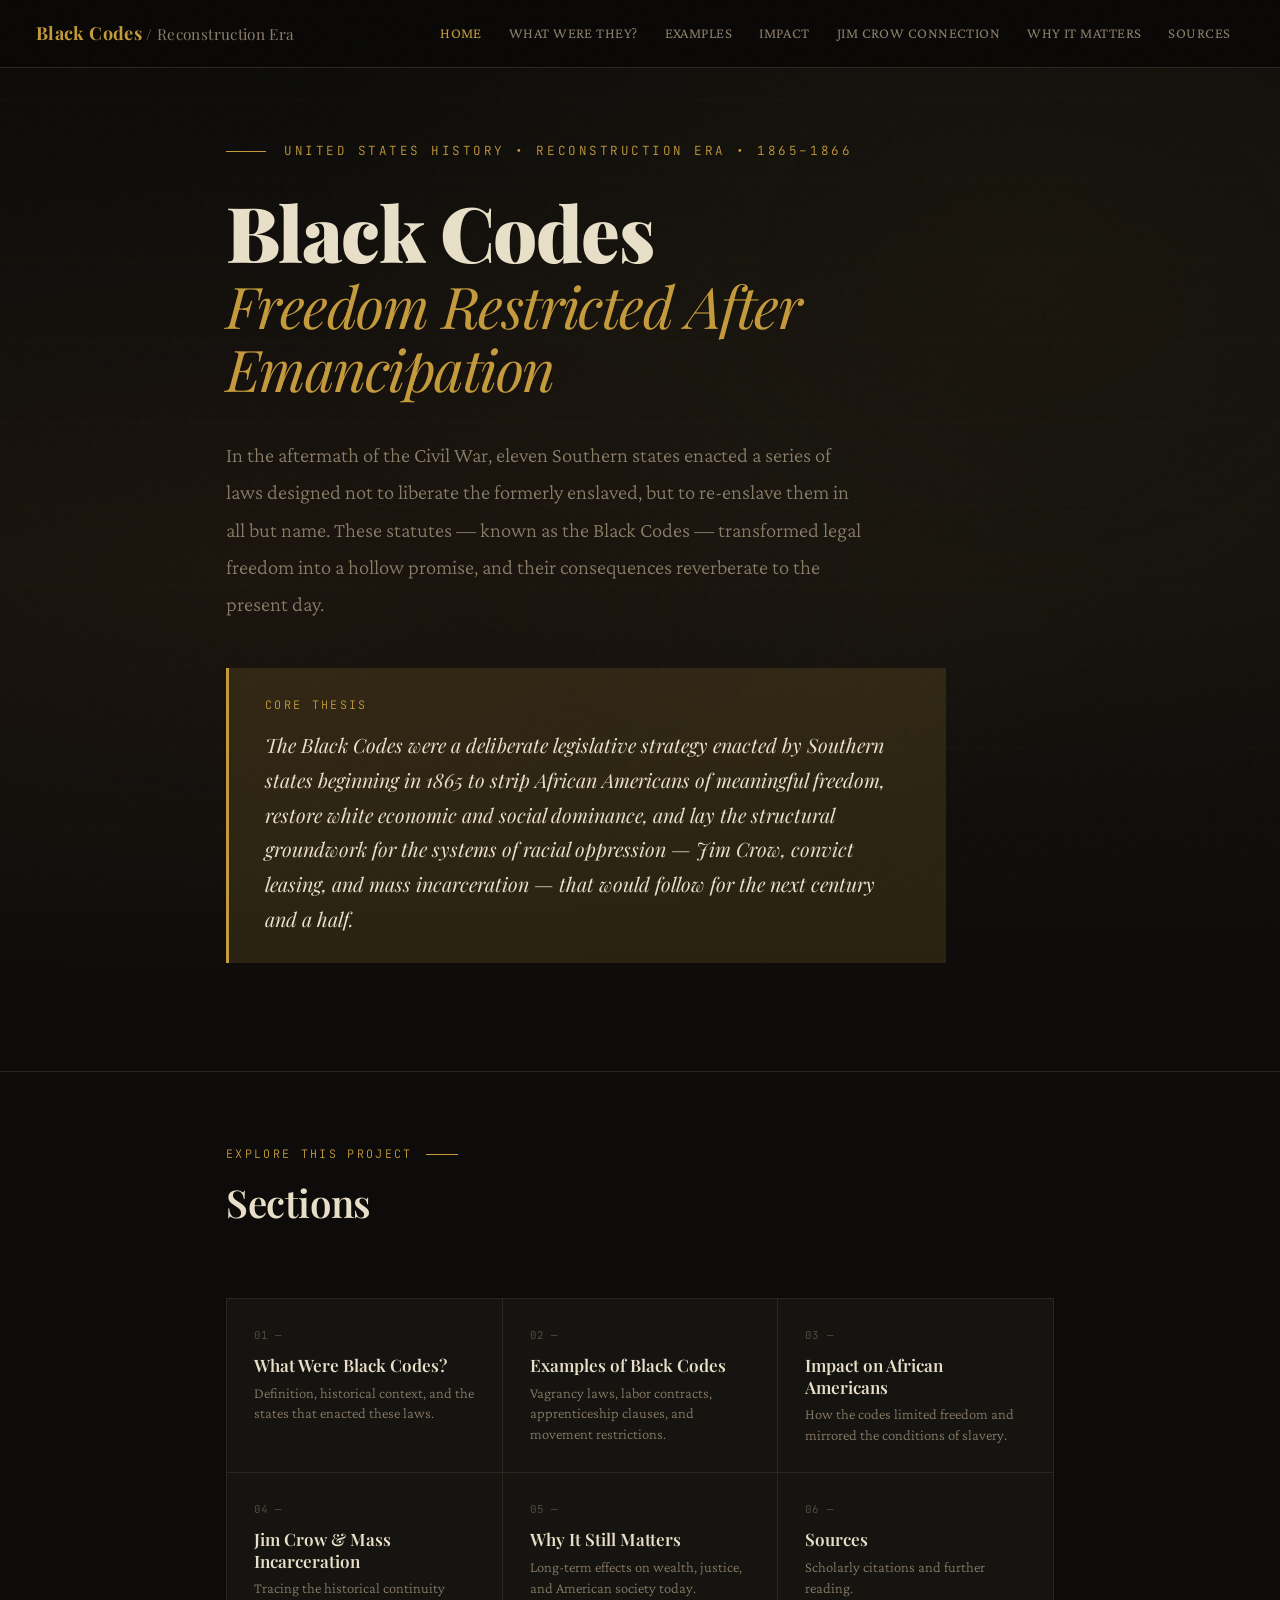
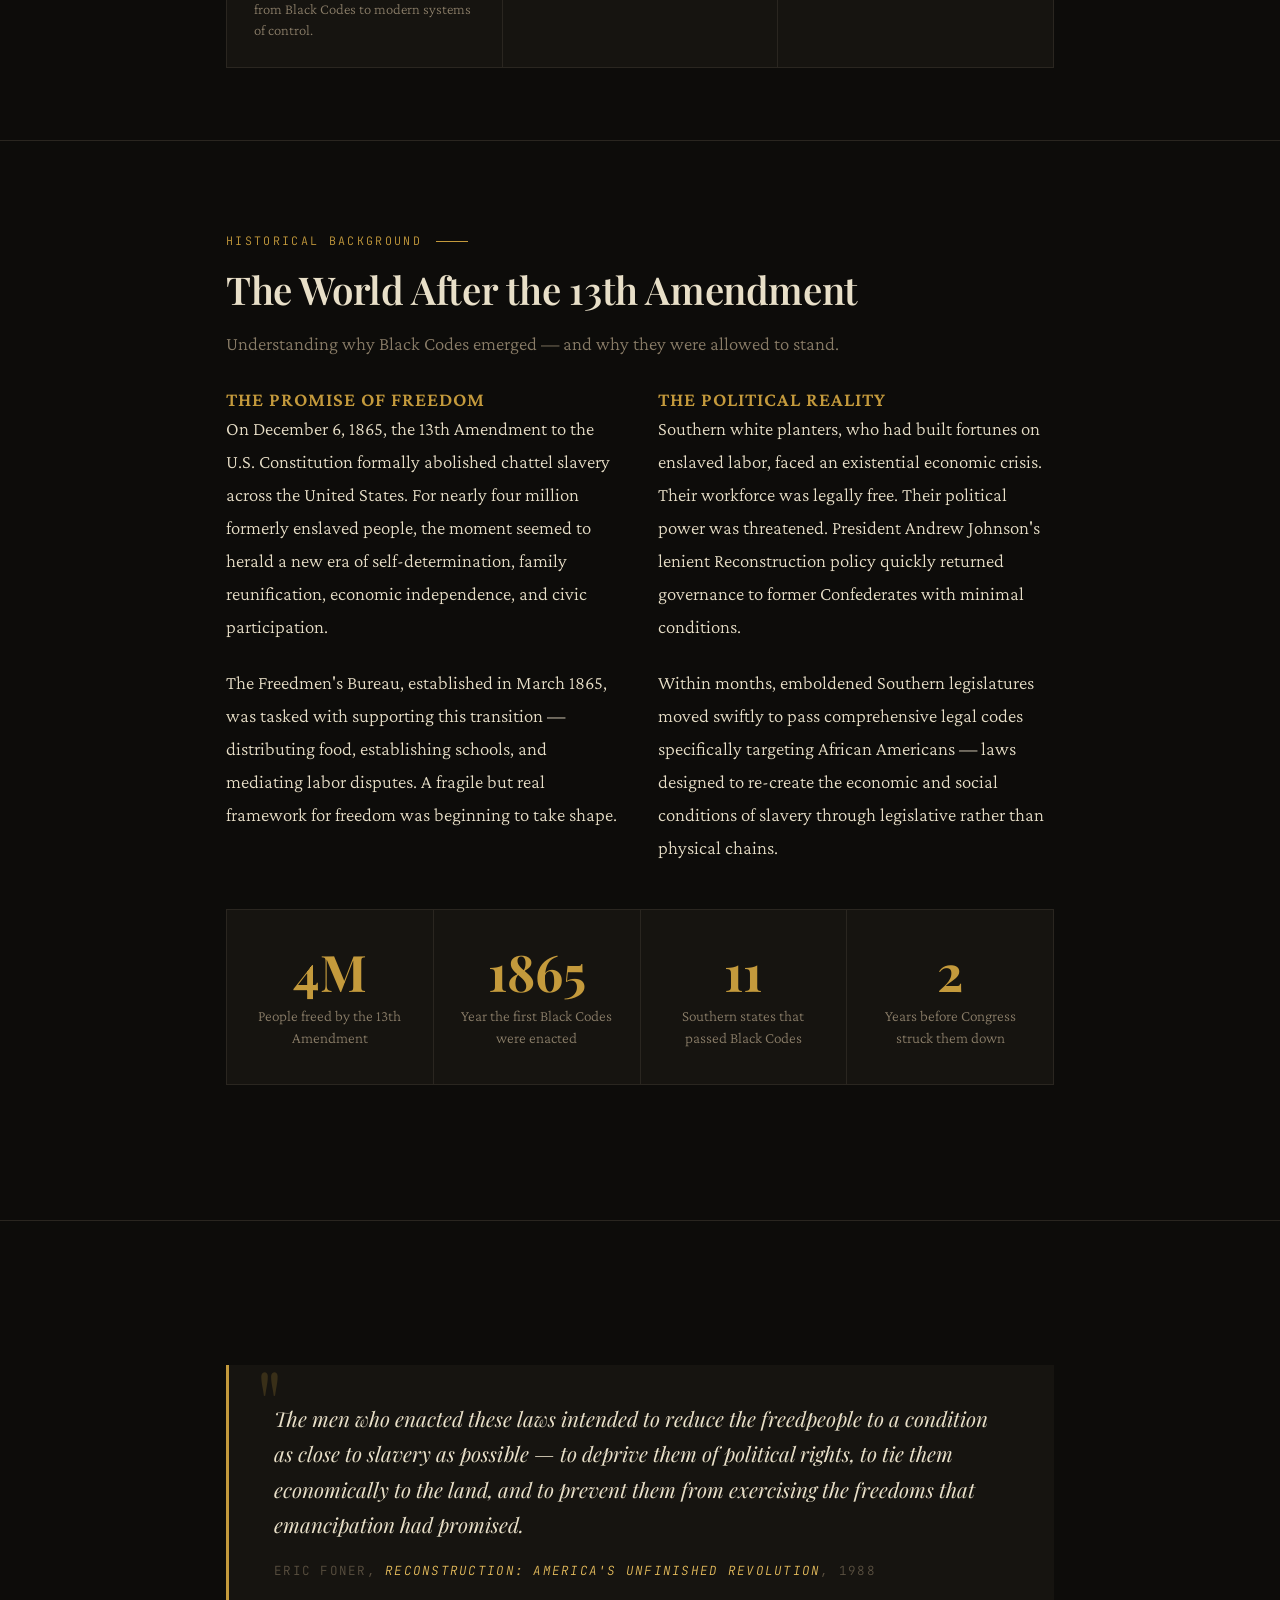
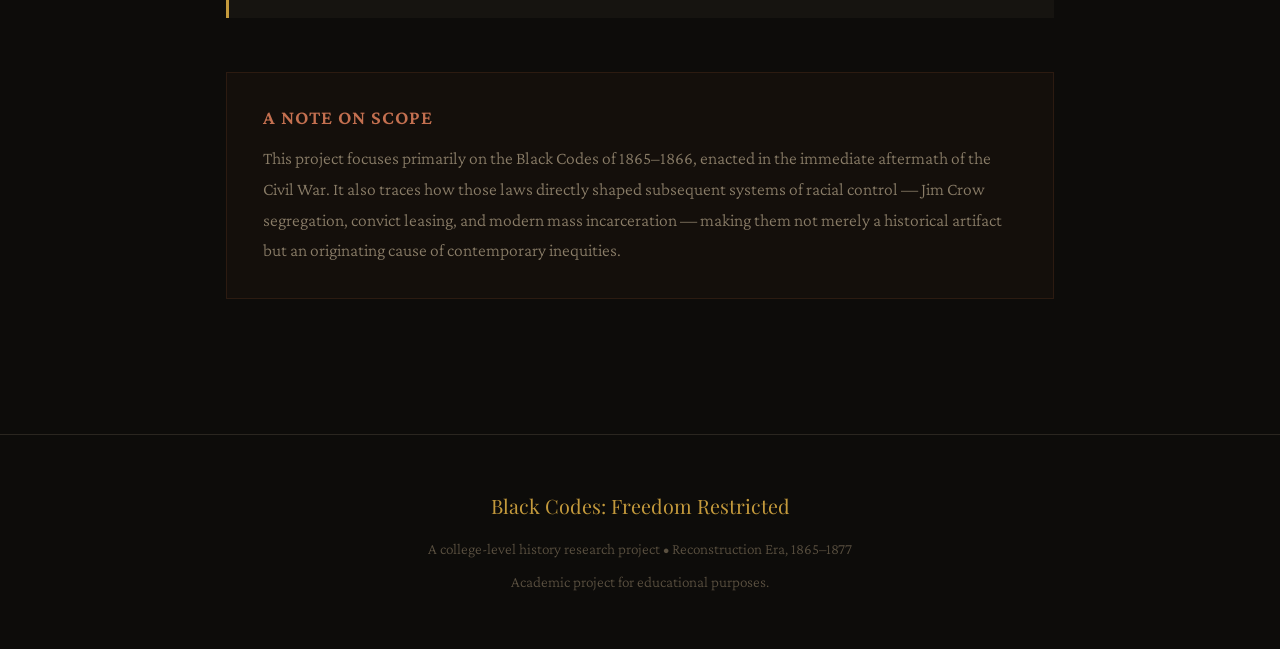
<file: index.html>
<!DOCTYPE html>
<html lang="en">
<head>
  <meta charset="UTF-8" />
  <meta name="viewport" content="width=device-width, initial-scale=1.0" />
  <title>Black Codes: Freedom Restricted After Emancipation</title>
  <meta name="description" content="An educational history project examining the Black Codes enacted after the Civil War and their lasting impact on American society." />
  <link rel="stylesheet" href="styles.css" />
</head>
<body>

  <!-- Navigation -->
  <nav class="nav">
    <div class="nav-brand">Black Codes <span>/ Reconstruction Era</span></div>
    <ul class="nav-links">
      <li><a href="index.html">Home</a></li>
      <li><a href="what-were-black-codes.html">What Were They?</a></li>
      <li><a href="examples.html">Examples</a></li>
      <li><a href="impact.html">Impact</a></li>
      <li><a href="connection.html">Jim Crow Connection</a></li>
      <li><a href="why-it-matters.html">Why It Matters</a></li>
      <li><a href="sources.html">Sources</a></li>
    </ul>
    <button class="nav-toggle" aria-label="Toggle navigation">
      <span></span><span></span><span></span>
    </button>
  </nav>

  <div class="page-wrapper">

    <!-- Hero Section -->
    <section class="hero">
      <div class="hero-bg"></div>
      <div class="container hero-content">
        <div class="hero-eyebrow">United States History &bull; Reconstruction Era &bull; 1865–1866</div>
        <h1>
          Black Codes
          <em>Freedom Restricted After Emancipation</em>
        </h1>
        <p class="hero-intro">
          In the aftermath of the Civil War, eleven Southern states enacted a series of laws 
          designed not to liberate the formerly enslaved, but to re-enslave them in all but name. 
          These statutes — known as the Black Codes — transformed legal freedom into a hollow promise, 
          and their consequences reverberate to the present day.
        </p>

        <div class="thesis-box fade-up">
          <div class="thesis-label">Core Thesis</div>
          <p>
            The Black Codes were a deliberate legislative strategy enacted by Southern states 
            beginning in 1865 to strip African Americans of meaningful freedom, restore white 
            economic and social dominance, and lay the structural groundwork for the systems 
            of racial oppression — Jim Crow, convict leasing, and mass incarceration — that 
            would follow for the next century and a half.
          </p>
        </div>
      </div>
    </section>

    <!-- Navigation Cards -->
    <section style="padding: 4rem 0;">
      <div class="container">
        <div class="section-label">Explore This Project</div>
        <h2 style="margin-bottom: 2rem;">Sections</h2>

        <div class="nav-cards">
          <a href="what-were-black-codes.html" class="nav-card">
            <div class="nav-card-num">01 —</div>
            <h3>What Were Black Codes?</h3>
            <p>Definition, historical context, and the states that enacted these laws.</p>
          </a>
          <a href="examples.html" class="nav-card">
            <div class="nav-card-num">02 —</div>
            <h3>Examples of Black Codes</h3>
            <p>Vagrancy laws, labor contracts, apprenticeship clauses, and movement restrictions.</p>
          </a>
          <a href="impact.html" class="nav-card">
            <div class="nav-card-num">03 —</div>
            <h3>Impact on African Americans</h3>
            <p>How the codes limited freedom and mirrored the conditions of slavery.</p>
          </a>
          <a href="connection.html" class="nav-card">
            <div class="nav-card-num">04 —</div>
            <h3>Jim Crow &amp; Mass Incarceration</h3>
            <p>Tracing the historical continuity from Black Codes to modern systems of control.</p>
          </a>
          <a href="why-it-matters.html" class="nav-card">
            <div class="nav-card-num">05 —</div>
            <h3>Why It Still Matters</h3>
            <p>Long-term effects on wealth, justice, and American society today.</p>
          </a>
          <a href="sources.html" class="nav-card">
            <div class="nav-card-num">06 —</div>
            <h3>Sources</h3>
            <p>Scholarly citations and further reading.</p>
          </a>
        </div>
      </div>
    </section>

    <!-- Context Section -->
    <section>
      <div class="container">
        <div class="section-label">Historical Background</div>
        <div class="section-heading">
          <h2>The World After the 13th Amendment</h2>
          <p>Understanding why Black Codes emerged — and why they were allowed to stand.</p>
        </div>

        <div style="display: grid; grid-template-columns: 1fr 1fr; gap: 2rem; margin-bottom: 2.5rem;">
          <div class="fade-up">
            <h4>The Promise of Freedom</h4>
            <p>
              On December 6, 1865, the 13th Amendment to the U.S. Constitution formally abolished 
              chattel slavery across the United States. For nearly four million formerly enslaved 
              people, the moment seemed to herald a new era of self-determination, family reunification, 
              economic independence, and civic participation.
            </p>
            <p>
              The Freedmen's Bureau, established in March 1865, was tasked with supporting this 
              transition — distributing food, establishing schools, and mediating labor disputes. 
              A fragile but real framework for freedom was beginning to take shape.
            </p>
          </div>
          <div class="fade-up">
            <h4>The Political Reality</h4>
            <p>
              Southern white planters, who had built fortunes on enslaved labor, faced an 
              existential economic crisis. Their workforce was legally free. Their political 
              power was threatened. President Andrew Johnson's lenient Reconstruction policy 
              quickly returned governance to former Confederates with minimal conditions.
            </p>
            <p>
              Within months, emboldened Southern legislatures moved swiftly to pass comprehensive 
              legal codes specifically targeting African Americans — laws designed to re-create 
              the economic and social conditions of slavery through legislative rather than 
              physical chains.
            </p>
          </div>
        </div>

        <div class="stat-row fade-up">
          <div class="stat-box">
            <div class="stat-number">4M</div>
            <div class="stat-label">People freed by the 13th Amendment</div>
          </div>
          <div class="stat-box">
            <div class="stat-number">1865</div>
            <div class="stat-label">Year the first Black Codes were enacted</div>
          </div>
          <div class="stat-box">
            <div class="stat-number">11</div>
            <div class="stat-label">Southern states that passed Black Codes</div>
          </div>
          <div class="stat-box">
            <div class="stat-number">2</div>
            <div class="stat-label">Years before Congress struck them down</div>
          </div>
        </div>
      </div>
    </section>

    <!-- Quote Section -->
    <section>
      <div class="container">
        <div class="quote-block fade-up">
          <blockquote>
            The men who enacted these laws intended to reduce the freedpeople to a condition as 
            close to slavery as possible — to deprive them of political rights, to tie them 
            economically to the land, and to prevent them from exercising the freedoms that 
            emancipation had promised.
          </blockquote>
          <div class="quote-source">Eric Foner, <em>Reconstruction: America's Unfinished Revolution</em>, 1988</div>
        </div>

        <div class="callout fade-up">
          <h4>A Note on Scope</h4>
          <p>
            This project focuses primarily on the Black Codes of 1865–1866, enacted in the immediate 
            aftermath of the Civil War. It also traces how those laws directly shaped subsequent 
            systems of racial control — Jim Crow segregation, convict leasing, and modern mass 
            incarceration — making them not merely a historical artifact but an originating cause 
            of contemporary inequities.
          </p>
        </div>
      </div>
    </section>

  </div><!-- end page-wrapper -->

  <!-- Footer -->
  <footer class="footer">
    <div class="footer-inner">
      <div class="footer-brand">Black Codes: Freedom Restricted</div>
      <p>A college-level history research project &bull; Reconstruction Era, 1865–1877</p>
      <p style="margin-top: 0.5rem;">Academic project for educational purposes.</p>
    </div>
  </footer>

  <script src="script.js"></script>
</body>
</html>
</file>
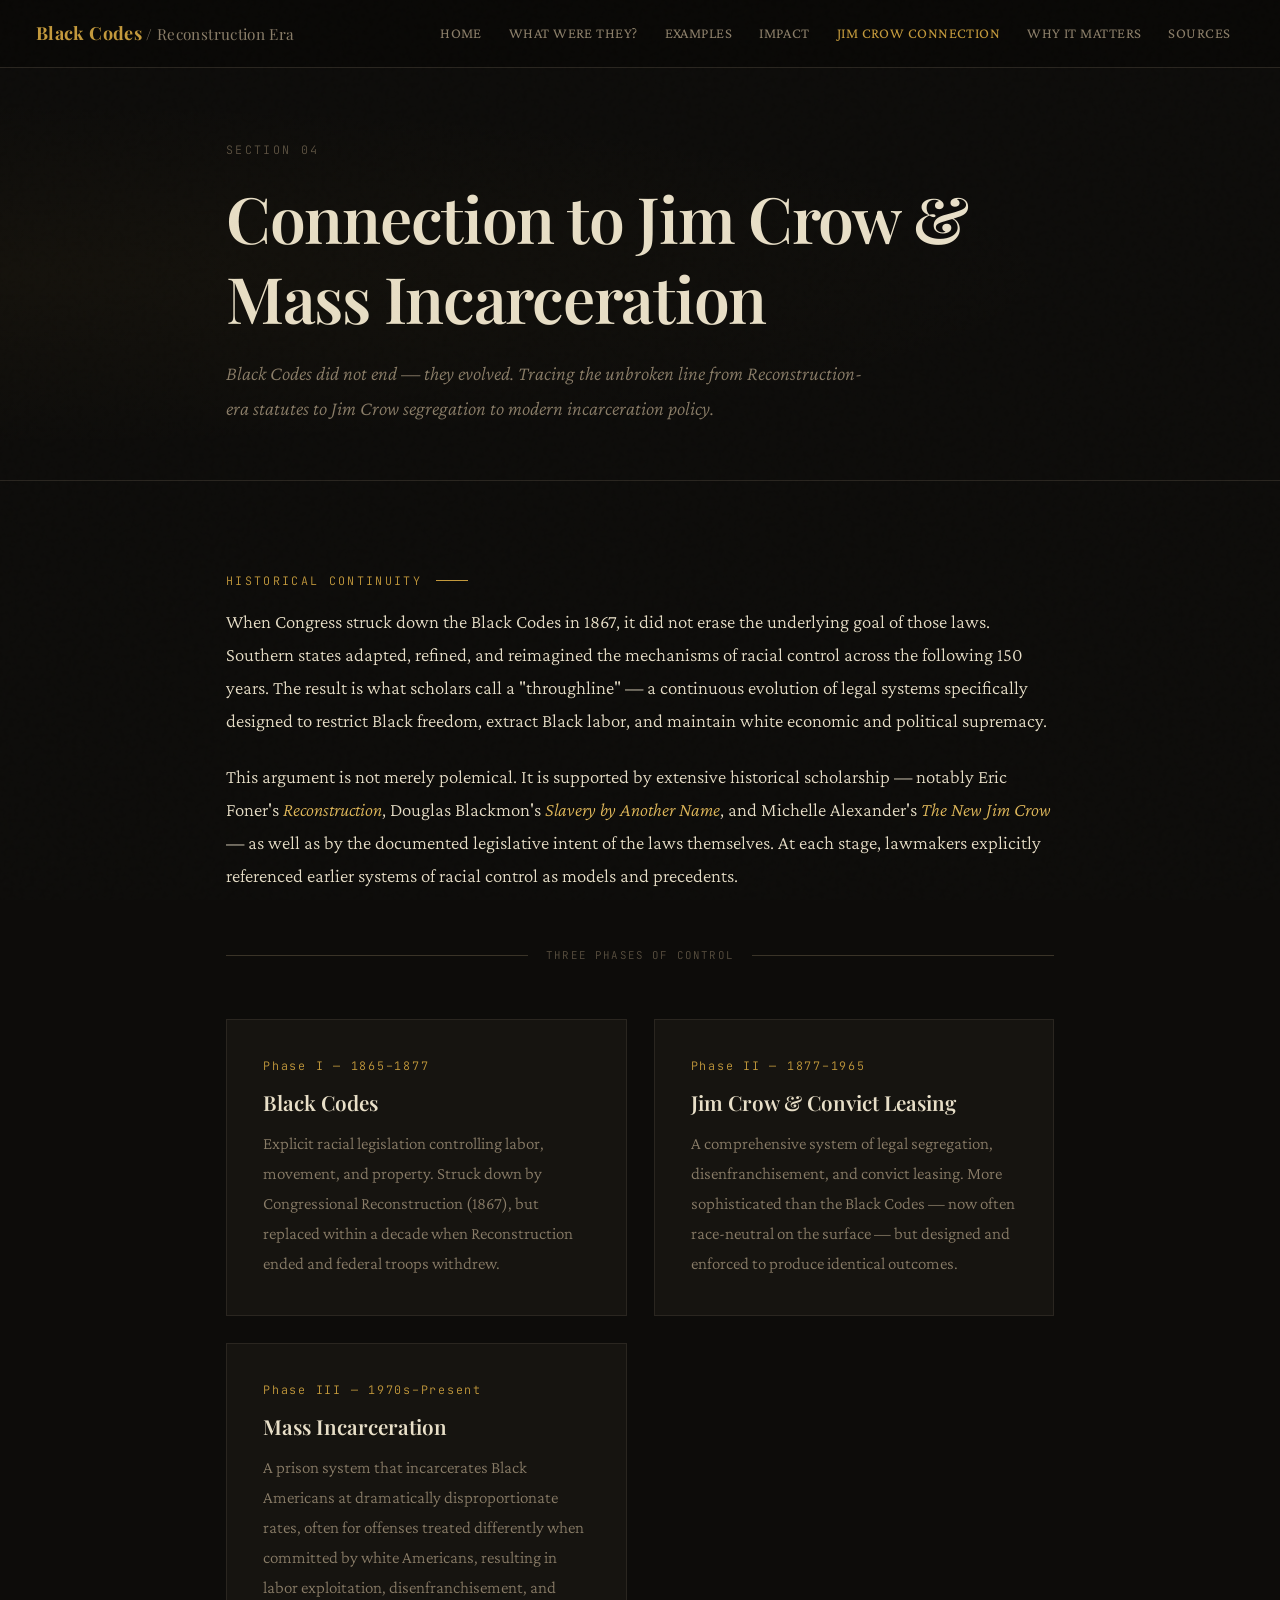
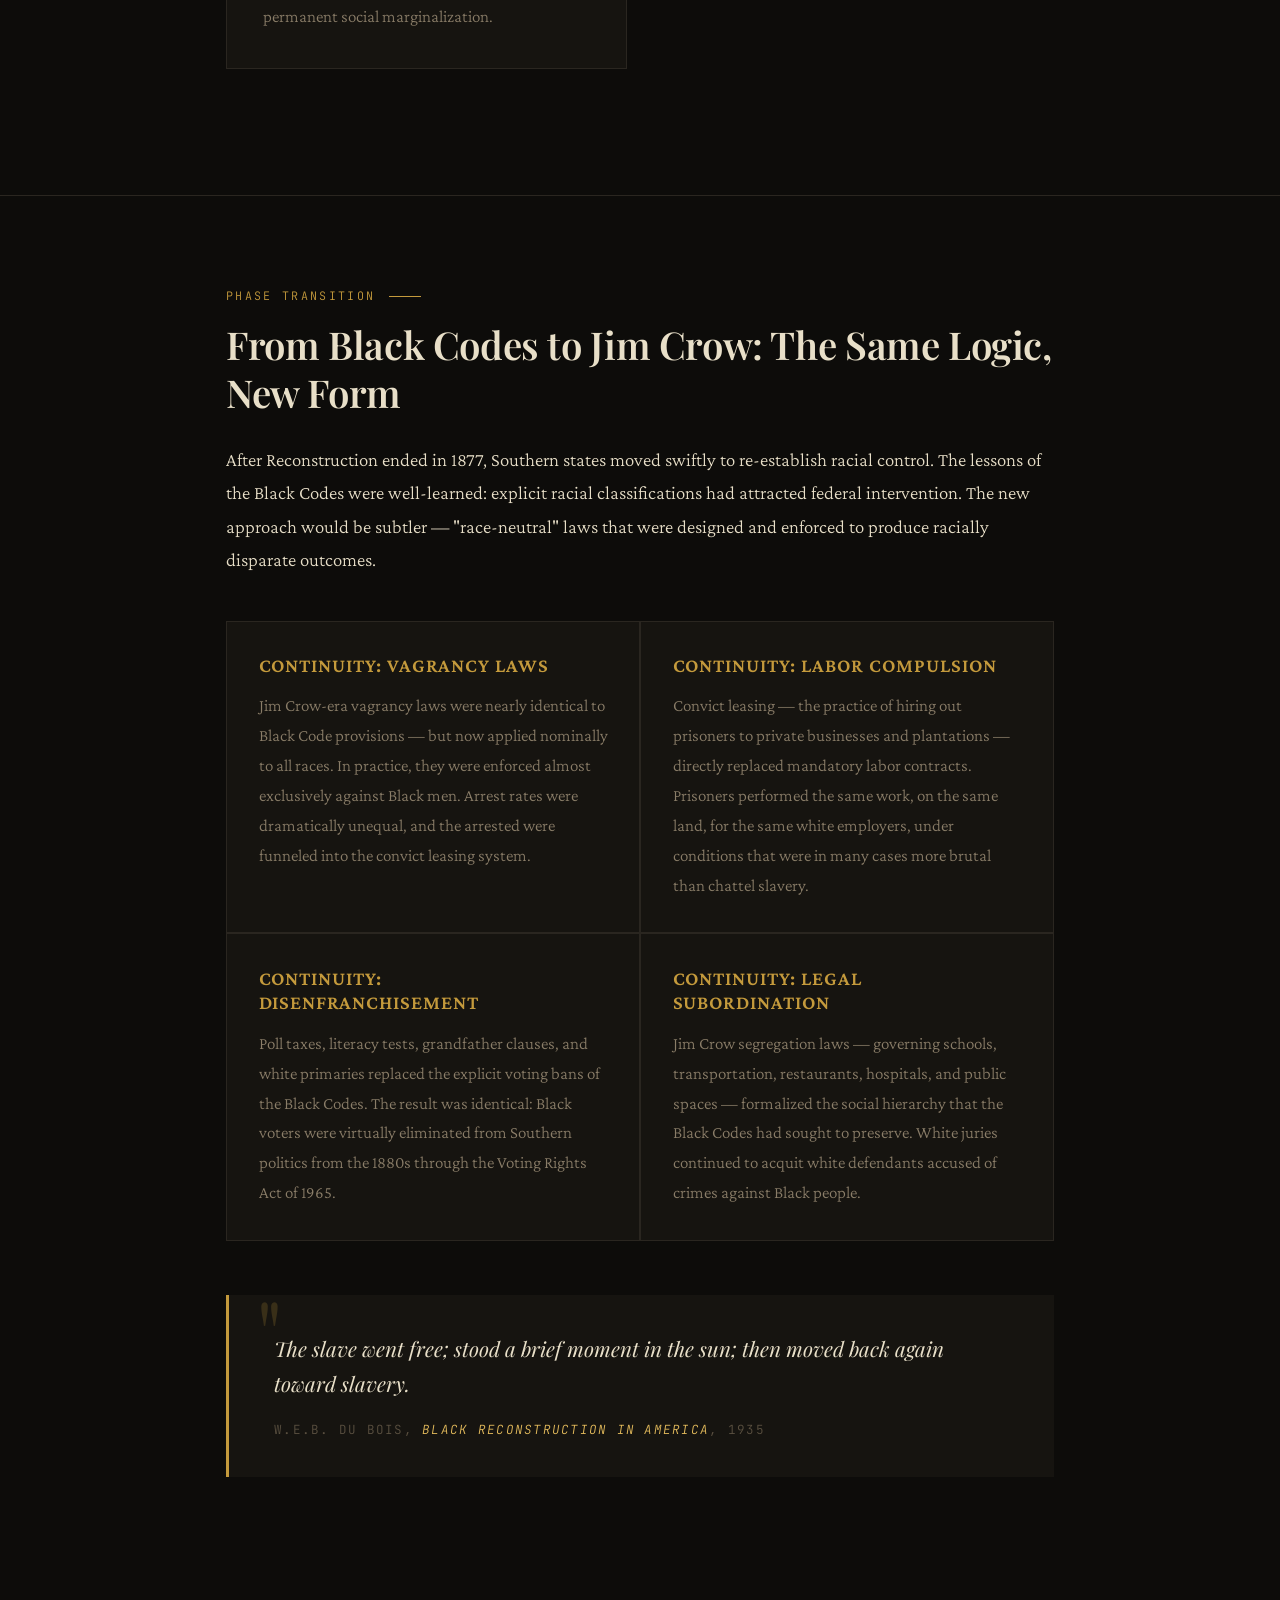
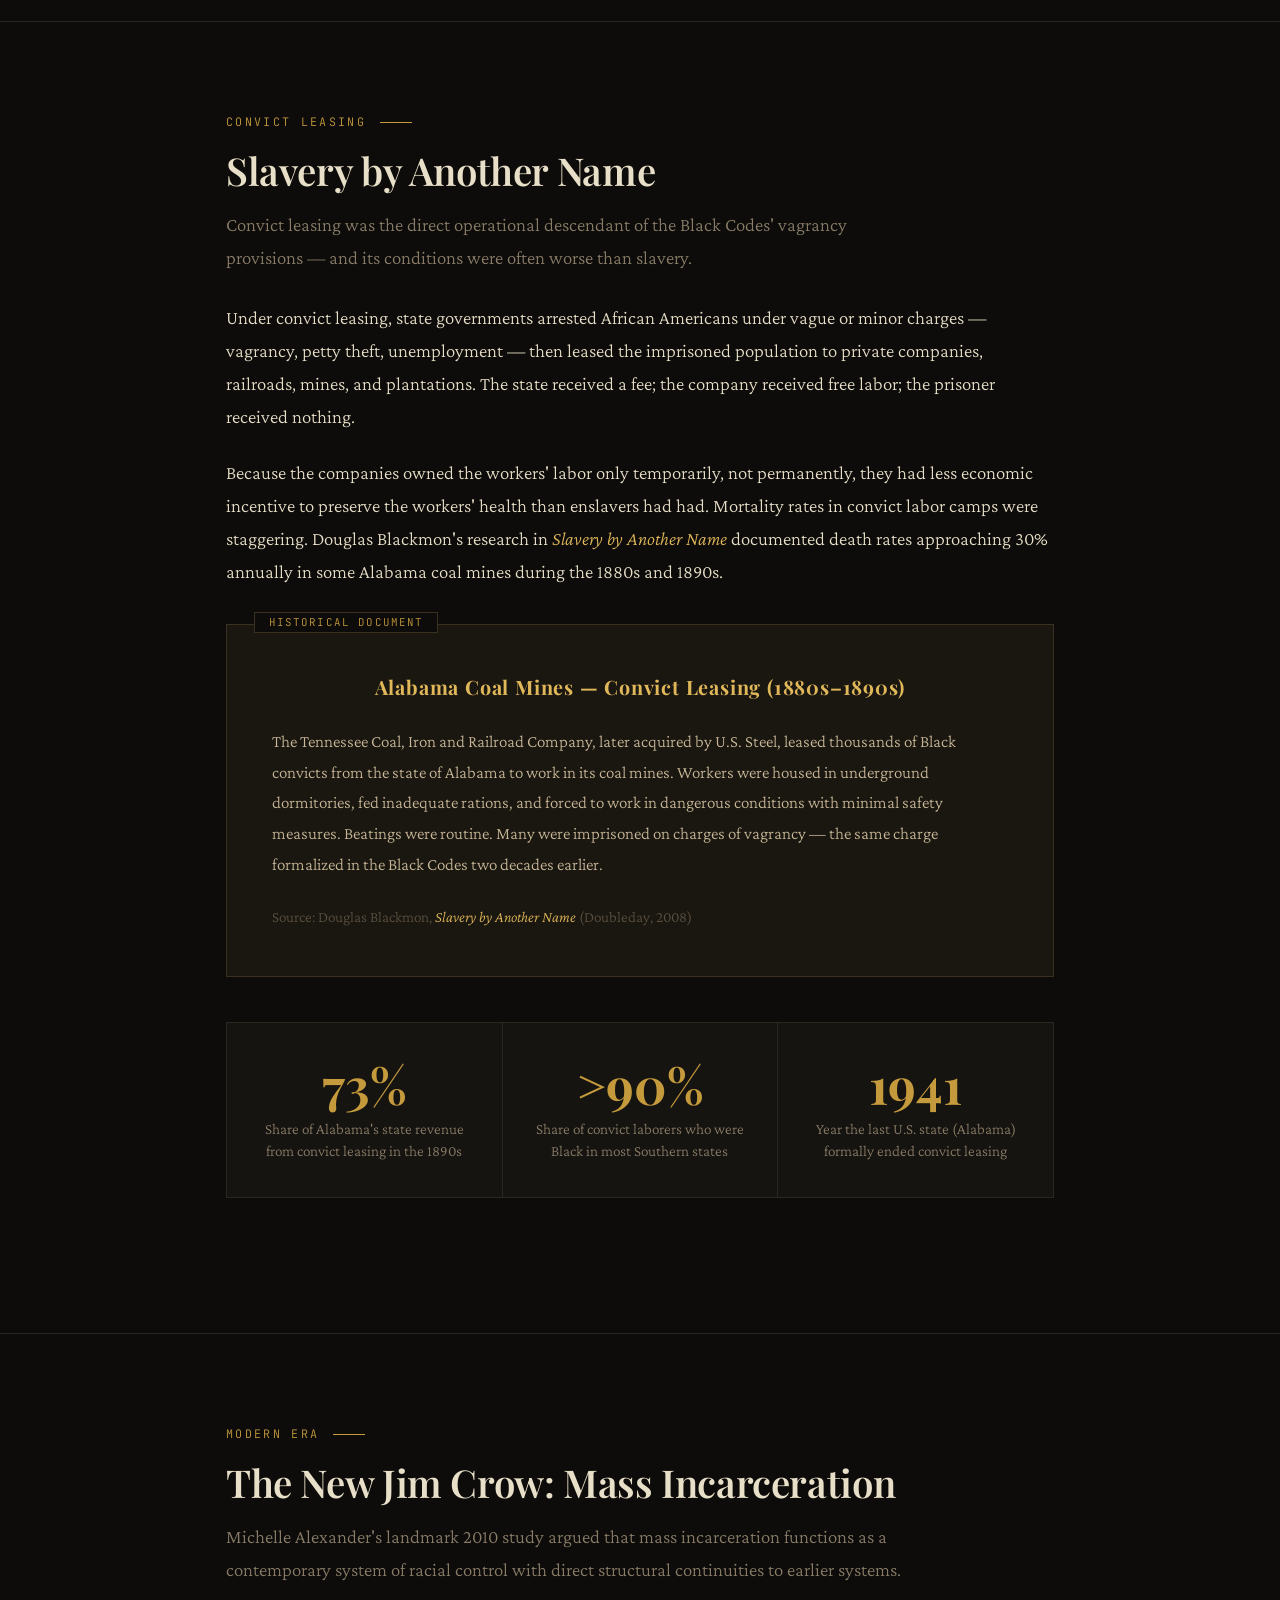
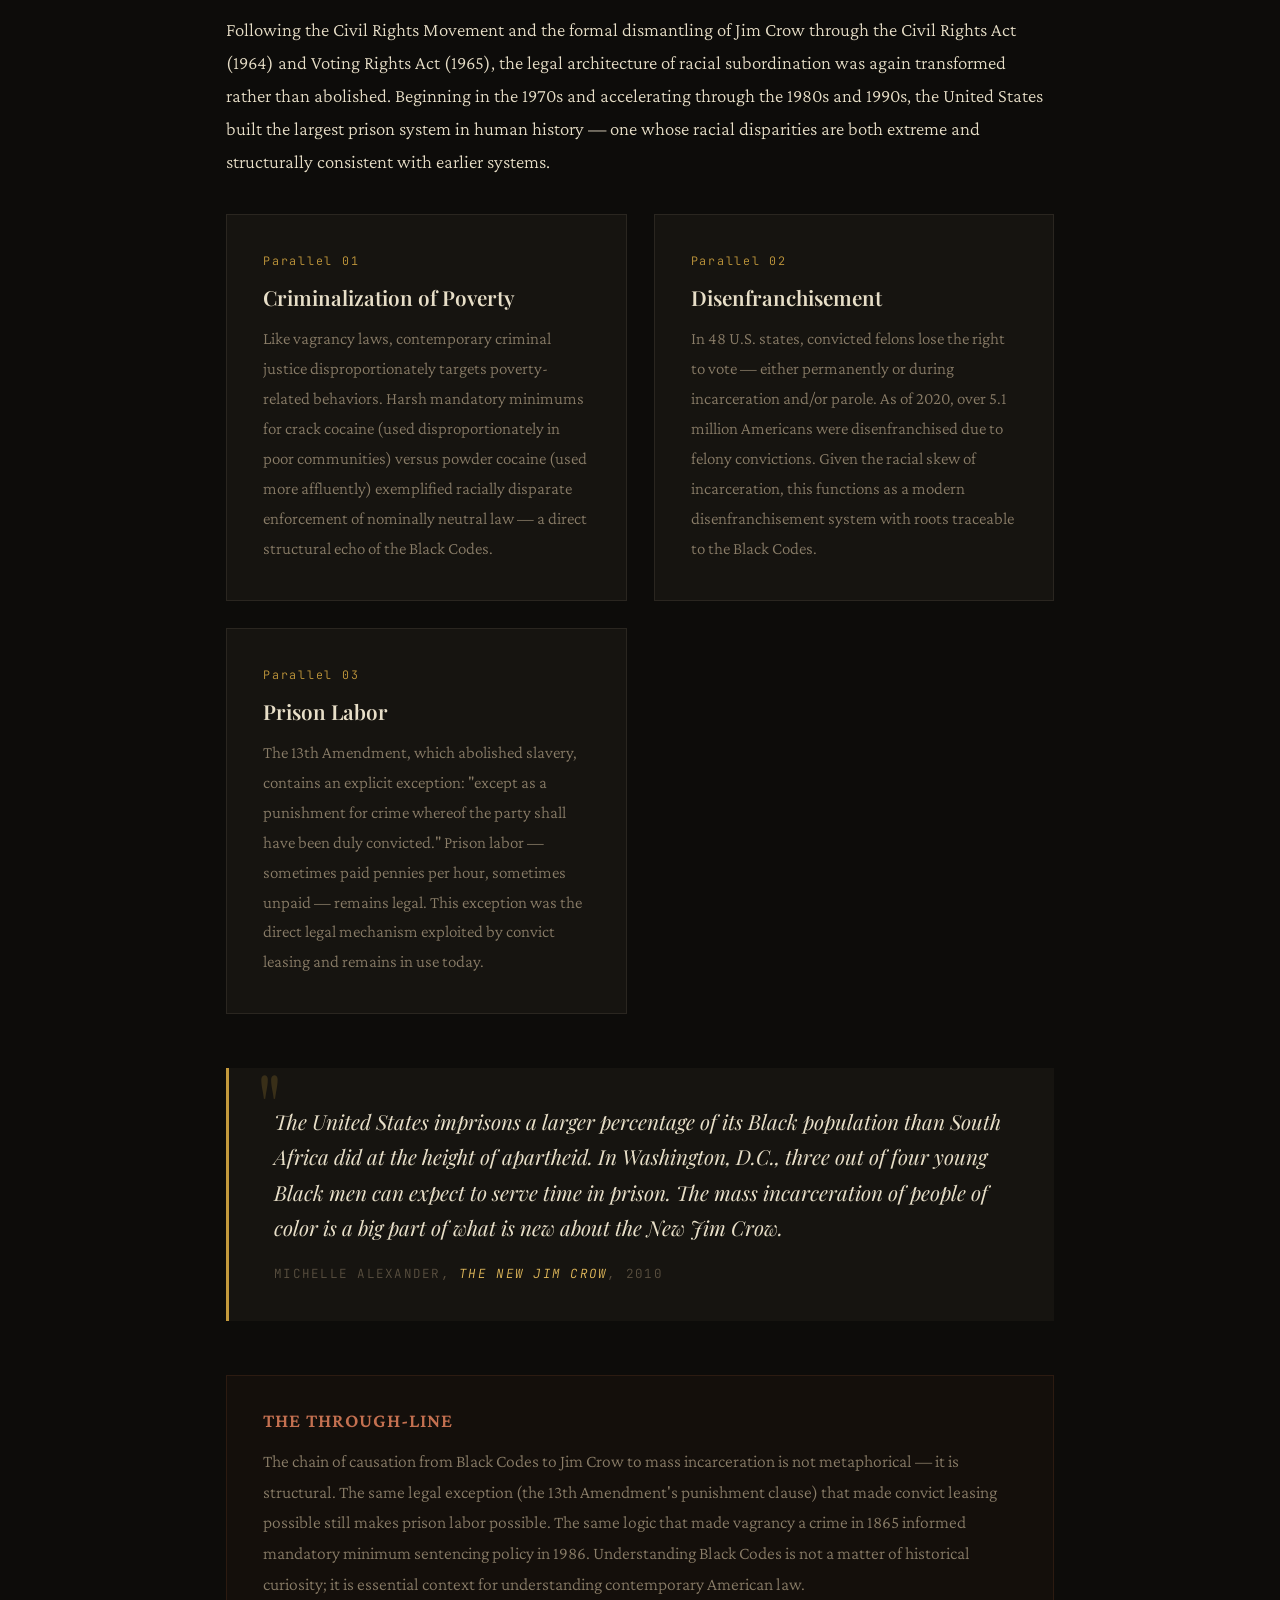
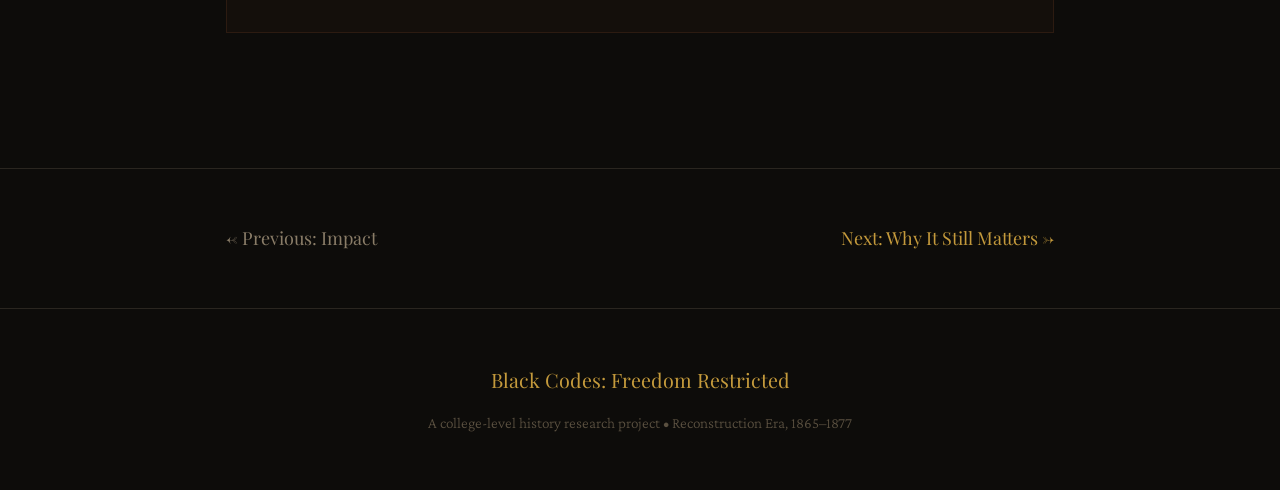
<file: connection.html>
<!DOCTYPE html>
<html lang="en">
<head>
  <meta charset="UTF-8" />
  <meta name="viewport" content="width=device-width, initial-scale=1.0" />
  <title>Connection to Jim Crow &amp; Mass Incarceration — Black Codes History Project</title>
  <meta name="description" content="How Black Codes directly influenced Jim Crow segregation, convict leasing, and the modern mass incarceration system." />
  <link rel="stylesheet" href="styles.css" />
</head>
<body>

  <nav class="nav">
    <div class="nav-brand">Black Codes <span>/ Reconstruction Era</span></div>
    <ul class="nav-links">
      <li><a href="index.html">Home</a></li>
      <li><a href="what-were-black-codes.html">What Were They?</a></li>
      <li><a href="examples.html">Examples</a></li>
      <li><a href="impact.html">Impact</a></li>
      <li><a href="connection.html">Jim Crow Connection</a></li>
      <li><a href="why-it-matters.html">Why It Matters</a></li>
      <li><a href="sources.html">Sources</a></li>
    </ul>
    <button class="nav-toggle" aria-label="Toggle navigation">
      <span></span><span></span><span></span>
    </button>
  </nav>

  <div class="page-wrapper">

    <div class="page-hero">
      <div class="container">
        <div class="page-number">Section 04</div>
        <h1>Connection to Jim Crow &amp; Mass Incarceration</h1>
        <p class="subtitle">
          Black Codes did not end — they evolved. Tracing the unbroken line from 
          Reconstruction-era statutes to Jim Crow segregation to modern incarceration policy.
        </p>
      </div>
    </div>

    <!-- Argument Overview -->
    <section>
      <div class="container">
        <div class="section-label">Historical Continuity</div>

        <p class="fade-up">
          When Congress struck down the Black Codes in 1867, it did not erase the 
          underlying goal of those laws. Southern states adapted, refined, and reimagined 
          the mechanisms of racial control across the following 150 years. The result 
          is what scholars call a "throughline" — a continuous evolution of legal 
          systems specifically designed to restrict Black freedom, extract Black labor, 
          and maintain white economic and political supremacy.
        </p>

        <p class="fade-up">
          This argument is not merely polemical. It is supported by extensive 
          historical scholarship — notably Eric Foner's <em>Reconstruction</em>, 
          Douglas Blackmon's <em>Slavery by Another Name</em>, and Michelle Alexander's 
          <em>The New Jim Crow</em> — as well as by the documented legislative intent 
          of the laws themselves. At each stage, lawmakers explicitly referenced 
          earlier systems of racial control as models and precedents.
        </p>

        <div class="divider">Three Phases of Control</div>

        <!-- Phase 1 -->
        <div class="card-grid">
          <div class="card fade-up">
            <div class="card-number">Phase I — 1865–1877</div>
            <h3>Black Codes</h3>
            <p>
              Explicit racial legislation controlling labor, movement, and property. 
              Struck down by Congressional Reconstruction (1867), but replaced within 
              a decade when Reconstruction ended and federal troops withdrew.
            </p>
          </div>
          <div class="card fade-up">
            <div class="card-number">Phase II — 1877–1965</div>
            <h3>Jim Crow &amp; Convict Leasing</h3>
            <p>
              A comprehensive system of legal segregation, disenfranchisement, and 
              convict leasing. More sophisticated than the Black Codes — now often 
              race-neutral on the surface — but designed and enforced to produce 
              identical outcomes.
            </p>
          </div>
          <div class="card fade-up">
            <div class="card-number">Phase III — 1970s–Present</div>
            <h3>Mass Incarceration</h3>
            <p>
              A prison system that incarcerates Black Americans at dramatically 
              disproportionate rates, often for offenses treated differently when 
              committed by white Americans, resulting in labor exploitation, 
              disenfranchisement, and permanent social marginalization.
            </p>
          </div>
        </div>
      </div>
    </section>

    <!-- Black Codes to Jim Crow -->
    <section>
      <div class="container">
        <div class="section-label">Phase Transition</div>
        <div class="section-heading">
          <h2>From Black Codes to Jim Crow: The Same Logic, New Form</h2>
        </div>

        <div class="fade-up">
          <p>
            After Reconstruction ended in 1877, Southern states moved swiftly to 
            re-establish racial control. The lessons of the Black Codes were well-learned: 
            explicit racial classifications had attracted federal intervention. 
            The new approach would be subtler — "race-neutral" laws that were designed 
            and enforced to produce racially disparate outcomes.
          </p>
        </div>

        <div class="info-panel fade-up">
          <div class="info-panel-cell">
            <h4>Continuity: Vagrancy Laws</h4>
            <p>
              Jim Crow-era vagrancy laws were nearly identical to Black Code provisions — 
              but now applied nominally to all races. In practice, they were enforced 
              almost exclusively against Black men. Arrest rates were dramatically 
              unequal, and the arrested were funneled into the convict leasing system.
            </p>
          </div>
          <div class="info-panel-cell">
            <h4>Continuity: Labor Compulsion</h4>
            <p>
              Convict leasing — the practice of hiring out prisoners to private businesses 
              and plantations — directly replaced mandatory labor contracts. Prisoners 
              performed the same work, on the same land, for the same white employers, 
              under conditions that were in many cases more brutal than chattel slavery.
            </p>
          </div>
          <div class="info-panel-cell">
            <h4>Continuity: Disenfranchisement</h4>
            <p>
              Poll taxes, literacy tests, grandfather clauses, and white primaries replaced 
              the explicit voting bans of the Black Codes. The result was identical: 
              Black voters were virtually eliminated from Southern politics from the 
              1880s through the Voting Rights Act of 1965.
            </p>
          </div>
          <div class="info-panel-cell">
            <h4>Continuity: Legal Subordination</h4>
            <p>
              Jim Crow segregation laws — governing schools, transportation, 
              restaurants, hospitals, and public spaces — formalized the social 
              hierarchy that the Black Codes had sought to preserve. White juries 
              continued to acquit white defendants accused of crimes against Black people.
            </p>
          </div>
        </div>

        <div class="quote-block fade-up">
          <blockquote>
            The slave went free; stood a brief moment in the sun; then moved 
            back again toward slavery.
          </blockquote>
          <div class="quote-source">W.E.B. Du Bois, <em>Black Reconstruction in America</em>, 1935</div>
        </div>
      </div>
    </section>

    <!-- Convict Leasing -->
    <section>
      <div class="container">
        <div class="section-label">Convict Leasing</div>
        <div class="section-heading">
          <h2>Slavery by Another Name</h2>
          <p>Convict leasing was the direct operational descendant of the Black Codes' 
          vagrancy provisions — and its conditions were often worse than slavery.</p>
        </div>

        <div class="fade-up">
          <p>
            Under convict leasing, state governments arrested African Americans under 
            vague or minor charges — vagrancy, petty theft, unemployment — then leased 
            the imprisoned population to private companies, railroads, mines, 
            and plantations. The state received a fee; the company received free labor; 
            the prisoner received nothing.
          </p>
          <p>
            Because the companies owned the workers' labor only temporarily, not permanently, 
            they had less economic incentive to preserve the workers' health than enslavers 
            had had. Mortality rates in convict labor camps were staggering. Douglas 
            Blackmon's research in <em>Slavery by Another Name</em> documented death 
            rates approaching 30% annually in some Alabama coal mines during the 1880s 
            and 1890s.
          </p>
        </div>

        <div class="doc-block fade-up">
          <div class="doc-title">Alabama Coal Mines — Convict Leasing (1880s–1890s)</div>
          <p>
            The Tennessee Coal, Iron and Railroad Company, later acquired by U.S. Steel, 
            leased thousands of Black convicts from the state of Alabama to work in 
            its coal mines. Workers were housed in underground dormitories, fed 
            inadequate rations, and forced to work in dangerous conditions with minimal 
            safety measures. Beatings were routine. Many were imprisoned on charges 
            of vagrancy — the same charge formalized in the Black Codes two decades earlier.
          </p>
          <p style="margin-top: 1rem; font-size: 0.85rem; color: var(--text-dim);">
            Source: Douglas Blackmon, <em>Slavery by Another Name</em> (Doubleday, 2008)
          </p>
        </div>

        <div class="stat-row fade-up">
          <div class="stat-box">
            <div class="stat-number">73%</div>
            <div class="stat-label">Share of Alabama's state revenue from convict leasing in the 1890s</div>
          </div>
          <div class="stat-box">
            <div class="stat-number">&gt;90%</div>
            <div class="stat-label">Share of convict laborers who were Black in most Southern states</div>
          </div>
          <div class="stat-box">
            <div class="stat-number">1941</div>
            <div class="stat-label">Year the last U.S. state (Alabama) formally ended convict leasing</div>
          </div>
        </div>
      </div>
    </section>

    <!-- Mass Incarceration -->
    <section>
      <div class="container">
        <div class="section-label">Modern Era</div>
        <div class="section-heading">
          <h2>The New Jim Crow: Mass Incarceration</h2>
          <p>Michelle Alexander's landmark 2010 study argued that mass incarceration 
          functions as a contemporary system of racial control with direct structural 
          continuities to earlier systems.</p>
        </div>

        <div class="fade-up">
          <p>
            Following the Civil Rights Movement and the formal dismantling of Jim Crow 
            through the Civil Rights Act (1964) and Voting Rights Act (1965), the 
            legal architecture of racial subordination was again transformed rather 
            than abolished. Beginning in the 1970s and accelerating through the 
            1980s and 1990s, the United States built the largest prison system in 
            human history — one whose racial disparities are both extreme and 
            structurally consistent with earlier systems.
          </p>
        </div>

        <div class="card-grid fade-up">
          <div class="card">
            <div class="card-number">Parallel 01</div>
            <h3>Criminalization of Poverty</h3>
            <p>
              Like vagrancy laws, contemporary criminal justice disproportionately 
              targets poverty-related behaviors. Harsh mandatory minimums for crack 
              cocaine (used disproportionately in poor communities) versus powder 
              cocaine (used more affluently) exemplified racially disparate enforcement 
              of nominally neutral law — a direct structural echo of the Black Codes.
            </p>
          </div>
          <div class="card">
            <div class="card-number">Parallel 02</div>
            <h3>Disenfranchisement</h3>
            <p>
              In 48 U.S. states, convicted felons lose the right to vote — 
              either permanently or during incarceration and/or parole. 
              As of 2020, over 5.1 million Americans were disenfranchised 
              due to felony convictions. Given the racial skew of incarceration, 
              this functions as a modern disenfranchisement system with 
              roots traceable to the Black Codes.
            </p>
          </div>
          <div class="card">
            <div class="card-number">Parallel 03</div>
            <h3>Prison Labor</h3>
            <p>
              The 13th Amendment, which abolished slavery, contains an 
              explicit exception: "except as a punishment for crime whereof 
              the party shall have been duly convicted." Prison labor — 
              sometimes paid pennies per hour, sometimes unpaid — remains 
              legal. This exception was the direct legal mechanism exploited 
              by convict leasing and remains in use today.
            </p>
          </div>
        </div>

        <div class="quote-block fade-up">
          <blockquote>
            The United States imprisons a larger percentage of its Black population 
            than South Africa did at the height of apartheid. In Washington, D.C., 
            three out of four young Black men can expect to serve time in prison. 
            The mass incarceration of people of color is a big part of what is new 
            about the New Jim Crow.
          </blockquote>
          <div class="quote-source">Michelle Alexander, <em>The New Jim Crow</em>, 2010</div>
        </div>

        <div class="callout fade-up">
          <h4>The Through-Line</h4>
          <p>
            The chain of causation from Black Codes to Jim Crow to mass incarceration 
            is not metaphorical — it is structural. The same legal exception (the 
            13th Amendment's punishment clause) that made convict leasing possible 
            still makes prison labor possible. The same logic that made vagrancy a 
            crime in 1865 informed mandatory minimum sentencing policy in 1986. 
            Understanding Black Codes is not a matter of historical curiosity; 
            it is essential context for understanding contemporary American law.
          </p>
        </div>
      </div>
    </section>

    <!-- Navigation -->
    <section style="padding: 3rem 0;">
      <div class="container" style="display: flex; justify-content: space-between; align-items: center;">
        <a href="impact.html" style="color: var(--text-muted); font-family: var(--font-display);">← Previous: Impact</a>
        <a href="why-it-matters.html" style="color: var(--accent); font-family: var(--font-display);">Next: Why It Still Matters →</a>
      </div>
    </section>

  </div>

  <footer class="footer">
    <div class="footer-inner">
      <div class="footer-brand">Black Codes: Freedom Restricted</div>
      <p>A college-level history research project &bull; Reconstruction Era, 1865–1877</p>
    </div>
  </footer>

  <script src="script.js"></script>
</body>
</html>
</file>
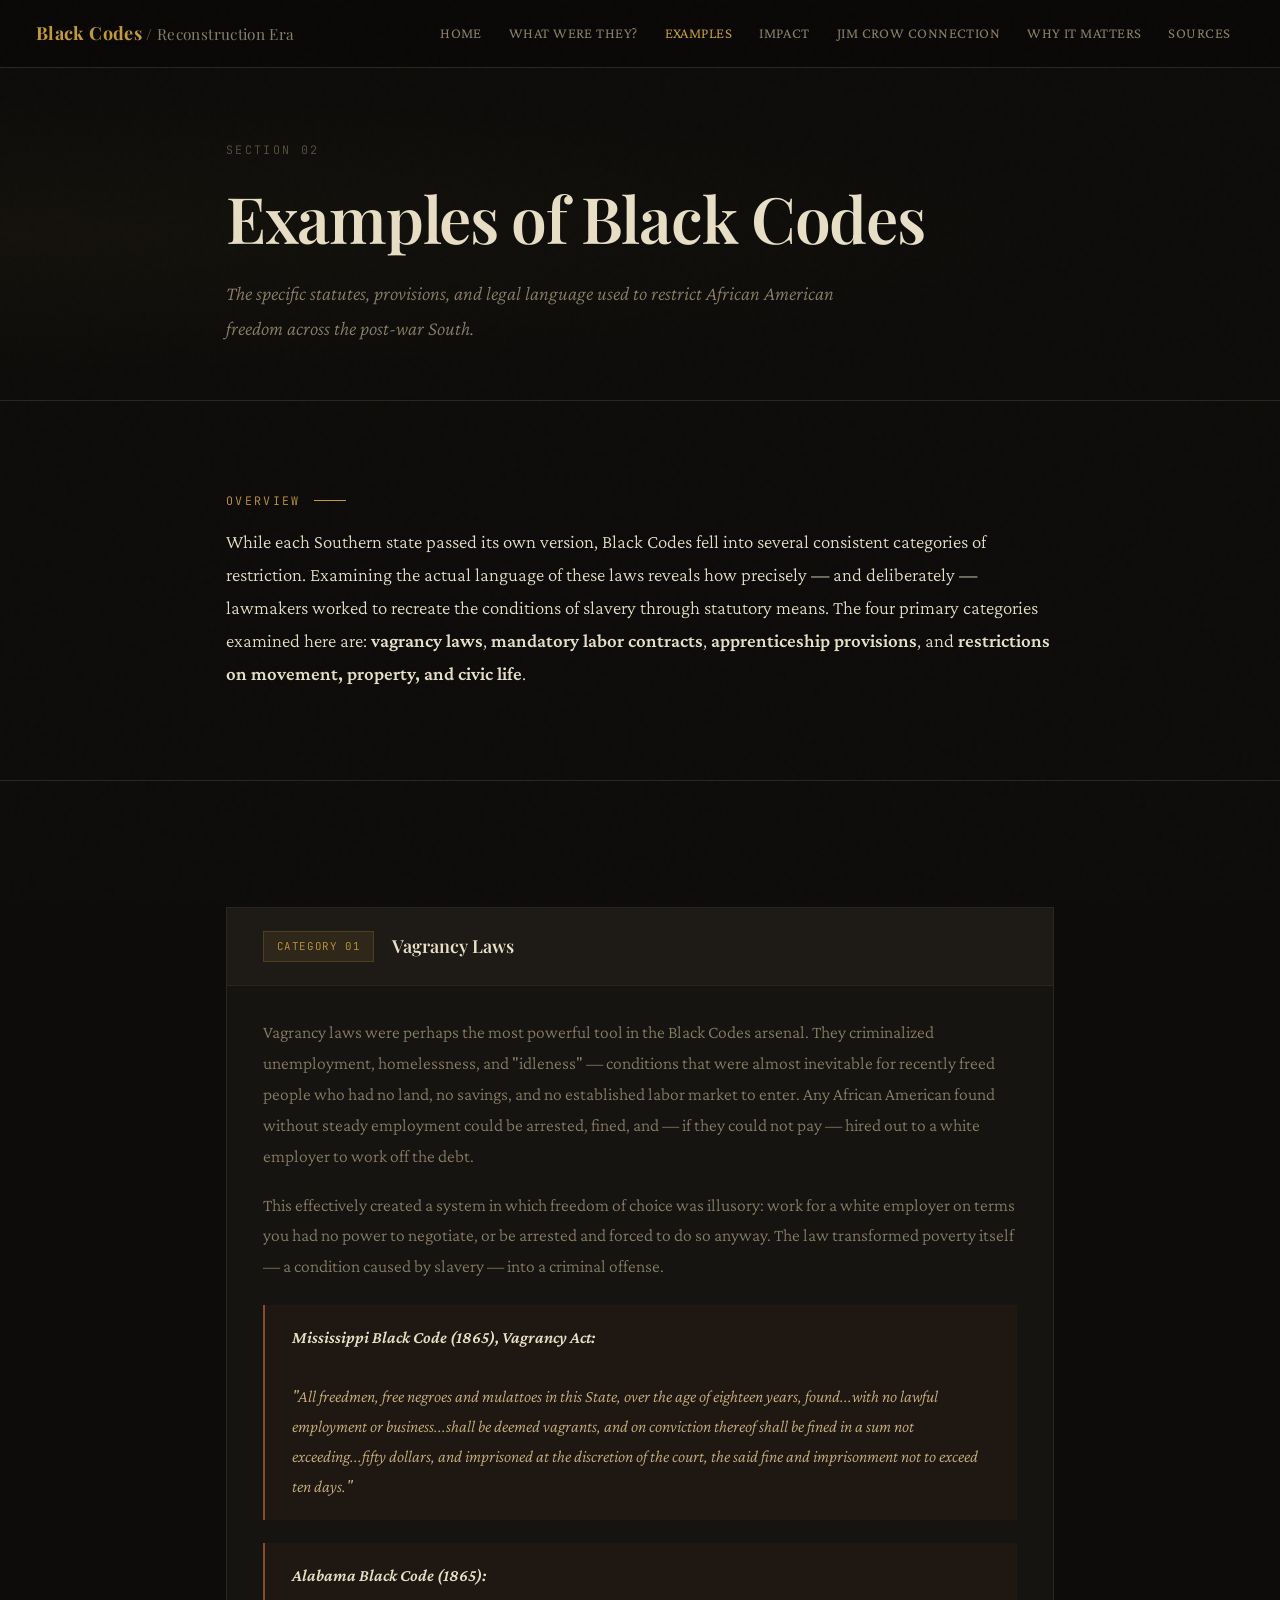
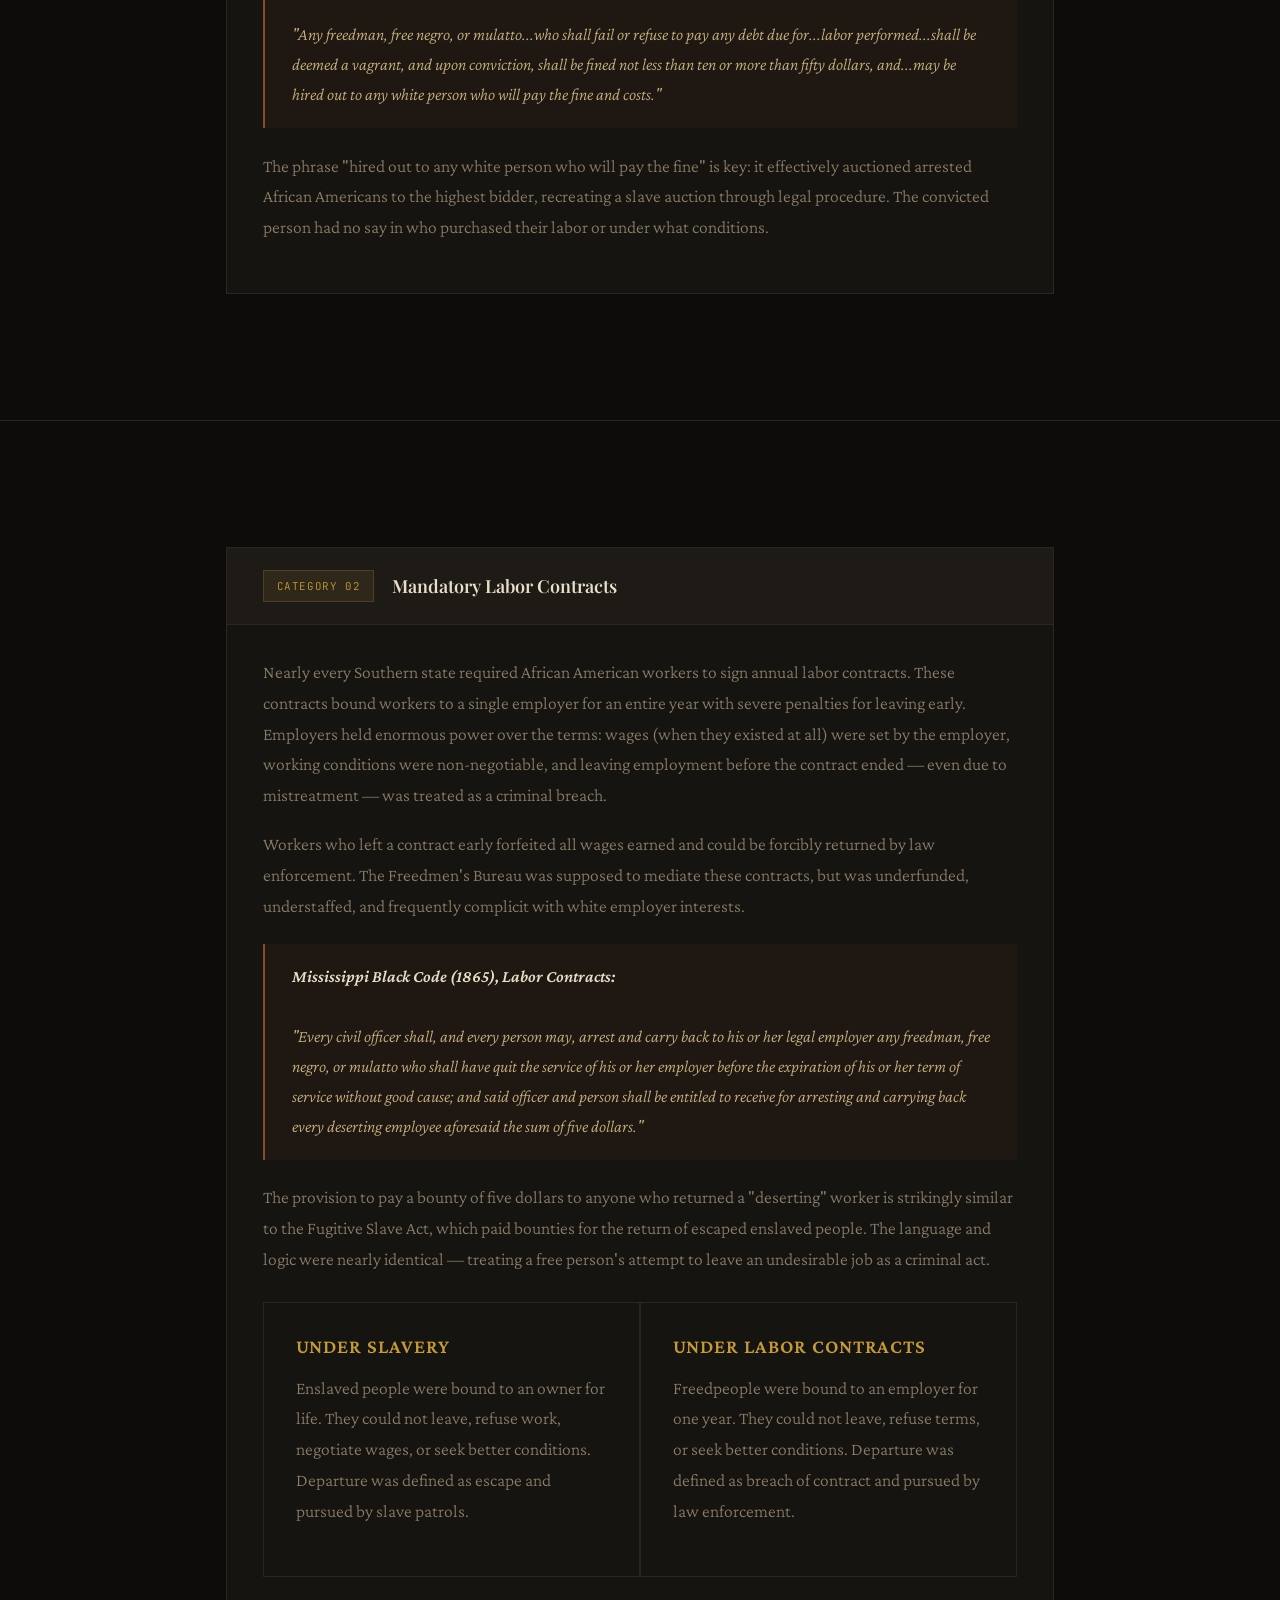
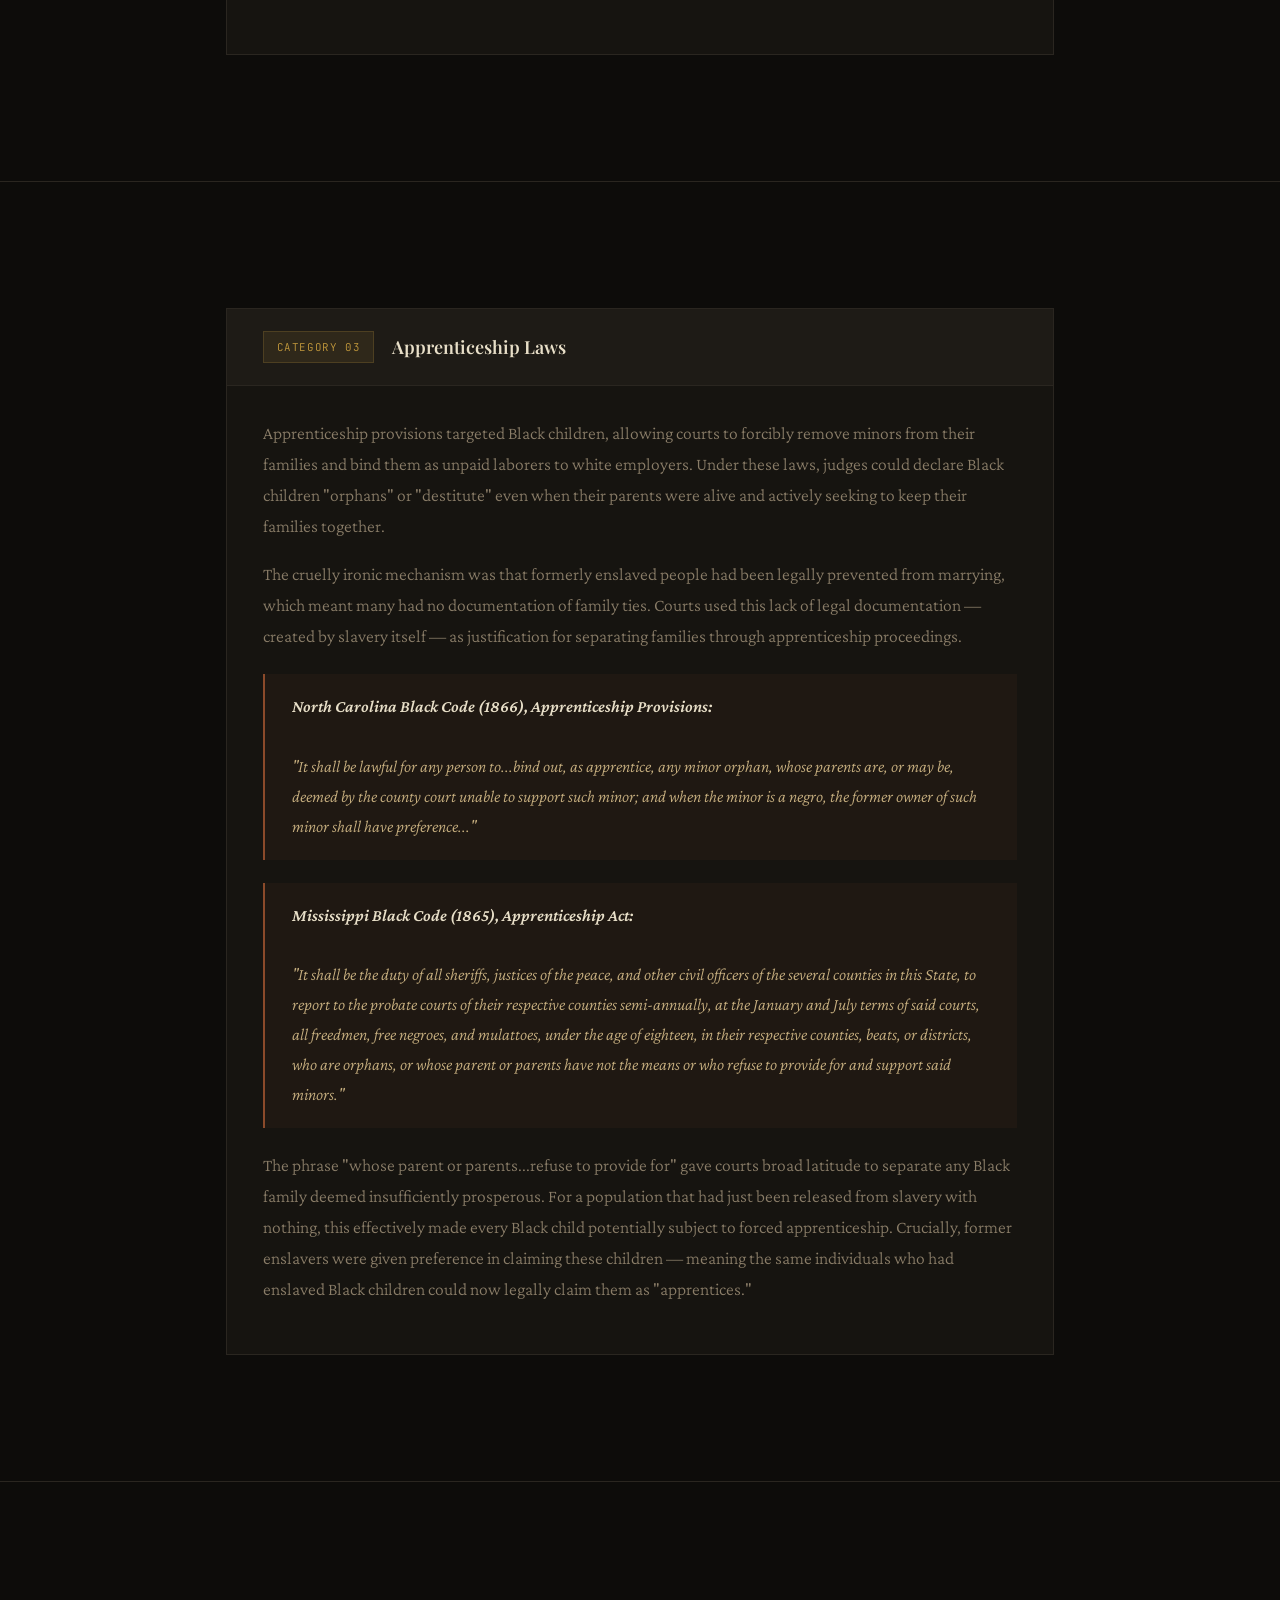
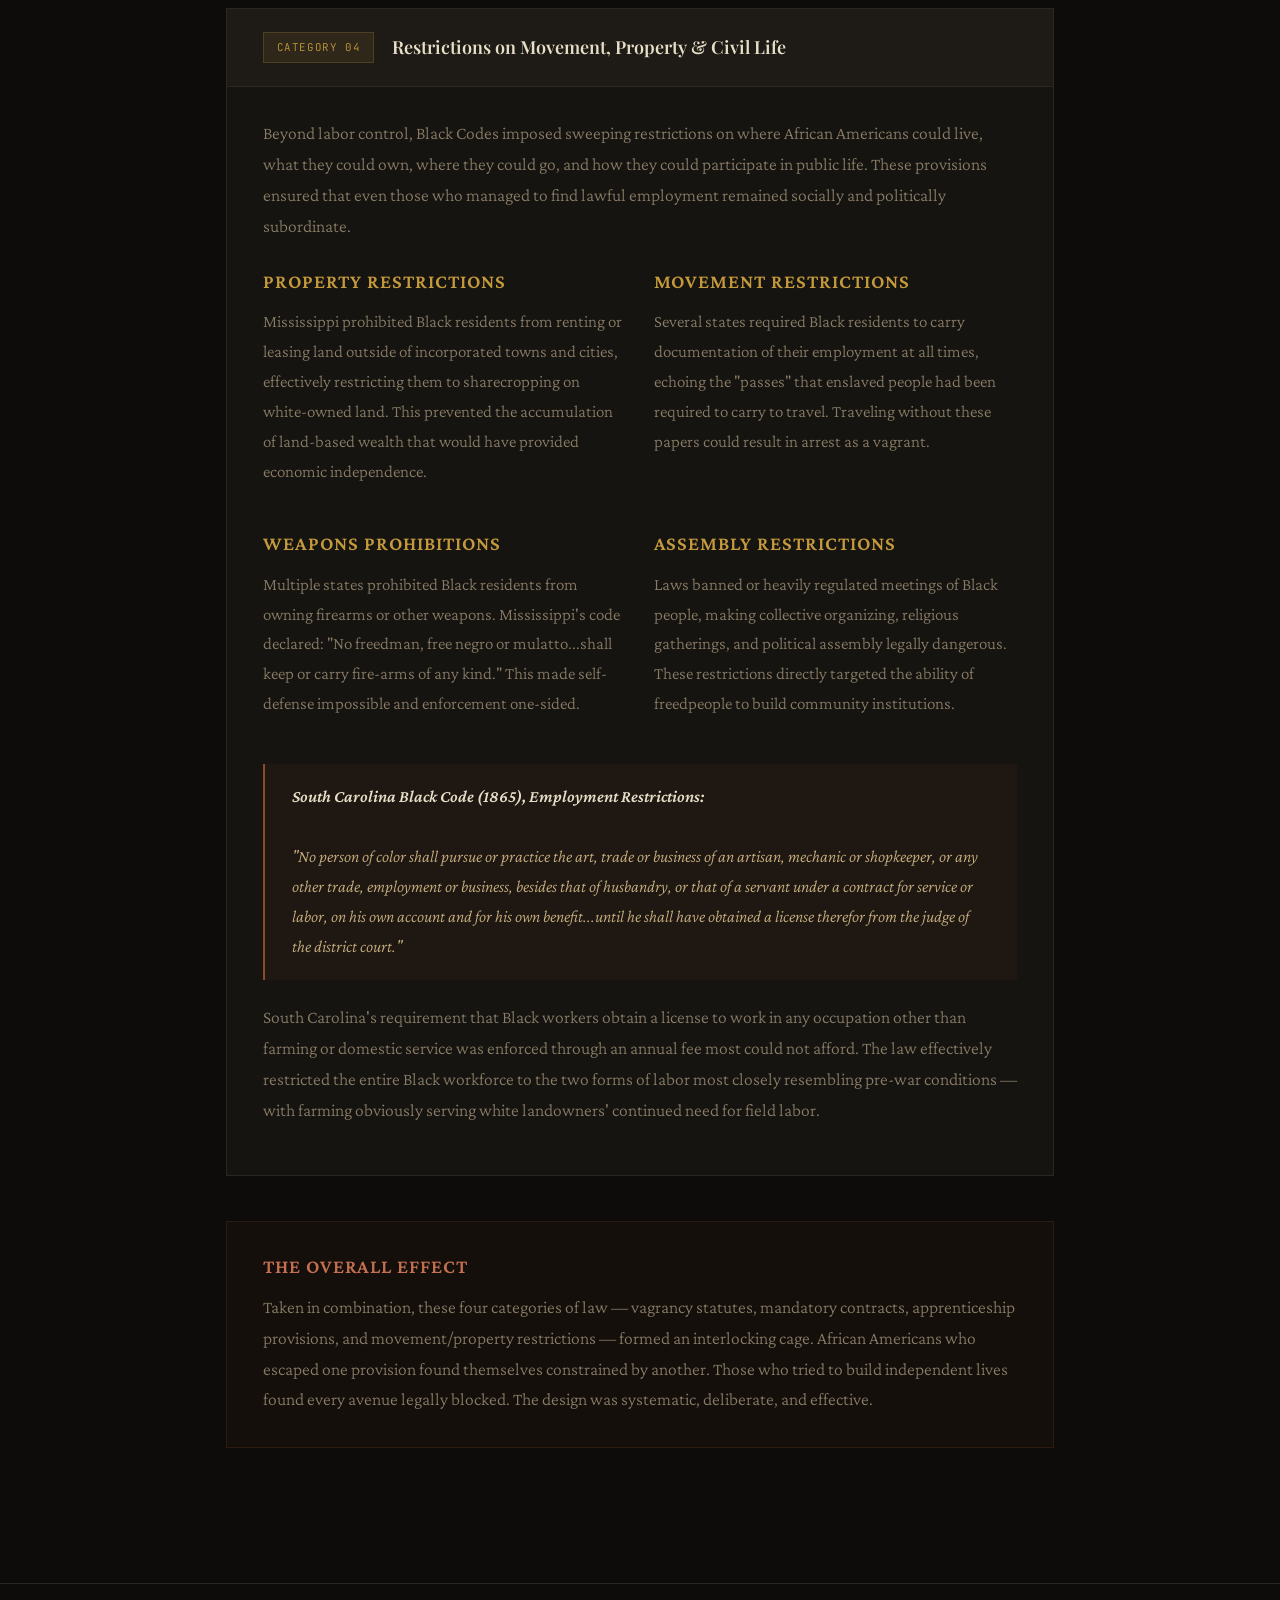
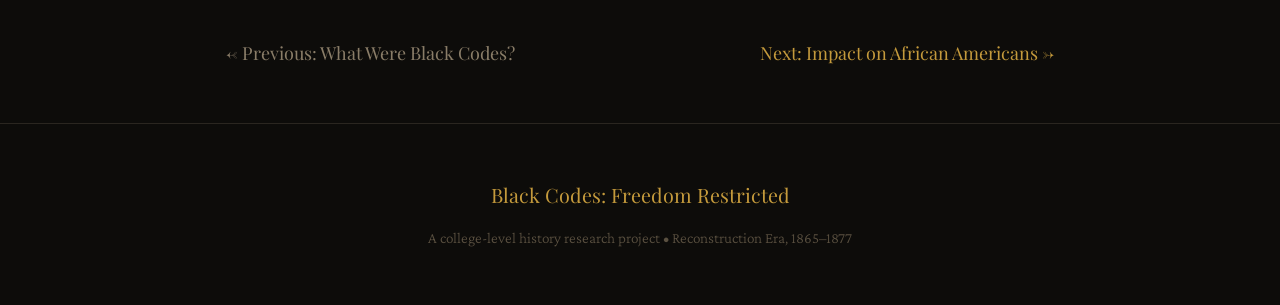
<file: examples.html>
<!DOCTYPE html>
<html lang="en">
<head>
  <meta charset="UTF-8" />
  <meta name="viewport" content="width=device-width, initial-scale=1.0" />
  <title>Examples of Black Codes — Black Codes History Project</title>
  <meta name="description" content="Real examples of Black Code provisions including vagrancy laws, labor contracts, apprenticeship clauses, and restrictions on movement and property." />
  <link rel="stylesheet" href="styles.css" />
</head>
<body>

  <nav class="nav">
    <div class="nav-brand">Black Codes <span>/ Reconstruction Era</span></div>
    <ul class="nav-links">
      <li><a href="index.html">Home</a></li>
      <li><a href="what-were-black-codes.html">What Were They?</a></li>
      <li><a href="examples.html">Examples</a></li>
      <li><a href="impact.html">Impact</a></li>
      <li><a href="connection.html">Jim Crow Connection</a></li>
      <li><a href="why-it-matters.html">Why It Matters</a></li>
      <li><a href="sources.html">Sources</a></li>
    </ul>
    <button class="nav-toggle" aria-label="Toggle navigation">
      <span></span><span></span><span></span>
    </button>
  </nav>

  <div class="page-wrapper">

    <div class="page-hero">
      <div class="container">
        <div class="page-number">Section 02</div>
        <h1>Examples of Black Codes</h1>
        <p class="subtitle">
          The specific statutes, provisions, and legal language used to 
          restrict African American freedom across the post-war South.
        </p>
      </div>
    </div>

    <!-- Overview -->
    <section>
      <div class="container">
        <div class="section-label">Overview</div>
        <p class="fade-up">
          While each Southern state passed its own version, Black Codes fell into 
          several consistent categories of restriction. Examining the actual language 
          of these laws reveals how precisely — and deliberately — lawmakers worked to 
          recreate the conditions of slavery through statutory means. The four primary 
          categories examined here are: <strong>vagrancy laws</strong>, 
          <strong>mandatory labor contracts</strong>, <strong>apprenticeship provisions</strong>, 
          and <strong>restrictions on movement, property, and civic life</strong>.
        </p>
      </div>
    </section>

    <!-- Vagrancy Laws -->
    <section>
      <div class="container">
        <div class="law-section fade-up">
          <div class="law-header">
            <span class="law-tag">Category 01</span>
            <h3>Vagrancy Laws</h3>
          </div>
          <div class="law-body">
            <p>
              Vagrancy laws were perhaps the most powerful tool in the Black Codes arsenal. 
              They criminalized unemployment, homelessness, and "idleness" — conditions that 
              were almost inevitable for recently freed people who had no land, no savings, 
              and no established labor market to enter. Any African American found without 
              steady employment could be arrested, fined, and — if they could not pay — 
              hired out to a white employer to work off the debt.
            </p>
            <p>
              This effectively created a system in which freedom of choice was illusory: 
              work for a white employer on terms you had no power to negotiate, or be 
              arrested and forced to do so anyway. The law transformed poverty itself 
              — a condition caused by slavery — into a criminal offense.
            </p>

            <div class="law-example">
              <strong>Mississippi Black Code (1865), Vagrancy Act:</strong><br><br>
              "All freedmen, free negroes and mulattoes in this State, over the age of 
              eighteen years, found...with no lawful employment or business...shall be 
              deemed vagrants, and on conviction thereof shall be fined in a sum not 
              exceeding...fifty dollars, and imprisoned at the discretion of the court, 
              the said fine and imprisonment not to exceed ten days."
            </div>

            <div class="law-example">
              <strong>Alabama Black Code (1865):</strong><br><br>
              "Any freedman, free negro, or mulatto...who shall fail or refuse to pay 
              any debt due for...labor performed...shall be deemed a vagrant, and upon 
              conviction, shall be fined not less than ten or more than fifty dollars, 
              and...may be hired out to any white person who will pay the fine and costs."
            </div>

            <p>
              The phrase "hired out to any white person who will pay the fine" is key: 
              it effectively auctioned arrested African Americans to the highest bidder, 
              recreating a slave auction through legal procedure. The convicted person 
              had no say in who purchased their labor or under what conditions.
            </p>
          </div>
        </div>
      </div>
    </section>

    <!-- Labor Contracts -->
    <section>
      <div class="container">
        <div class="law-section fade-up">
          <div class="law-header">
            <span class="law-tag">Category 02</span>
            <h3>Mandatory Labor Contracts</h3>
          </div>
          <div class="law-body">
            <p>
              Nearly every Southern state required African American workers to sign annual 
              labor contracts. These contracts bound workers to a single employer for an 
              entire year with severe penalties for leaving early. Employers held enormous 
              power over the terms: wages (when they existed at all) were set by the 
              employer, working conditions were non-negotiable, and leaving employment 
              before the contract ended — even due to mistreatment — was treated as a 
              criminal breach.
            </p>
            <p>
              Workers who left a contract early forfeited all wages earned and could be 
              forcibly returned by law enforcement. The Freedmen's Bureau was supposed to 
              mediate these contracts, but was underfunded, understaffed, and frequently 
              complicit with white employer interests.
            </p>

            <div class="law-example">
              <strong>Mississippi Black Code (1865), Labor Contracts:</strong><br><br>
              "Every civil officer shall, and every person may, arrest and carry back to 
              his or her legal employer any freedman, free negro, or mulatto who shall have 
              quit the service of his or her employer before the expiration of his or her 
              term of service without good cause; and said officer and person shall be 
              entitled to receive for arresting and carrying back every deserting employee 
              aforesaid the sum of five dollars."
            </div>

            <p>
              The provision to pay a bounty of five dollars to anyone who returned a 
              "deserting" worker is strikingly similar to the Fugitive Slave Act, which 
              paid bounties for the return of escaped enslaved people. The language and 
              logic were nearly identical — treating a free person's attempt to leave an 
              undesirable job as a criminal act.
            </p>

            <div class="info-panel" style="margin-top: 1.5rem;">
              <div class="info-panel-cell">
                <h4>Under Slavery</h4>
                <p>Enslaved people were bound to an owner for life. They could not leave, 
                refuse work, negotiate wages, or seek better conditions. Departure was 
                defined as escape and pursued by slave patrols.</p>
              </div>
              <div class="info-panel-cell">
                <h4>Under Labor Contracts</h4>
                <p>Freedpeople were bound to an employer for one year. They could not 
                leave, refuse terms, or seek better conditions. Departure was defined 
                as breach of contract and pursued by law enforcement.</p>
              </div>
            </div>
          </div>
        </div>
      </div>
    </section>

    <!-- Apprenticeship Laws -->
    <section>
      <div class="container">
        <div class="law-section fade-up">
          <div class="law-header">
            <span class="law-tag">Category 03</span>
            <h3>Apprenticeship Laws</h3>
          </div>
          <div class="law-body">
            <p>
              Apprenticeship provisions targeted Black children, allowing courts to forcibly 
              remove minors from their families and bind them as unpaid laborers to white 
              employers. Under these laws, judges could declare Black children "orphans" 
              or "destitute" even when their parents were alive and actively seeking to 
              keep their families together.
            </p>
            <p>
              The cruelly ironic mechanism was that formerly enslaved people had been 
              legally prevented from marrying, which meant many had no documentation 
              of family ties. Courts used this lack of legal documentation — created by 
              slavery itself — as justification for separating families through 
              apprenticeship proceedings.
            </p>

            <div class="law-example">
              <strong>North Carolina Black Code (1866), Apprenticeship Provisions:</strong><br><br>
              "It shall be lawful for any person to...bind out, as apprentice, any minor 
              orphan, whose parents are, or may be, deemed by the county court unable to 
              support such minor; and when the minor is a negro, the former owner of such 
              minor shall have preference..."
            </div>

            <div class="law-example">
              <strong>Mississippi Black Code (1865), Apprenticeship Act:</strong><br><br>
              "It shall be the duty of all sheriffs, justices of the peace, and other civil 
              officers of the several counties in this State, to report to the probate courts 
              of their respective counties semi-annually, at the January and July terms of 
              said courts, all freedmen, free negroes, and mulattoes, under the age of 
              eighteen, in their respective counties, beats, or districts, who are orphans, 
              or whose parent or parents have not the means or who refuse to provide for and 
              support said minors."
            </div>

            <p>
              The phrase "whose parent or parents...refuse to provide for" gave courts 
              broad latitude to separate any Black family deemed insufficiently prosperous. 
              For a population that had just been released from slavery with nothing, 
              this effectively made every Black child potentially subject to forced 
              apprenticeship. Crucially, former enslavers were given preference in 
              claiming these children — meaning the same individuals who had enslaved 
              Black children could now legally claim them as "apprentices."
            </p>
          </div>
        </div>
      </div>
    </section>

    <!-- Restrictions on Movement/Property -->
    <section>
      <div class="container">
        <div class="law-section fade-up">
          <div class="law-header">
            <span class="law-tag">Category 04</span>
            <h3>Restrictions on Movement, Property &amp; Civil Life</h3>
          </div>
          <div class="law-body">
            <p>
              Beyond labor control, Black Codes imposed sweeping restrictions on where 
              African Americans could live, what they could own, where they could go, 
              and how they could participate in public life. These provisions ensured 
              that even those who managed to find lawful employment remained socially 
              and politically subordinate.
            </p>

            <div style="display: grid; grid-template-columns: 1fr 1fr; gap: 1.5rem; margin: 1.5rem 0;">
              <div>
                <h4 style="margin-bottom: 0.75rem;">Property Restrictions</h4>
                <p style="font-size: 0.95rem; color: var(--text-muted);">
                  Mississippi prohibited Black residents from renting or leasing land 
                  outside of incorporated towns and cities, effectively restricting 
                  them to sharecropping on white-owned land. This prevented the 
                  accumulation of land-based wealth that would have provided 
                  economic independence.
                </p>
              </div>
              <div>
                <h4 style="margin-bottom: 0.75rem;">Movement Restrictions</h4>
                <p style="font-size: 0.95rem; color: var(--text-muted);">
                  Several states required Black residents to carry documentation of 
                  their employment at all times, echoing the "passes" that enslaved 
                  people had been required to carry to travel. Traveling without 
                  these papers could result in arrest as a vagrant.
                </p>
              </div>
              <div>
                <h4 style="margin-bottom: 0.75rem;">Weapons Prohibitions</h4>
                <p style="font-size: 0.95rem; color: var(--text-muted);">
                  Multiple states prohibited Black residents from owning firearms 
                  or other weapons. Mississippi's code declared: "No freedman, free 
                  negro or mulatto...shall keep or carry fire-arms of any kind." 
                  This made self-defense impossible and enforcement one-sided.
                </p>
              </div>
              <div>
                <h4 style="margin-bottom: 0.75rem;">Assembly Restrictions</h4>
                <p style="font-size: 0.95rem; color: var(--text-muted);">
                  Laws banned or heavily regulated meetings of Black people, making 
                  collective organizing, religious gatherings, and political assembly 
                  legally dangerous. These restrictions directly targeted the ability 
                  of freedpeople to build community institutions.
                </p>
              </div>
            </div>

            <div class="law-example">
              <strong>South Carolina Black Code (1865), Employment Restrictions:</strong><br><br>
              "No person of color shall pursue or practice the art, trade or business of an 
              artisan, mechanic or shopkeeper, or any other trade, employment or business, 
              besides that of husbandry, or that of a servant under a contract for service 
              or labor, on his own account and for his own benefit...until he shall have 
              obtained a license therefor from the judge of the district court."
            </div>

            <p>
              South Carolina's requirement that Black workers obtain a license to work 
              in any occupation other than farming or domestic service was enforced through 
              an annual fee most could not afford. The law effectively restricted the 
              entire Black workforce to the two forms of labor most closely resembling 
              pre-war conditions — with farming obviously serving white landowners' 
              continued need for field labor.
            </p>
          </div>
        </div>

        <div class="callout fade-up">
          <h4>The Overall Effect</h4>
          <p>
            Taken in combination, these four categories of law — vagrancy statutes, mandatory 
            contracts, apprenticeship provisions, and movement/property restrictions — 
            formed an interlocking cage. African Americans who escaped one provision 
            found themselves constrained by another. Those who tried to build independent 
            lives found every avenue legally blocked. The design was systematic, 
            deliberate, and effective.
          </p>
        </div>
      </div>
    </section>

    <!-- Navigation -->
    <section style="padding: 3rem 0;">
      <div class="container" style="display: flex; justify-content: space-between; align-items: center;">
        <a href="what-were-black-codes.html" style="color: var(--text-muted); font-family: var(--font-display);">← Previous: What Were Black Codes?</a>
        <a href="impact.html" style="color: var(--accent); font-family: var(--font-display);">Next: Impact on African Americans →</a>
      </div>
    </section>

  </div>

  <footer class="footer">
    <div class="footer-inner">
      <div class="footer-brand">Black Codes: Freedom Restricted</div>
      <p>A college-level history research project &bull; Reconstruction Era, 1865–1877</p>
    </div>
  </footer>

  <script src="script.js"></script>
</body>
</html>
</file>
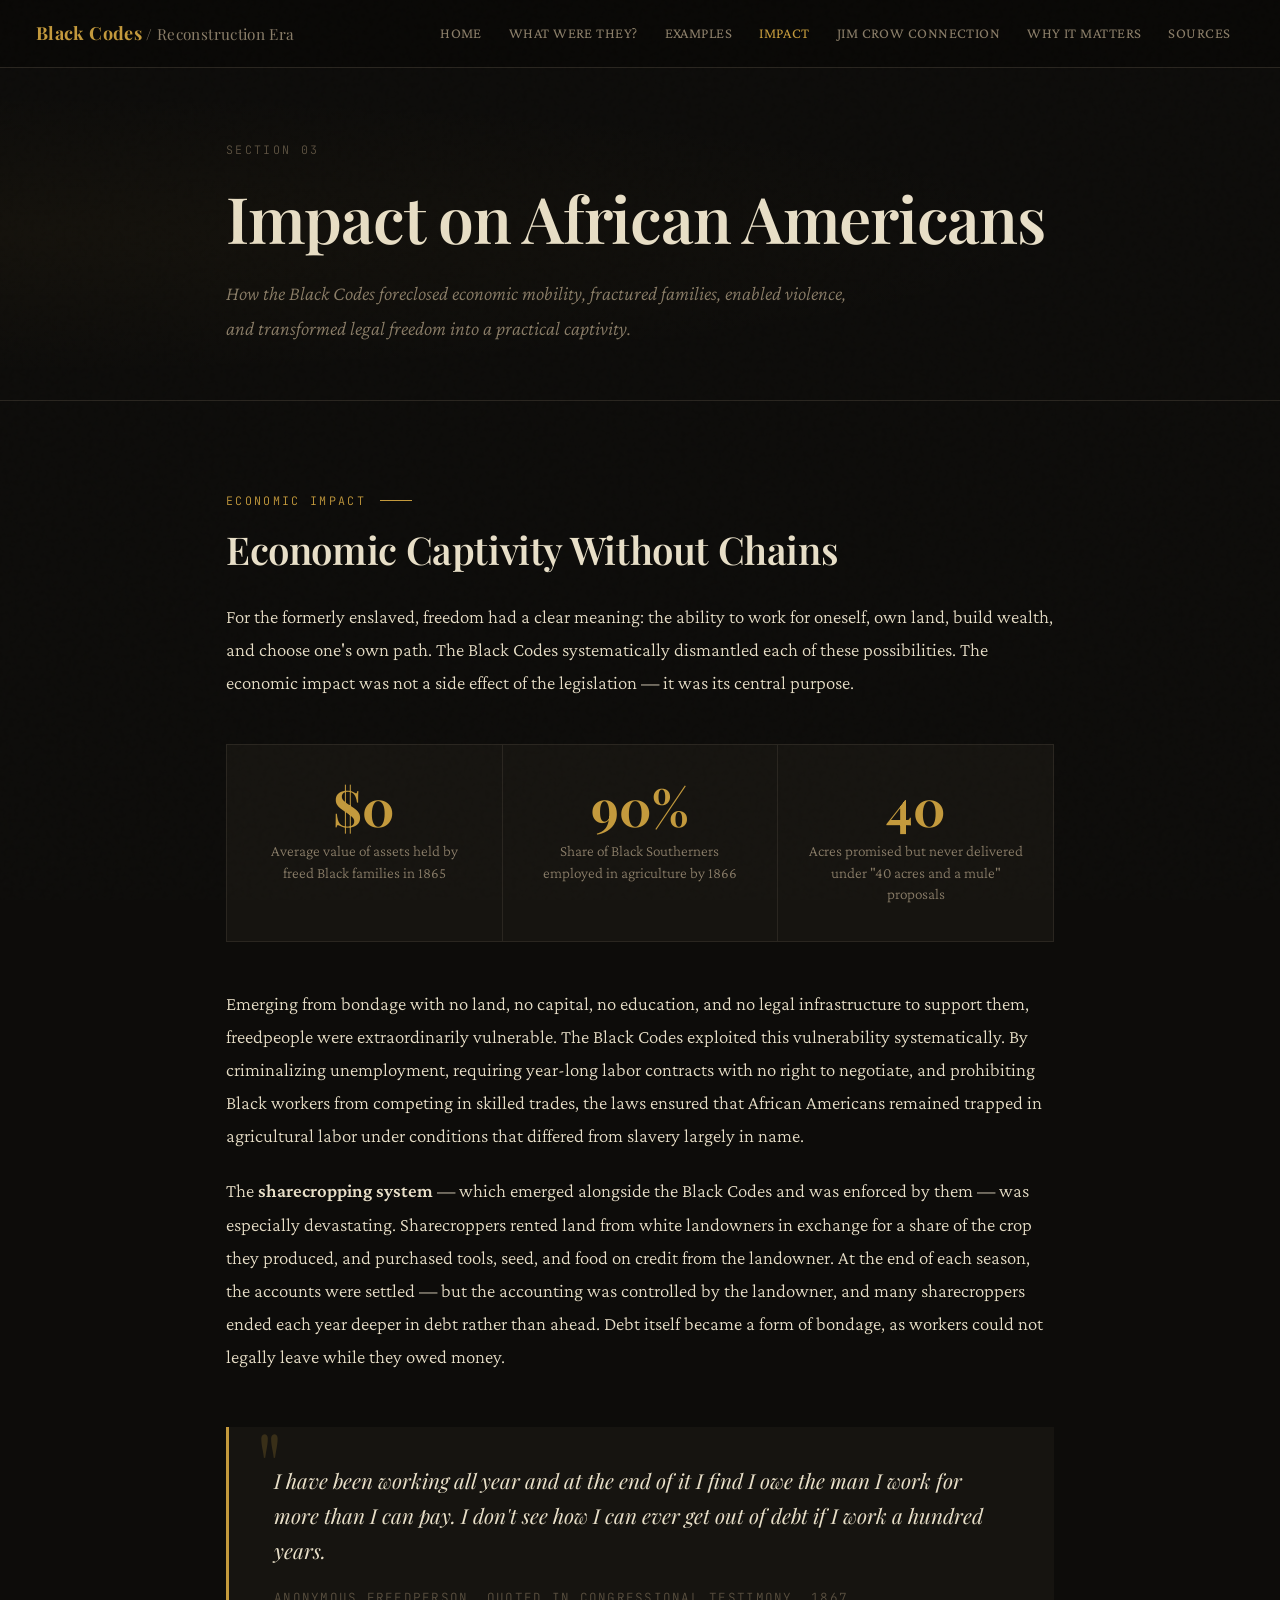
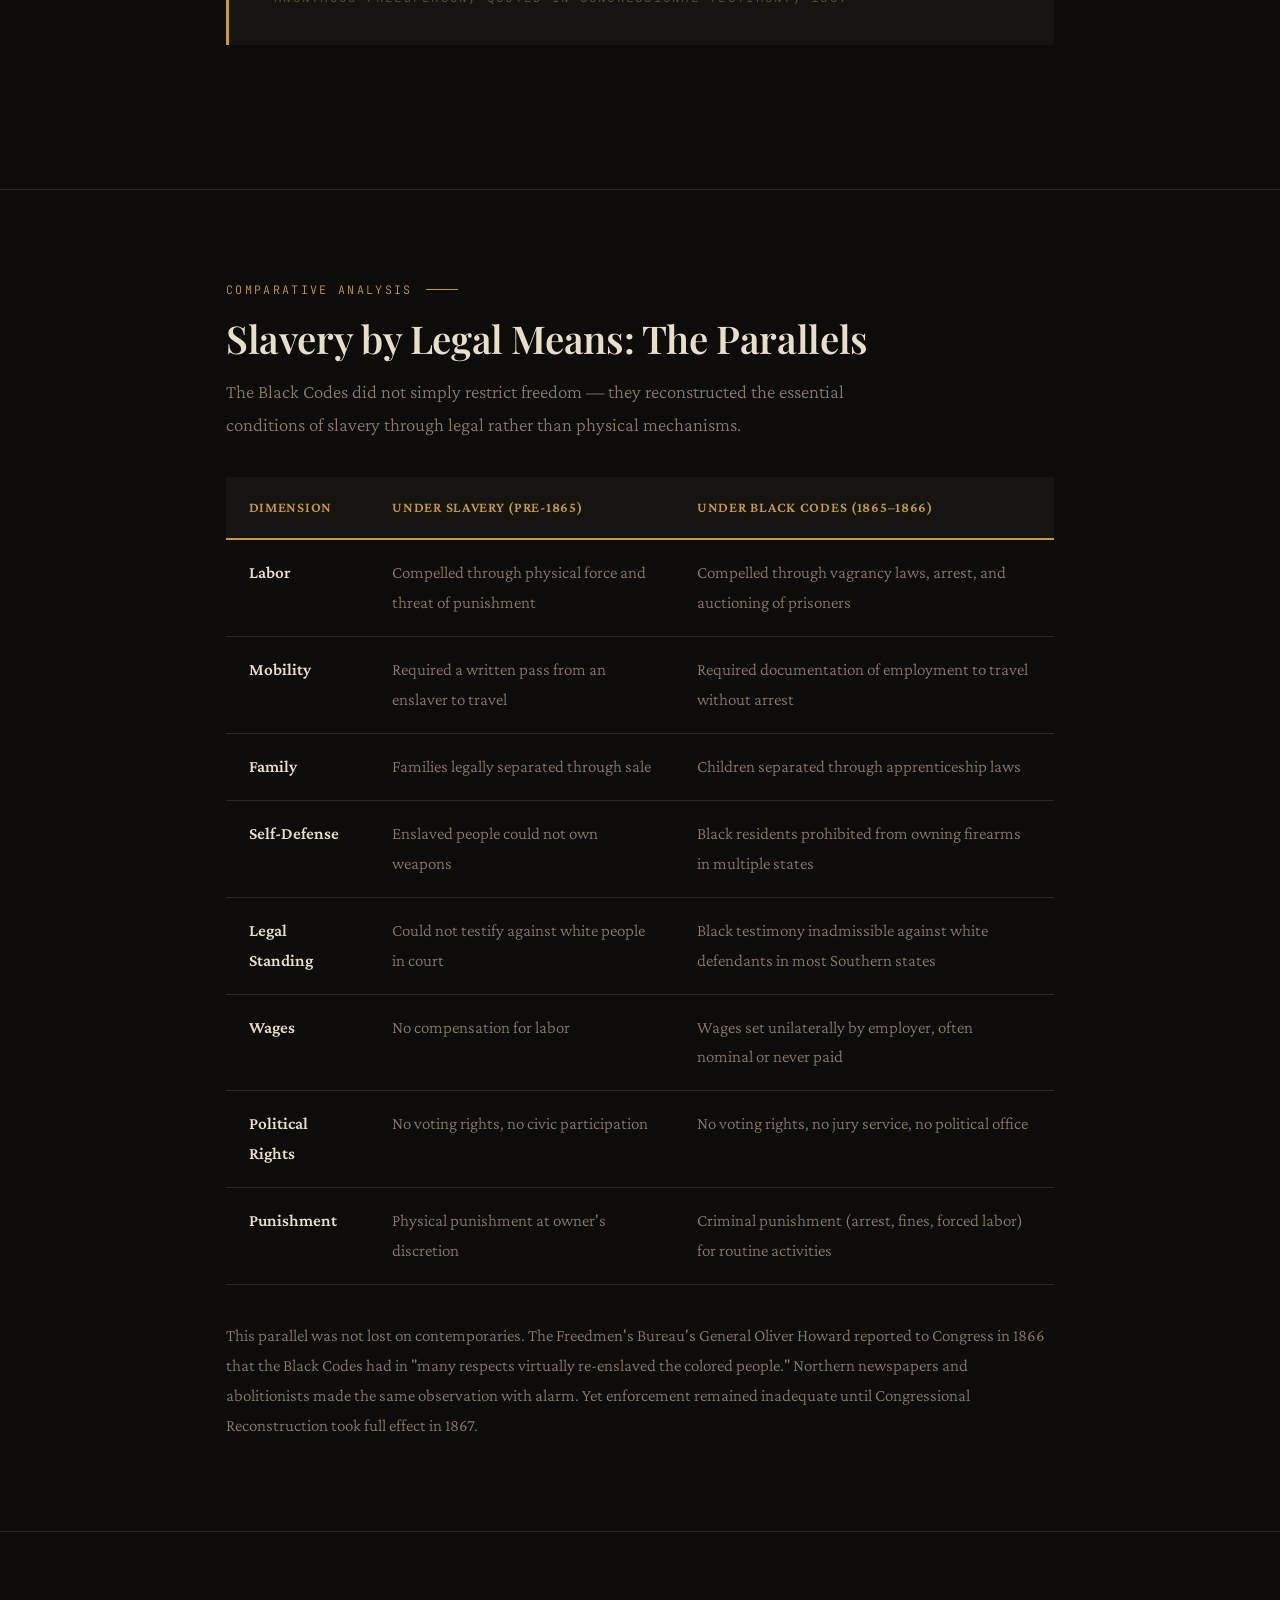
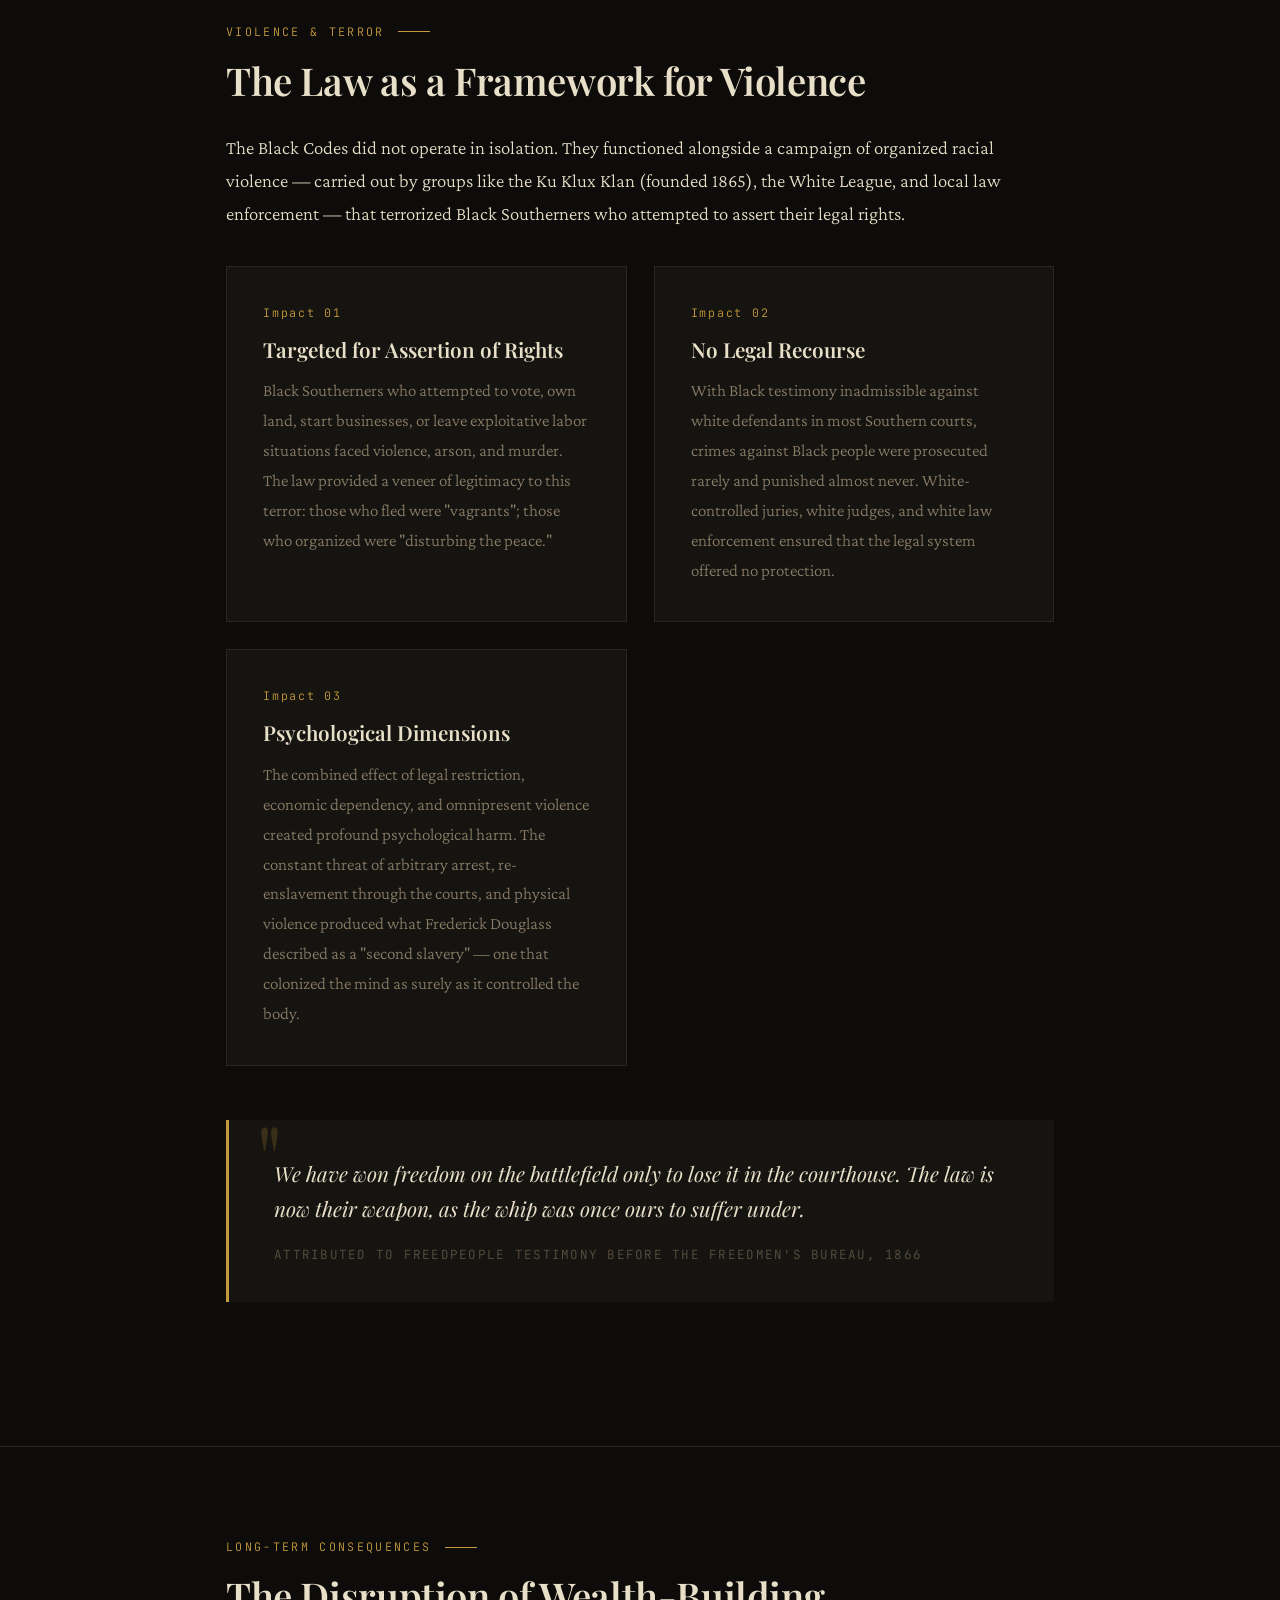
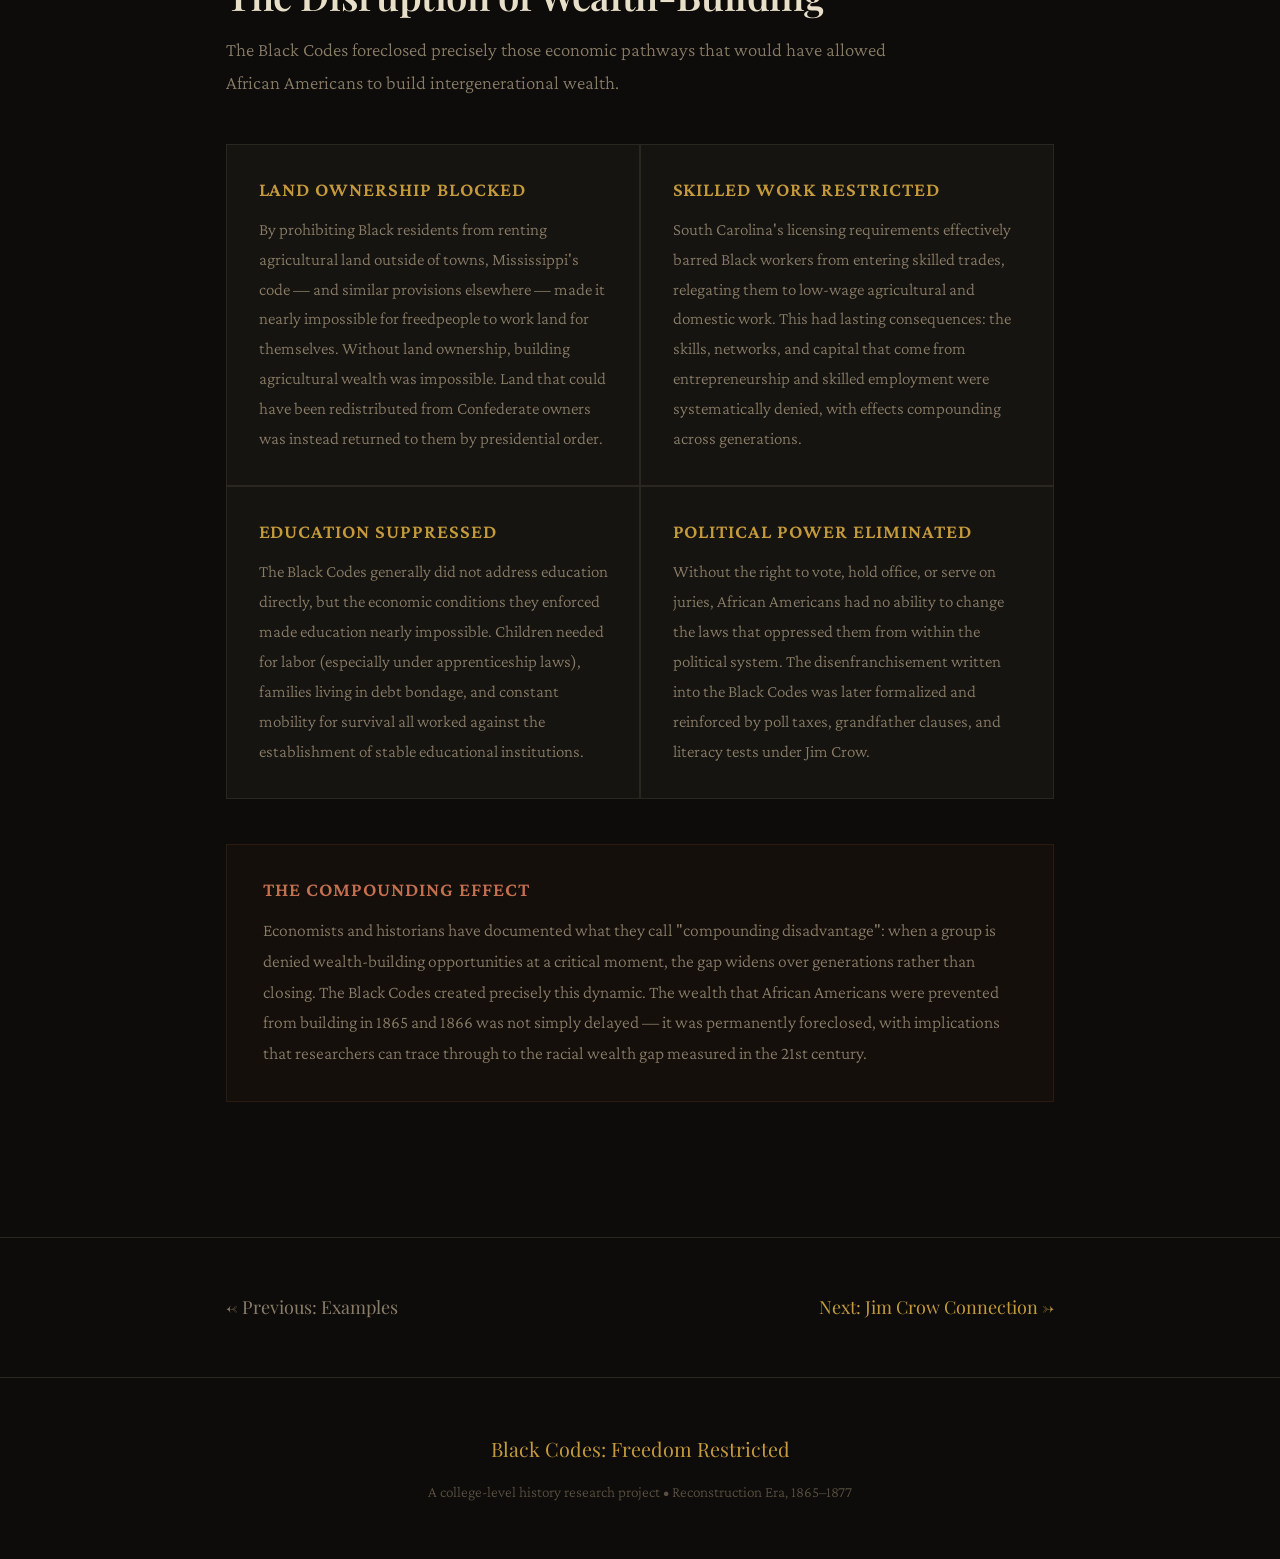
<file: impact.html>
<!DOCTYPE html>
<html lang="en">
<head>
  <meta charset="UTF-8" />
  <meta name="viewport" content="width=device-width, initial-scale=1.0" />
  <title>Impact on African Americans — Black Codes History Project</title>
  <meta name="description" content="How Black Codes limited freedom, mirrored slavery, and shaped the lives of African Americans during Reconstruction." />
  <link rel="stylesheet" href="styles.css" />
</head>
<body>

  <nav class="nav">
    <div class="nav-brand">Black Codes <span>/ Reconstruction Era</span></div>
    <ul class="nav-links">
      <li><a href="index.html">Home</a></li>
      <li><a href="what-were-black-codes.html">What Were They?</a></li>
      <li><a href="examples.html">Examples</a></li>
      <li><a href="impact.html">Impact</a></li>
      <li><a href="connection.html">Jim Crow Connection</a></li>
      <li><a href="why-it-matters.html">Why It Matters</a></li>
      <li><a href="sources.html">Sources</a></li>
    </ul>
    <button class="nav-toggle" aria-label="Toggle navigation">
      <span></span><span></span><span></span>
    </button>
  </nav>

  <div class="page-wrapper">

    <div class="page-hero">
      <div class="container">
        <div class="page-number">Section 03</div>
        <h1>Impact on African Americans</h1>
        <p class="subtitle">
          How the Black Codes foreclosed economic mobility, fractured families, 
          enabled violence, and transformed legal freedom into a practical captivity.
        </p>
      </div>
    </div>

    <!-- Economic Captivity -->
    <section>
      <div class="container">
        <div class="section-label">Economic Impact</div>
        <div class="section-heading">
          <h2>Economic Captivity Without Chains</h2>
        </div>

        <p class="fade-up">
          For the formerly enslaved, freedom had a clear meaning: the ability to work for 
          oneself, own land, build wealth, and choose one's own path. The Black Codes 
          systematically dismantled each of these possibilities. The economic impact 
          was not a side effect of the legislation — it was its central purpose.
        </p>

        <div class="stat-row fade-up">
          <div class="stat-box">
            <div class="stat-number">$0</div>
            <div class="stat-label">Average value of assets held by freed Black families in 1865</div>
          </div>
          <div class="stat-box">
            <div class="stat-number">90%</div>
            <div class="stat-label">Share of Black Southerners employed in agriculture by 1866</div>
          </div>
          <div class="stat-box">
            <div class="stat-number">40</div>
            <div class="stat-label">Acres promised but never delivered under "40 acres and a mule" proposals</div>
          </div>
        </div>

        <div class="fade-up">
          <p>
            Emerging from bondage with no land, no capital, no education, and no legal 
            infrastructure to support them, freedpeople were extraordinarily vulnerable. 
            The Black Codes exploited this vulnerability systematically. By criminalizing 
            unemployment, requiring year-long labor contracts with no right to negotiate, 
            and prohibiting Black workers from competing in skilled trades, the laws 
            ensured that African Americans remained trapped in agricultural labor under 
            conditions that differed from slavery largely in name.
          </p>
          <p>
            The <strong>sharecropping system</strong> — which emerged alongside the Black 
            Codes and was enforced by them — was especially devastating. Sharecroppers 
            rented land from white landowners in exchange for a share of the crop they 
            produced, and purchased tools, seed, and food on credit from the landowner. 
            At the end of each season, the accounts were settled — but the accounting 
            was controlled by the landowner, and many sharecroppers ended each year 
            deeper in debt rather than ahead. Debt itself became a form of bondage, 
            as workers could not legally leave while they owed money.
          </p>
        </div>

        <div class="quote-block fade-up">
          <blockquote>
            I have been working all year and at the end of it I find I owe the 
            man I work for more than I can pay. I don't see how I can ever get out 
            of debt if I work a hundred years.
          </blockquote>
          <div class="quote-source">Anonymous freedperson, quoted in Congressional testimony, 1867</div>
        </div>
      </div>
    </section>

    <!-- Similarities to Slavery -->
    <section>
      <div class="container">
        <div class="section-label">Comparative Analysis</div>
        <div class="section-heading">
          <h2>Slavery by Legal Means: The Parallels</h2>
          <p>The Black Codes did not simply restrict freedom — they reconstructed 
          the essential conditions of slavery through legal rather than 
          physical mechanisms.</p>
        </div>

        <table class="compare-table fade-up">
          <thead>
            <tr>
              <th>Dimension</th>
              <th>Under Slavery (pre-1865)</th>
              <th>Under Black Codes (1865–1866)</th>
            </tr>
          </thead>
          <tbody>
            <tr>
              <td><strong>Labor</strong></td>
              <td>Compelled through physical force and threat of punishment</td>
              <td>Compelled through vagrancy laws, arrest, and auctioning of prisoners</td>
            </tr>
            <tr>
              <td><strong>Mobility</strong></td>
              <td>Required a written pass from an enslaver to travel</td>
              <td>Required documentation of employment to travel without arrest</td>
            </tr>
            <tr>
              <td><strong>Family</strong></td>
              <td>Families legally separated through sale</td>
              <td>Children separated through apprenticeship laws</td>
            </tr>
            <tr>
              <td><strong>Self-Defense</strong></td>
              <td>Enslaved people could not own weapons</td>
              <td>Black residents prohibited from owning firearms in multiple states</td>
            </tr>
            <tr>
              <td><strong>Legal Standing</strong></td>
              <td>Could not testify against white people in court</td>
              <td>Black testimony inadmissible against white defendants in most Southern states</td>
            </tr>
            <tr>
              <td><strong>Wages</strong></td>
              <td>No compensation for labor</td>
              <td>Wages set unilaterally by employer, often nominal or never paid</td>
            </tr>
            <tr>
              <td><strong>Political Rights</strong></td>
              <td>No voting rights, no civic participation</td>
              <td>No voting rights, no jury service, no political office</td>
            </tr>
            <tr>
              <td><strong>Punishment</strong></td>
              <td>Physical punishment at owner's discretion</td>
              <td>Criminal punishment (arrest, fines, forced labor) for routine activities</td>
            </tr>
          </tbody>
        </table>

        <p class="fade-up" style="color: var(--text-muted); font-size: 0.95rem;">
          This parallel was not lost on contemporaries. The Freedmen's Bureau's General 
          Oliver Howard reported to Congress in 1866 that the Black Codes had in 
          "many respects virtually re-enslaved the colored people." Northern newspapers 
          and abolitionists made the same observation with alarm. Yet enforcement 
          remained inadequate until Congressional Reconstruction took full effect in 1867.
        </p>
      </div>
    </section>

    <!-- Violence and Terror -->
    <section>
      <div class="container">
        <div class="section-label">Violence &amp; Terror</div>
        <div class="section-heading">
          <h2>The Law as a Framework for Violence</h2>
        </div>

        <p class="fade-up">
          The Black Codes did not operate in isolation. They functioned alongside a 
          campaign of organized racial violence — carried out by groups like the Ku Klux 
          Klan (founded 1865), the White League, and local law enforcement — that 
          terrorized Black Southerners who attempted to assert their legal rights.
        </p>

        <div class="card-grid">
          <div class="card fade-up">
            <div class="card-number">Impact 01</div>
            <h3>Targeted for Assertion of Rights</h3>
            <p>
              Black Southerners who attempted to vote, own land, start businesses, 
              or leave exploitative labor situations faced violence, arson, and 
              murder. The law provided a veneer of legitimacy to this terror: 
              those who fled were "vagrants"; those who organized were "disturbing 
              the peace."
            </p>
          </div>
          <div class="card fade-up">
            <div class="card-number">Impact 02</div>
            <h3>No Legal Recourse</h3>
            <p>
              With Black testimony inadmissible against white defendants in most 
              Southern courts, crimes against Black people were prosecuted rarely 
              and punished almost never. White-controlled juries, white judges, 
              and white law enforcement ensured that the legal system offered 
              no protection.
            </p>
          </div>
          <div class="card fade-up">
            <div class="card-number">Impact 03</div>
            <h3>Psychological Dimensions</h3>
            <p>
              The combined effect of legal restriction, economic dependency, 
              and omnipresent violence created profound psychological harm. 
              The constant threat of arbitrary arrest, re-enslavement through 
              the courts, and physical violence produced what Frederick Douglass 
              described as a "second slavery" — one that colonized the mind 
              as surely as it controlled the body.
            </p>
          </div>
        </div>

        <div class="quote-block fade-up">
          <blockquote>
            We have won freedom on the battlefield only to lose it in the 
            courthouse. The law is now their weapon, as the whip was once ours 
            to suffer under.
          </blockquote>
          <div class="quote-source">Attributed to freedpeople testimony before the Freedmen's Bureau, 1866</div>
        </div>
      </div>
    </section>

    <!-- Long Term Economic Impact -->
    <section>
      <div class="container">
        <div class="section-label">Long-Term Consequences</div>
        <div class="section-heading">
          <h2>The Disruption of Wealth-Building</h2>
          <p>The Black Codes foreclosed precisely those economic pathways 
          that would have allowed African Americans to build intergenerational wealth.</p>
        </div>

        <div class="info-panel fade-up">
          <div class="info-panel-cell">
            <h4>Land Ownership Blocked</h4>
            <p>
              By prohibiting Black residents from renting agricultural land outside of 
              towns, Mississippi's code — and similar provisions elsewhere — made it 
              nearly impossible for freedpeople to work land for themselves. Without land 
              ownership, building agricultural wealth was impossible. Land that could 
              have been redistributed from Confederate owners was instead returned to 
              them by presidential order.
            </p>
          </div>
          <div class="info-panel-cell">
            <h4>Skilled Work Restricted</h4>
            <p>
              South Carolina's licensing requirements effectively barred Black workers 
              from entering skilled trades, relegating them to low-wage agricultural 
              and domestic work. This had lasting consequences: the skills, networks, 
              and capital that come from entrepreneurship and skilled employment were 
              systematically denied, with effects compounding across generations.
            </p>
          </div>
          <div class="info-panel-cell">
            <h4>Education Suppressed</h4>
            <p>
              The Black Codes generally did not address education directly, but the 
              economic conditions they enforced made education nearly impossible. 
              Children needed for labor (especially under apprenticeship laws), 
              families living in debt bondage, and constant mobility for survival 
              all worked against the establishment of stable educational institutions.
            </p>
          </div>
          <div class="info-panel-cell">
            <h4>Political Power Eliminated</h4>
            <p>
              Without the right to vote, hold office, or serve on juries, African 
              Americans had no ability to change the laws that oppressed them from 
              within the political system. The disenfranchisement written into 
              the Black Codes was later formalized and reinforced by poll taxes, 
              grandfather clauses, and literacy tests under Jim Crow.
            </p>
          </div>
        </div>

        <div class="callout fade-up">
          <h4>The Compounding Effect</h4>
          <p>
            Economists and historians have documented what they call "compounding disadvantage": 
            when a group is denied wealth-building opportunities at a critical moment, 
            the gap widens over generations rather than closing. The Black Codes created 
            precisely this dynamic. The wealth that African Americans were prevented from 
            building in 1865 and 1866 was not simply delayed — it was permanently foreclosed, 
            with implications that researchers can trace through to the racial wealth gap 
            measured in the 21st century.
          </p>
        </div>
      </div>
    </section>

    <!-- Navigation -->
    <section style="padding: 3rem 0;">
      <div class="container" style="display: flex; justify-content: space-between; align-items: center;">
        <a href="examples.html" style="color: var(--text-muted); font-family: var(--font-display);">← Previous: Examples</a>
        <a href="connection.html" style="color: var(--accent); font-family: var(--font-display);">Next: Jim Crow Connection →</a>
      </div>
    </section>

  </div>

  <footer class="footer">
    <div class="footer-inner">
      <div class="footer-brand">Black Codes: Freedom Restricted</div>
      <p>A college-level history research project &bull; Reconstruction Era, 1865–1877</p>
    </div>
  </footer>

  <script src="script.js"></script>
</body>
</html>
</file>
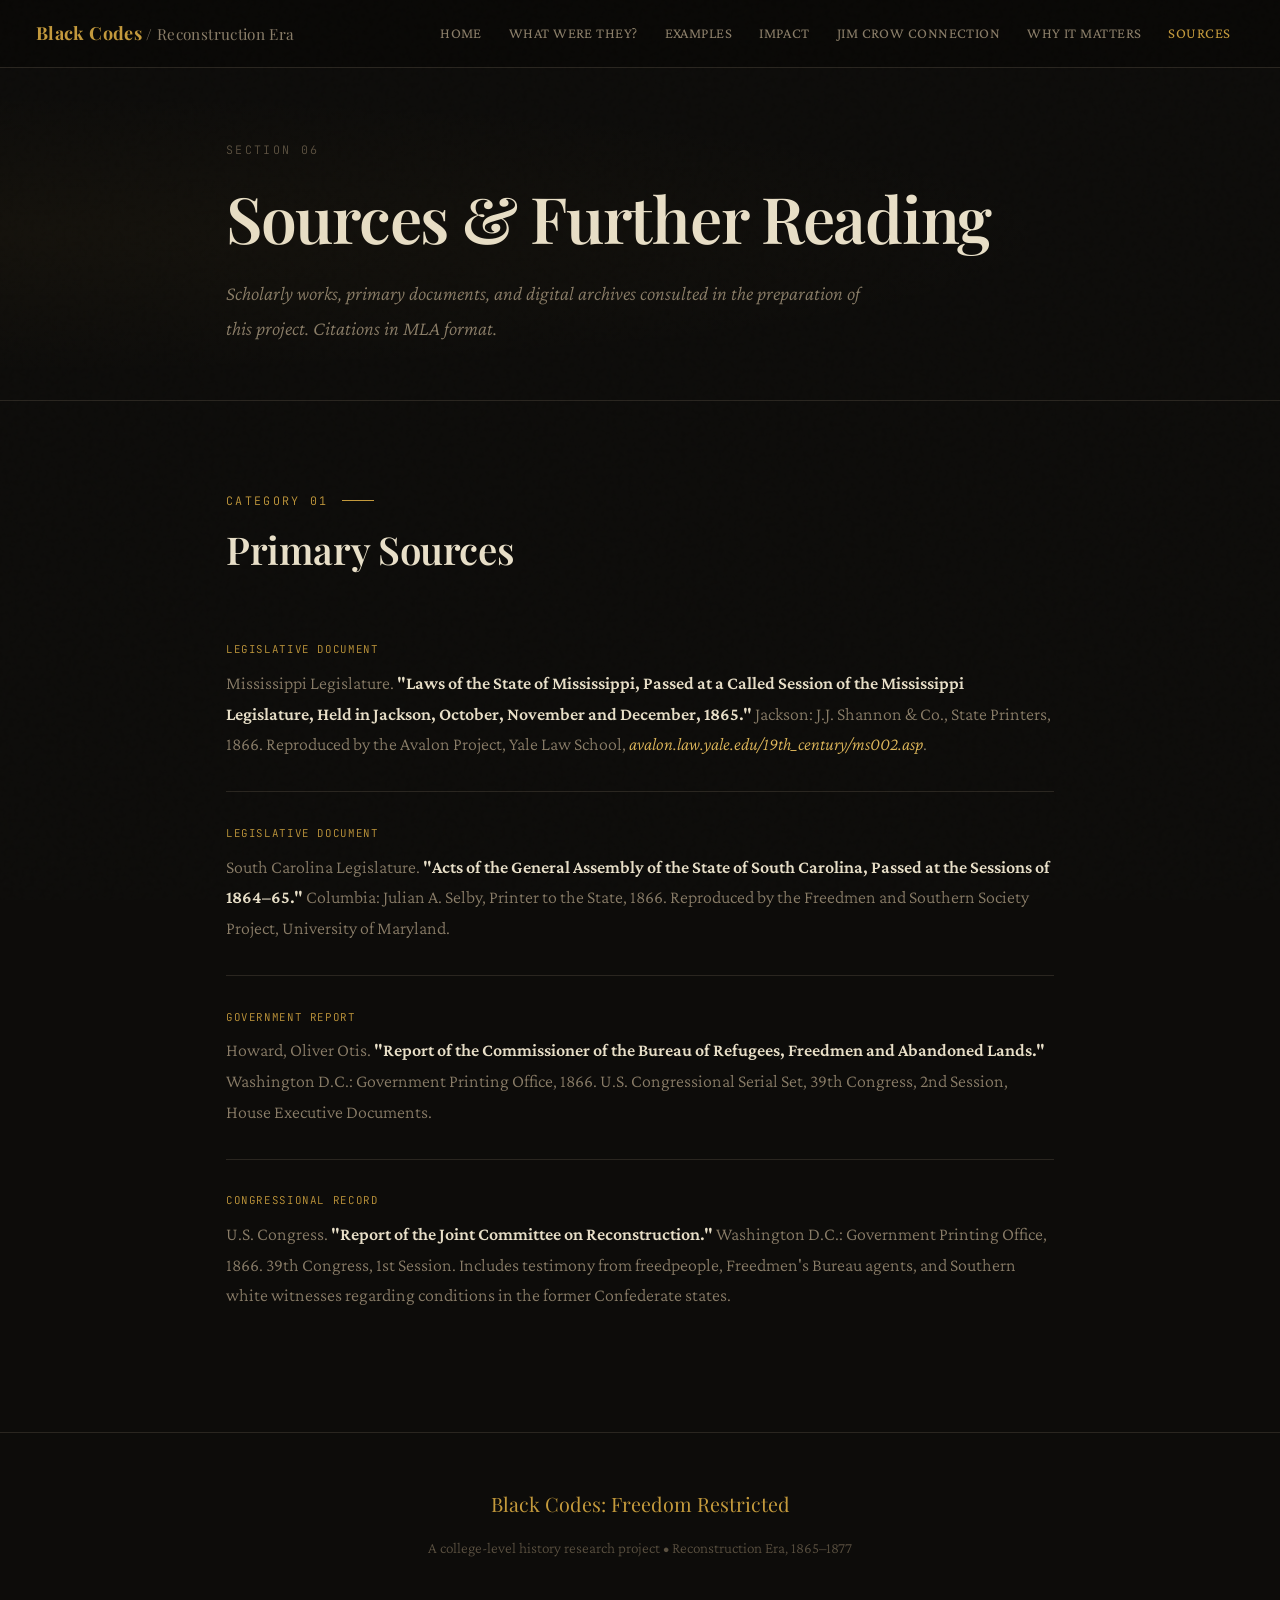
<file: sources.html>
<!DOCTYPE html>
<html lang="en">
<head>
  <meta charset="UTF-8" />
  <meta name="viewport" content="width=device-width, initial-scale=1.0" />
  <title>Sources — Black Codes History Project</title>
  <meta name="description" content="Scholarly sources, primary documents, and further reading for the Black Codes history project." />
  <link rel="stylesheet" href="styles.css" />
</head>
<body>

  <nav class="nav">
    <div class="nav-brand">Black Codes <span>/ Reconstruction Era</span></div>
    <ul class="nav-links">
      <li><a href="index.html">Home</a></li>
      <li><a href="what-were-black-codes.html">What Were They?</a></li>
      <li><a href="examples.html">Examples</a></li>
      <li><a href="impact.html">Impact</a></li>
      <li><a href="connection.html">Jim Crow Connection</a></li>
      <li><a href="why-it-matters.html">Why It Matters</a></li>
      <li><a href="sources.html">Sources</a></li>
    </ul>
    <button class="nav-toggle" aria-label="Toggle navigation">
      <span></span><span></span><span></span>
    </button>
  </nav>

  <div class="page-wrapper">

    <div class="page-hero">
      <div class="container">
        <div class="page-number">Section 06</div>
        <h1>Sources &amp; Further Reading</h1>
        <p class="subtitle">
          Scholarly works, primary documents, and digital archives consulted 
          in the preparation of this project. Citations in MLA format.
        </p>
      </div>
    </div>

    <!-- Primary Sources -->
    <section>
      <div class="container">
        <div class="section-label">Category 01</div>
        <h2 style="margin-bottom: 2rem;">Primary Sources</h2>

        <div class="source-item fade-up">
          <div class="source-type">Legislative Document</div>
          <p class="source-citation">
            Mississippi Legislature. <strong>"Laws of the State of Mississippi, Passed at a Called Session of the Mississippi Legislature, Held in Jackson, October, November and December, 1865."</strong> 
            Jackson: J.J. Shannon &amp; Co., State Printers, 1866. Reproduced by the Avalon Project, Yale Law School, 
            <em>avalon.law.yale.edu/19th_century/ms002.asp</em>.
          </p>
        </div>

        <div class="source-item fade-up">
          <div class="source-type">Legislative Document</div>
          <p class="source-citation">
            South Carolina Legislature. <strong>"Acts of the General Assembly of the State of South Carolina, Passed at the Sessions of 1864–65."</strong> 
            Columbia: Julian A. Selby, Printer to the State, 1866. Reproduced by the Freedmen and Southern Society Project, 
            University of Maryland.
          </p>
        </div>

        <div class="source-item fade-up">
          <div class="source-type">Government Report</div>
          <p class="source-citation">
            Howard, Oliver Otis. <strong>"Report of the Commissioner of the Bureau of Refugees, Freedmen and Abandoned Lands."</strong> 
            Washington D.C.: Government Printing Office, 1866. U.S. Congressional Serial Set, 
            39th Congress, 2nd Session, House Executive Documents.
          </p>
        </div>

        <div class="source-item fade-up">
          <div class="source-type">Congressional Record</div>
          <p class="source-citation">
            U.S. Congress. <strong>"Report of the Joint Committee on Reconstruction."</strong> 
            Washington D.C.: Government Printing Office, 1866. 39th Congress, 1st Session.
            Includes testimony from freedpeople, Freedmen's Bureau agents, and Southern white witnesses 
            regarding conditions in the former Confederate states.
          </div>
      </div>
    </section>

  </div>

  <footer class="footer">
    <div class="footer-inner">
      <div class="footer-brand">Black Codes: Freedom Restricted</div>
      <p>A college-level history research project &bull; Reconstruction Era, 1865–1877</p>
    </div>
  </footer>

  <script src="script.js"></script>
</body>
</html>
</file>
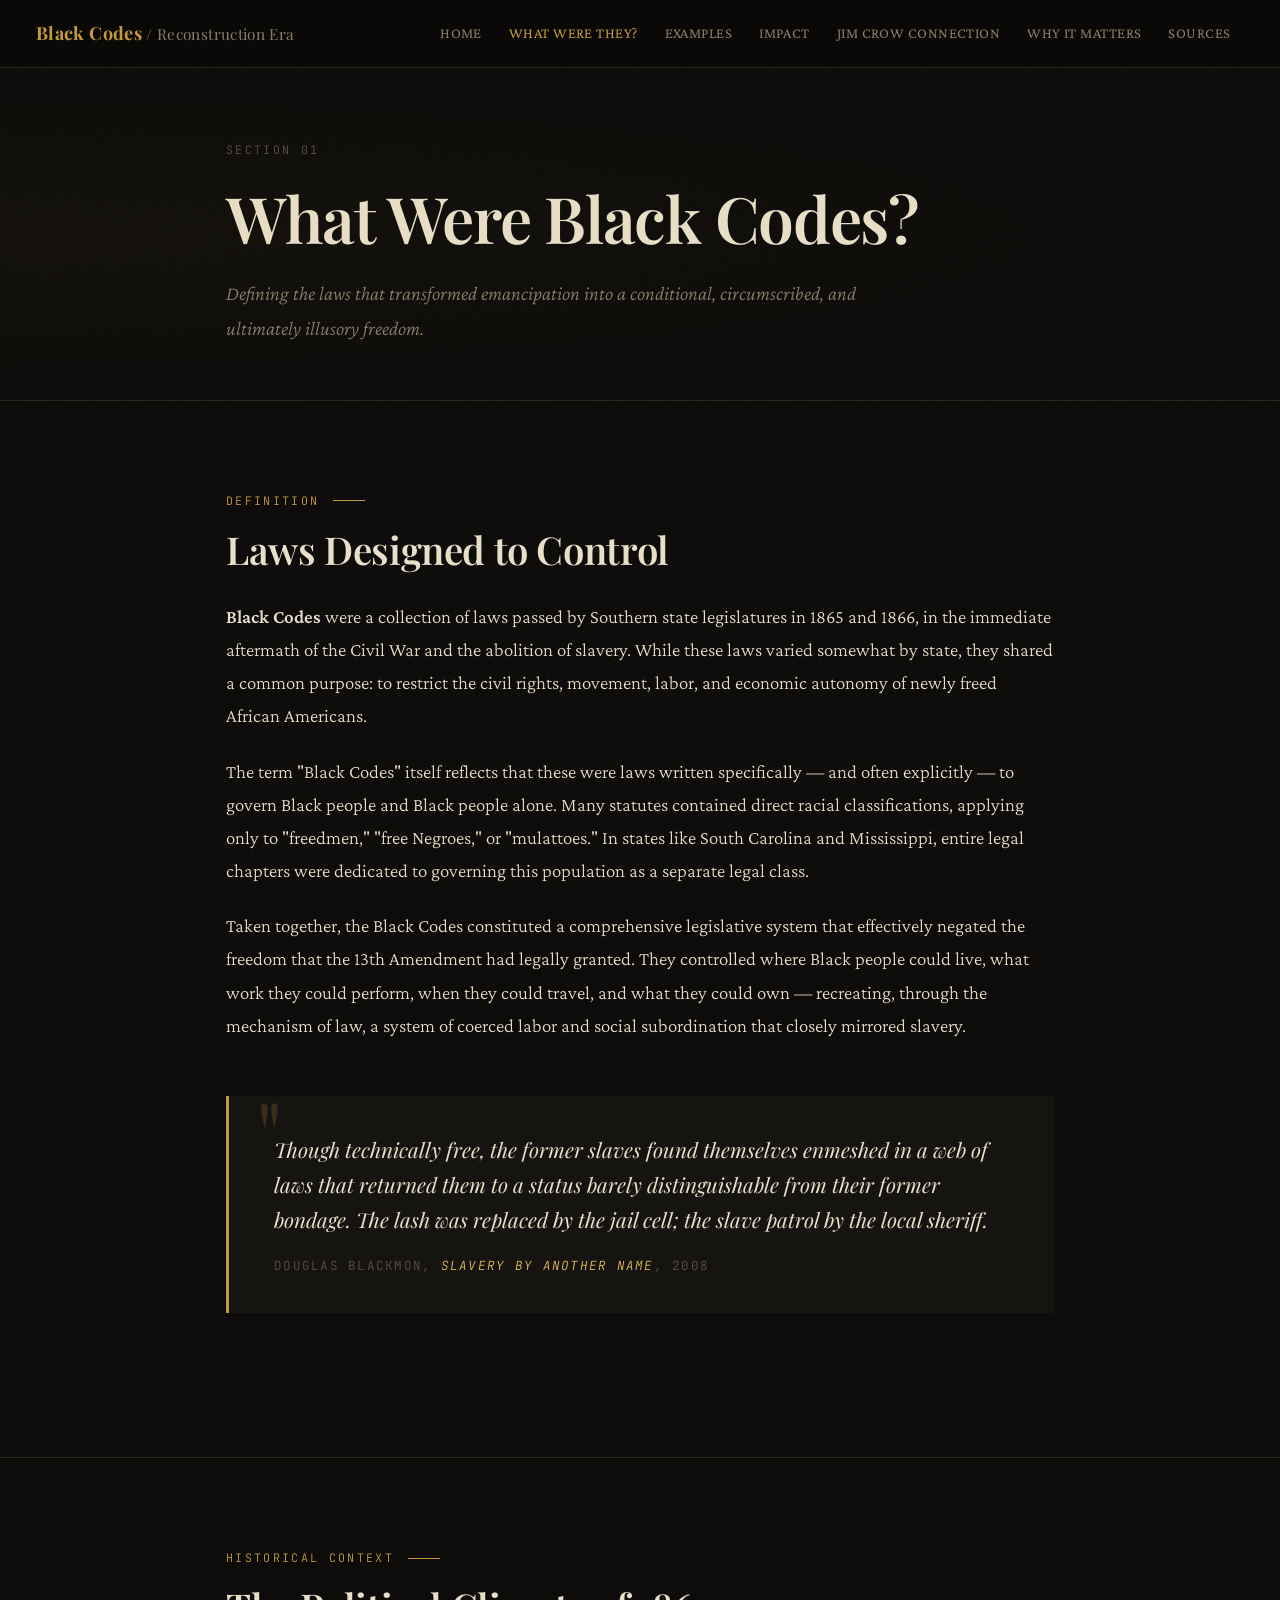
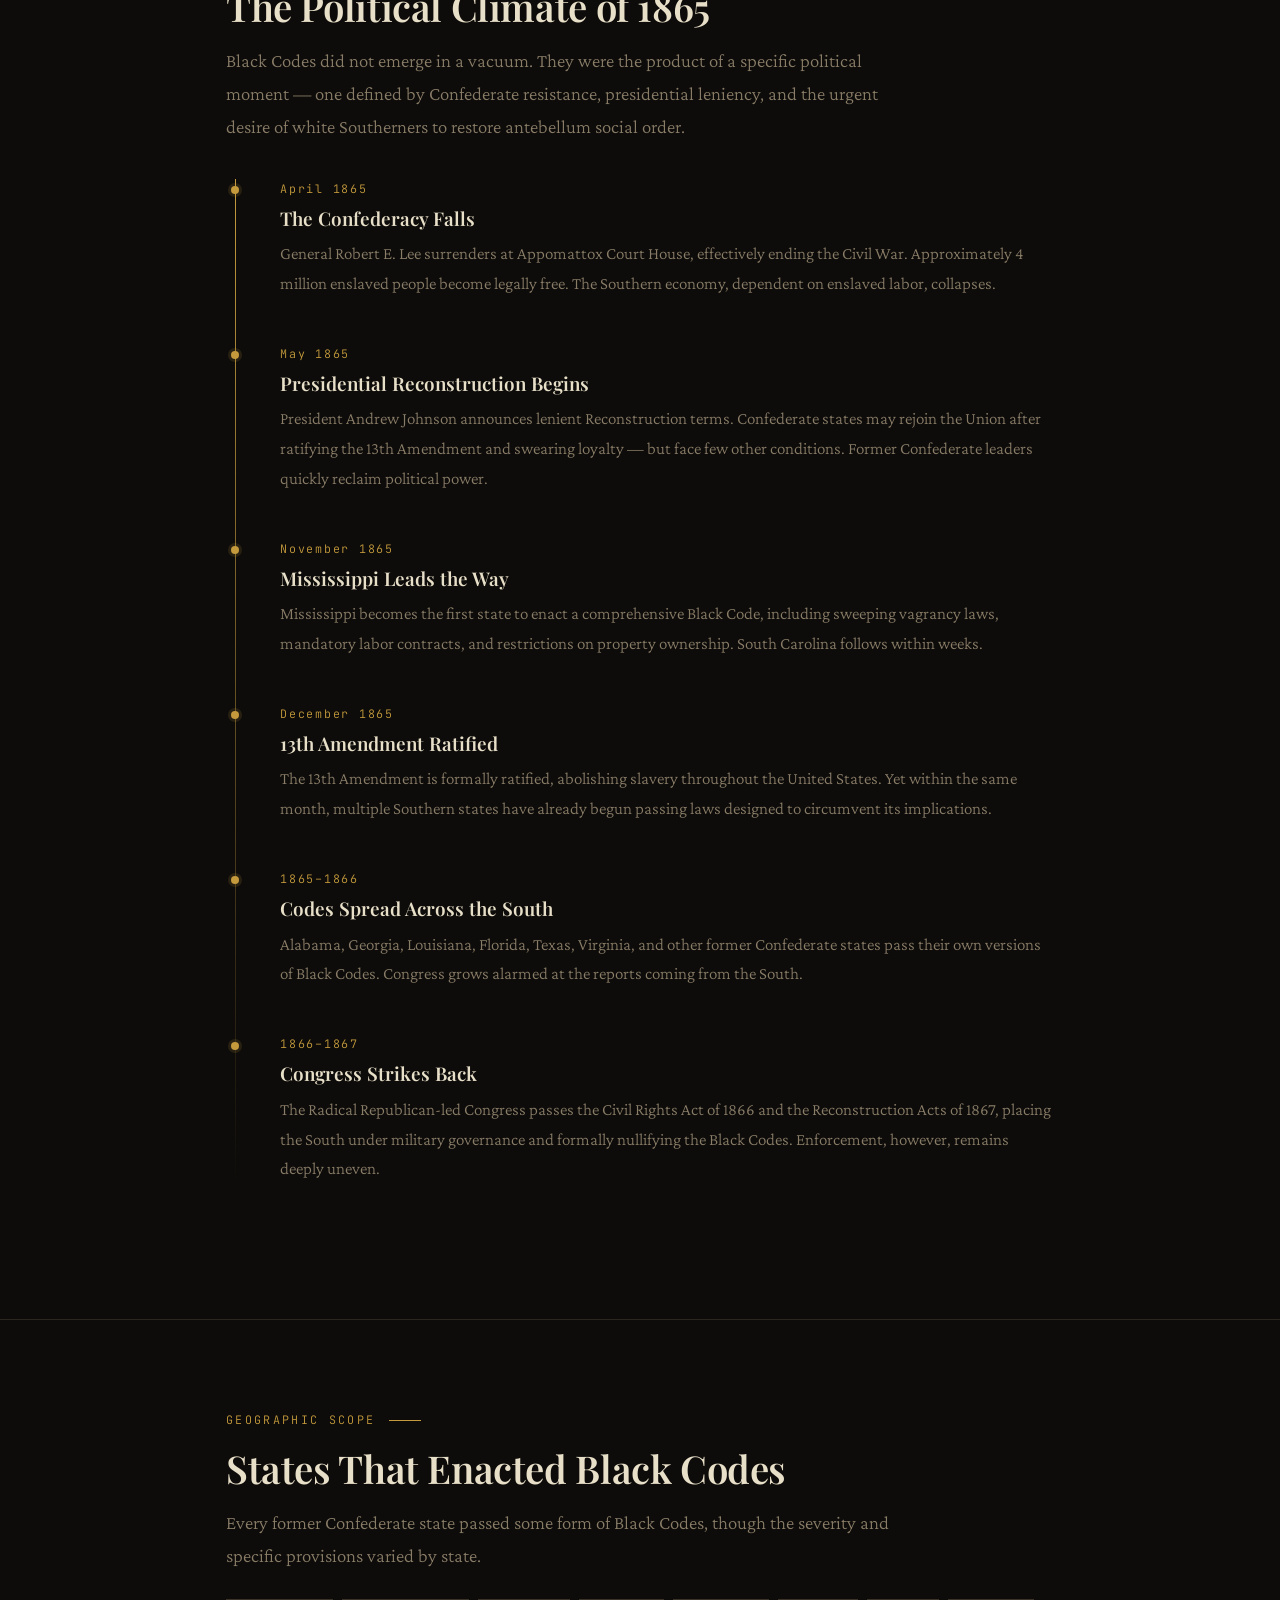
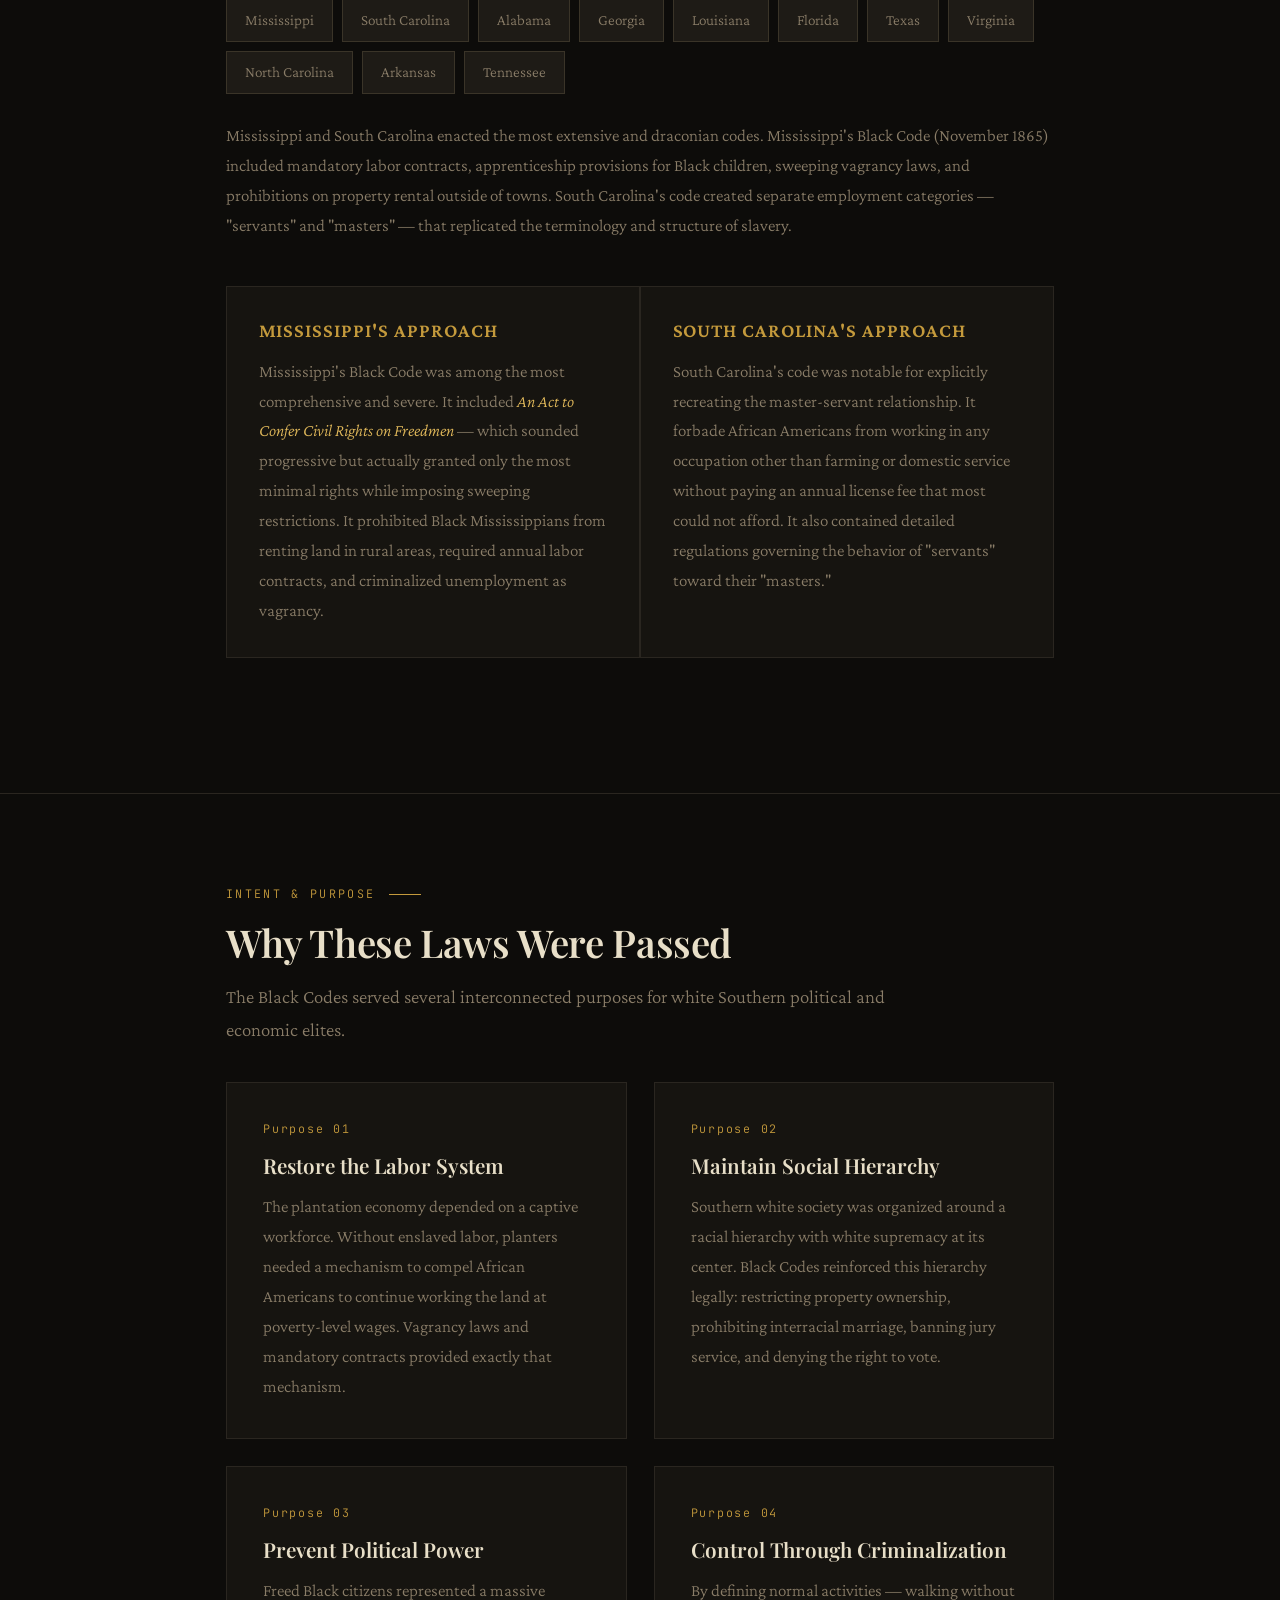
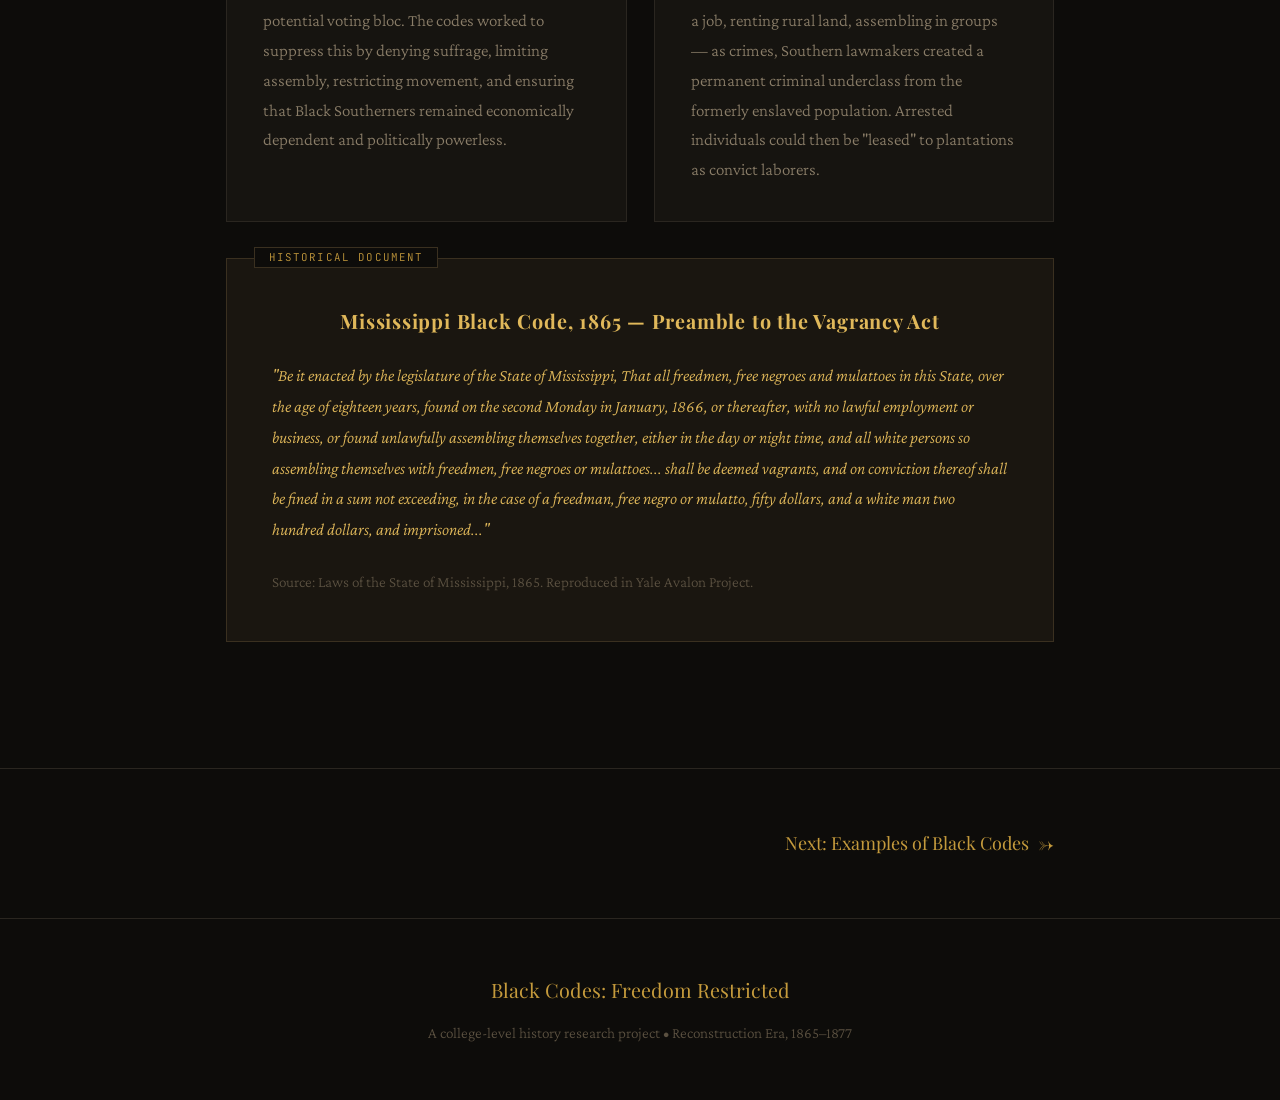
<file: what-were-black-codes.html>
<!DOCTYPE html>
<html lang="en">
<head>
  <meta charset="UTF-8" />
  <meta name="viewport" content="width=device-width, initial-scale=1.0" />
  <title>What Were Black Codes? — Black Codes History Project</title>
  <meta name="description" content="Definition, historical context, and the purpose of Black Codes enacted in Southern states between 1865 and 1866." />
  <link rel="stylesheet" href="styles.css" />
</head>
<body>

  <nav class="nav">
    <div class="nav-brand">Black Codes <span>/ Reconstruction Era</span></div>
    <ul class="nav-links">
      <li><a href="index.html">Home</a></li>
      <li><a href="what-were-black-codes.html">What Were They?</a></li>
      <li><a href="examples.html">Examples</a></li>
      <li><a href="impact.html">Impact</a></li>
      <li><a href="connection.html">Jim Crow Connection</a></li>
      <li><a href="why-it-matters.html">Why It Matters</a></li>
      <li><a href="sources.html">Sources</a></li>
    </ul>
    <button class="nav-toggle" aria-label="Toggle navigation">
      <span></span><span></span><span></span>
    </button>
  </nav>

  <div class="page-wrapper">

    <!-- Page Hero -->
    <div class="page-hero">
      <div class="container">
        <div class="page-number">Section 01</div>
        <h1>What Were Black Codes?</h1>
        <p class="subtitle">
          Defining the laws that transformed emancipation into a conditional, 
          circumscribed, and ultimately illusory freedom.
        </p>
      </div>
    </div>

    <!-- Definition Section -->
    <section>
      <div class="container">
        <div class="section-label">Definition</div>
        <div class="section-heading">
          <h2>Laws Designed to Control</h2>
        </div>

        <div class="fade-up">
          <p>
            <strong>Black Codes</strong> were a collection of laws passed by Southern state legislatures 
            in 1865 and 1866, in the immediate aftermath of the Civil War and the abolition of slavery. 
            While these laws varied somewhat by state, they shared a common purpose: to restrict the 
            civil rights, movement, labor, and economic autonomy of newly freed African Americans.
          </p>
          <p>
            The term "Black Codes" itself reflects that these were laws written specifically — and 
            often explicitly — to govern Black people and Black people alone. Many statutes contained 
            direct racial classifications, applying only to "freedmen," "free Negroes," or "mulattoes." 
            In states like South Carolina and Mississippi, entire legal chapters were dedicated to 
            governing this population as a separate legal class.
          </p>
          <p>
            Taken together, the Black Codes constituted a comprehensive legislative system that 
            effectively negated the freedom that the 13th Amendment had legally granted. They 
            controlled where Black people could live, what work they could perform, when they 
            could travel, and what they could own — recreating, through the mechanism of law, 
            a system of coerced labor and social subordination that closely mirrored slavery.
          </p>
        </div>

        <div class="quote-block fade-up">
          <blockquote>
            Though technically free, the former slaves found themselves enmeshed in a web of 
            laws that returned them to a status barely distinguishable from their former bondage. 
            The lash was replaced by the jail cell; the slave patrol by the local sheriff.
          </blockquote>
          <div class="quote-source">Douglas Blackmon, <em>Slavery by Another Name</em>, 2008</div>
        </div>
      </div>
    </section>

    <!-- Historical Context -->
    <section>
      <div class="container">
        <div class="section-label">Historical Context</div>
        <div class="section-heading">
          <h2>The Political Climate of 1865</h2>
          <p>Black Codes did not emerge in a vacuum. They were the product of a specific 
          political moment — one defined by Confederate resistance, presidential leniency, 
          and the urgent desire of white Southerners to restore antebellum social order.</p>
        </div>

        <div class="timeline fade-up">
          <div class="timeline-item">
            <div class="timeline-year">April 1865</div>
            <h3>The Confederacy Falls</h3>
            <p>General Robert E. Lee surrenders at Appomattox Court House, effectively ending 
            the Civil War. Approximately 4 million enslaved people become legally free. 
            The Southern economy, dependent on enslaved labor, collapses.</p>
          </div>
          <div class="timeline-item">
            <div class="timeline-year">May 1865</div>
            <h3>Presidential Reconstruction Begins</h3>
            <p>President Andrew Johnson announces lenient Reconstruction terms. Confederate 
            states may rejoin the Union after ratifying the 13th Amendment and swearing 
            loyalty — but face few other conditions. Former Confederate leaders quickly 
            reclaim political power.</p>
          </div>
          <div class="timeline-item">
            <div class="timeline-year">November 1865</div>
            <h3>Mississippi Leads the Way</h3>
            <p>Mississippi becomes the first state to enact a comprehensive Black Code, 
            including sweeping vagrancy laws, mandatory labor contracts, and restrictions 
            on property ownership. South Carolina follows within weeks.</p>
          </div>
          <div class="timeline-item">
            <div class="timeline-year">December 1865</div>
            <h3>13th Amendment Ratified</h3>
            <p>The 13th Amendment is formally ratified, abolishing slavery throughout 
            the United States. Yet within the same month, multiple Southern states 
            have already begun passing laws designed to circumvent its implications.</p>
          </div>
          <div class="timeline-item">
            <div class="timeline-year">1865–1866</div>
            <h3>Codes Spread Across the South</h3>
            <p>Alabama, Georgia, Louisiana, Florida, Texas, Virginia, and other former 
            Confederate states pass their own versions of Black Codes. Congress grows 
            alarmed at the reports coming from the South.</p>
          </div>
          <div class="timeline-item">
            <div class="timeline-year">1866–1867</div>
            <h3>Congress Strikes Back</h3>
            <p>The Radical Republican-led Congress passes the Civil Rights Act of 1866 
            and the Reconstruction Acts of 1867, placing the South under military 
            governance and formally nullifying the Black Codes. Enforcement, however, 
            remains deeply uneven.</p>
          </div>
        </div>
      </div>
    </section>

    <!-- States Section -->
    <section>
      <div class="container">
        <div class="section-label">Geographic Scope</div>
        <div class="section-heading">
          <h2>States That Enacted Black Codes</h2>
          <p>Every former Confederate state passed some form of Black Codes, though the 
          severity and specific provisions varied by state.</p>
        </div>

        <div class="fade-up">
          <div class="states-grid">
            <div class="state-pill">Mississippi</div>
            <div class="state-pill">South Carolina</div>
            <div class="state-pill">Alabama</div>
            <div class="state-pill">Georgia</div>
            <div class="state-pill">Louisiana</div>
            <div class="state-pill">Florida</div>
            <div class="state-pill">Texas</div>
            <div class="state-pill">Virginia</div>
            <div class="state-pill">North Carolina</div>
            <div class="state-pill">Arkansas</div>
            <div class="state-pill">Tennessee</div>
          </div>

          <p style="color: var(--text-muted); font-size: 0.95rem; margin-top: 1.5rem;">
            Mississippi and South Carolina enacted the most extensive and draconian codes. 
            Mississippi's Black Code (November 1865) included mandatory labor contracts, 
            apprenticeship provisions for Black children, sweeping vagrancy laws, and 
            prohibitions on property rental outside of towns. South Carolina's code created 
            separate employment categories — "servants" and "masters" — that replicated the 
            terminology and structure of slavery.
          </p>
        </div>

        <div class="info-panel fade-up">
          <div class="info-panel-cell">
            <h4>Mississippi's Approach</h4>
            <p>
              Mississippi's Black Code was among the most comprehensive and severe. 
              It included <em>An Act to Confer Civil Rights on Freedmen</em> — which 
              sounded progressive but actually granted only the most minimal rights 
              while imposing sweeping restrictions. It prohibited Black Mississippians 
              from renting land in rural areas, required annual labor contracts, 
              and criminalized unemployment as vagrancy.
            </p>
          </div>
          <div class="info-panel-cell">
            <h4>South Carolina's Approach</h4>
            <p>
              South Carolina's code was notable for explicitly recreating the master-servant 
              relationship. It forbade African Americans from working in any occupation 
              other than farming or domestic service without paying an annual license fee 
              that most could not afford. It also contained detailed regulations governing 
              the behavior of "servants" toward their "masters."
            </p>
          </div>
        </div>
      </div>
    </section>

    <!-- Purpose Section -->
    <section>
      <div class="container">
        <div class="section-label">Intent &amp; Purpose</div>
        <div class="section-heading">
          <h2>Why These Laws Were Passed</h2>
          <p>The Black Codes served several interconnected purposes for white Southern 
          political and economic elites.</p>
        </div>

        <div class="card-grid">
          <div class="card fade-up">
            <div class="card-number">Purpose 01</div>
            <h3>Restore the Labor System</h3>
            <p>
              The plantation economy depended on a captive workforce. Without enslaved labor, 
              planters needed a mechanism to compel African Americans to continue working 
              the land at poverty-level wages. Vagrancy laws and mandatory contracts 
              provided exactly that mechanism.
            </p>
          </div>
          <div class="card fade-up">
            <div class="card-number">Purpose 02</div>
            <h3>Maintain Social Hierarchy</h3>
            <p>
              Southern white society was organized around a racial hierarchy with white 
              supremacy at its center. Black Codes reinforced this hierarchy legally: 
              restricting property ownership, prohibiting interracial marriage, banning 
              jury service, and denying the right to vote.
            </p>
          </div>
          <div class="card fade-up">
            <div class="card-number">Purpose 03</div>
            <h3>Prevent Political Power</h3>
            <p>
              Freed Black citizens represented a massive potential voting bloc. The codes 
              worked to suppress this by denying suffrage, limiting assembly, restricting 
              movement, and ensuring that Black Southerners remained economically 
              dependent and politically powerless.
            </p>
          </div>
          <div class="card fade-up">
            <div class="card-number">Purpose 04</div>
            <h3>Control Through Criminalization</h3>
            <p>
              By defining normal activities — walking without a job, renting rural land, 
              assembling in groups — as crimes, Southern lawmakers created a permanent 
              criminal underclass from the formerly enslaved population. Arrested 
              individuals could then be "leased" to plantations as convict laborers.
            </p>
          </div>
        </div>

        <div class="doc-block fade-up">
          <div class="doc-title">Mississippi Black Code, 1865 — Preamble to the Vagrancy Act</div>
          <p>
            <em>"Be it enacted by the legislature of the State of Mississippi, That all 
            freedmen, free negroes and mulattoes in this State, over the age of eighteen 
            years, found on the second Monday in January, 1866, or thereafter, with no 
            lawful employment or business, or found unlawfully assembling themselves 
            together, either in the day or night time, and all white persons so assembling 
            themselves with freedmen, free negroes or mulattoes... shall be deemed vagrants, 
            and on conviction thereof shall be fined in a sum not exceeding, in the case of 
            a freedman, free negro or mulatto, fifty dollars, and a white man two hundred 
            dollars, and imprisoned..."</em>
          </p>
          <p style="margin-top: 1rem; font-size: 0.85rem; color: var(--text-dim);">
            Source: Laws of the State of Mississippi, 1865. Reproduced in Yale Avalon Project.
          </p>
        </div>
      </div>
    </section>

    <!-- Navigation Footer -->
    <section style="padding: 3rem 0;">
      <div class="container" style="display: flex; justify-content: flex-end;">
        <a href="examples.html" style="display: inline-flex; align-items: center; gap: 0.5rem; color: var(--accent); font-size: 1rem; font-family: var(--font-display);">
          Next: Examples of Black Codes <span style="font-size: 1.3rem;">→</span>
        </a>
      </div>
    </section>

  </div>

  <footer class="footer">
    <div class="footer-inner">
      <div class="footer-brand">Black Codes: Freedom Restricted</div>
      <p>A college-level history research project &bull; Reconstruction Era, 1865–1877</p>
    </div>
  </footer>

  <script src="script.js"></script>
</body>
</html>
</file>
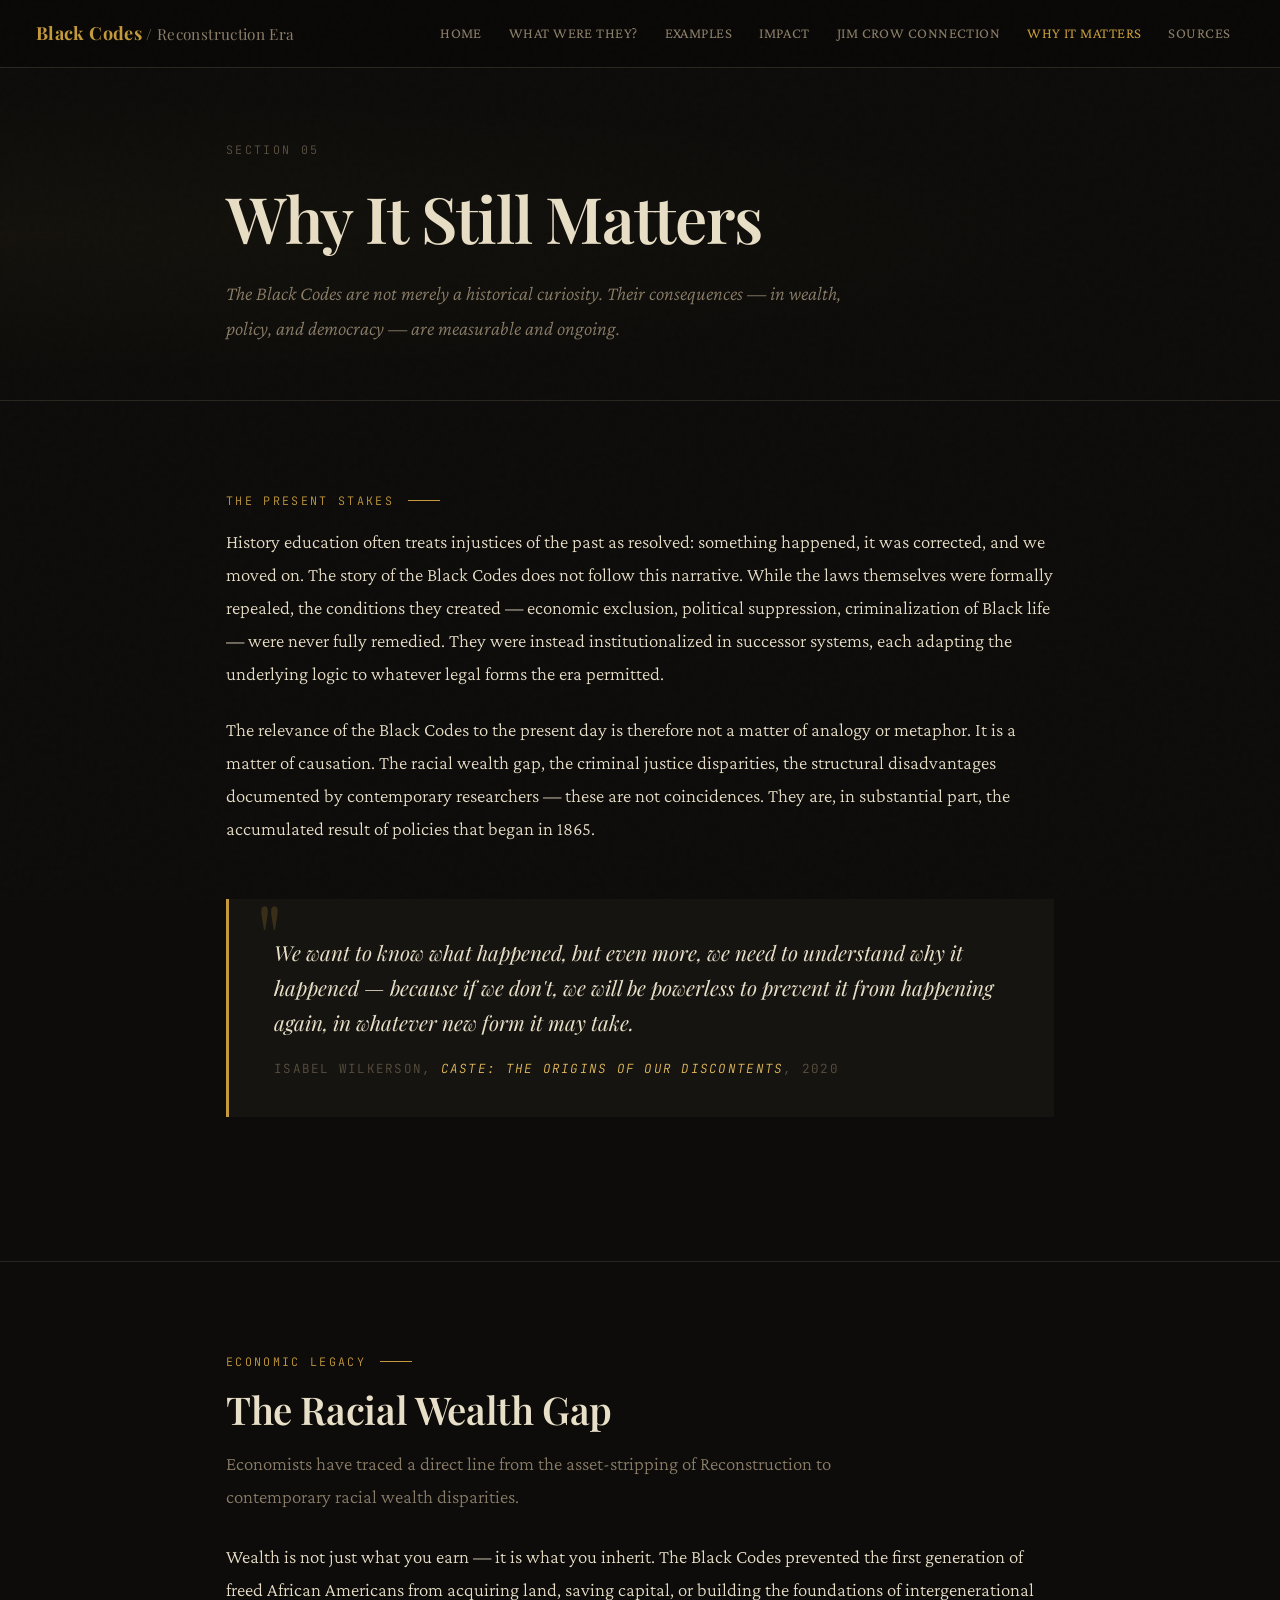
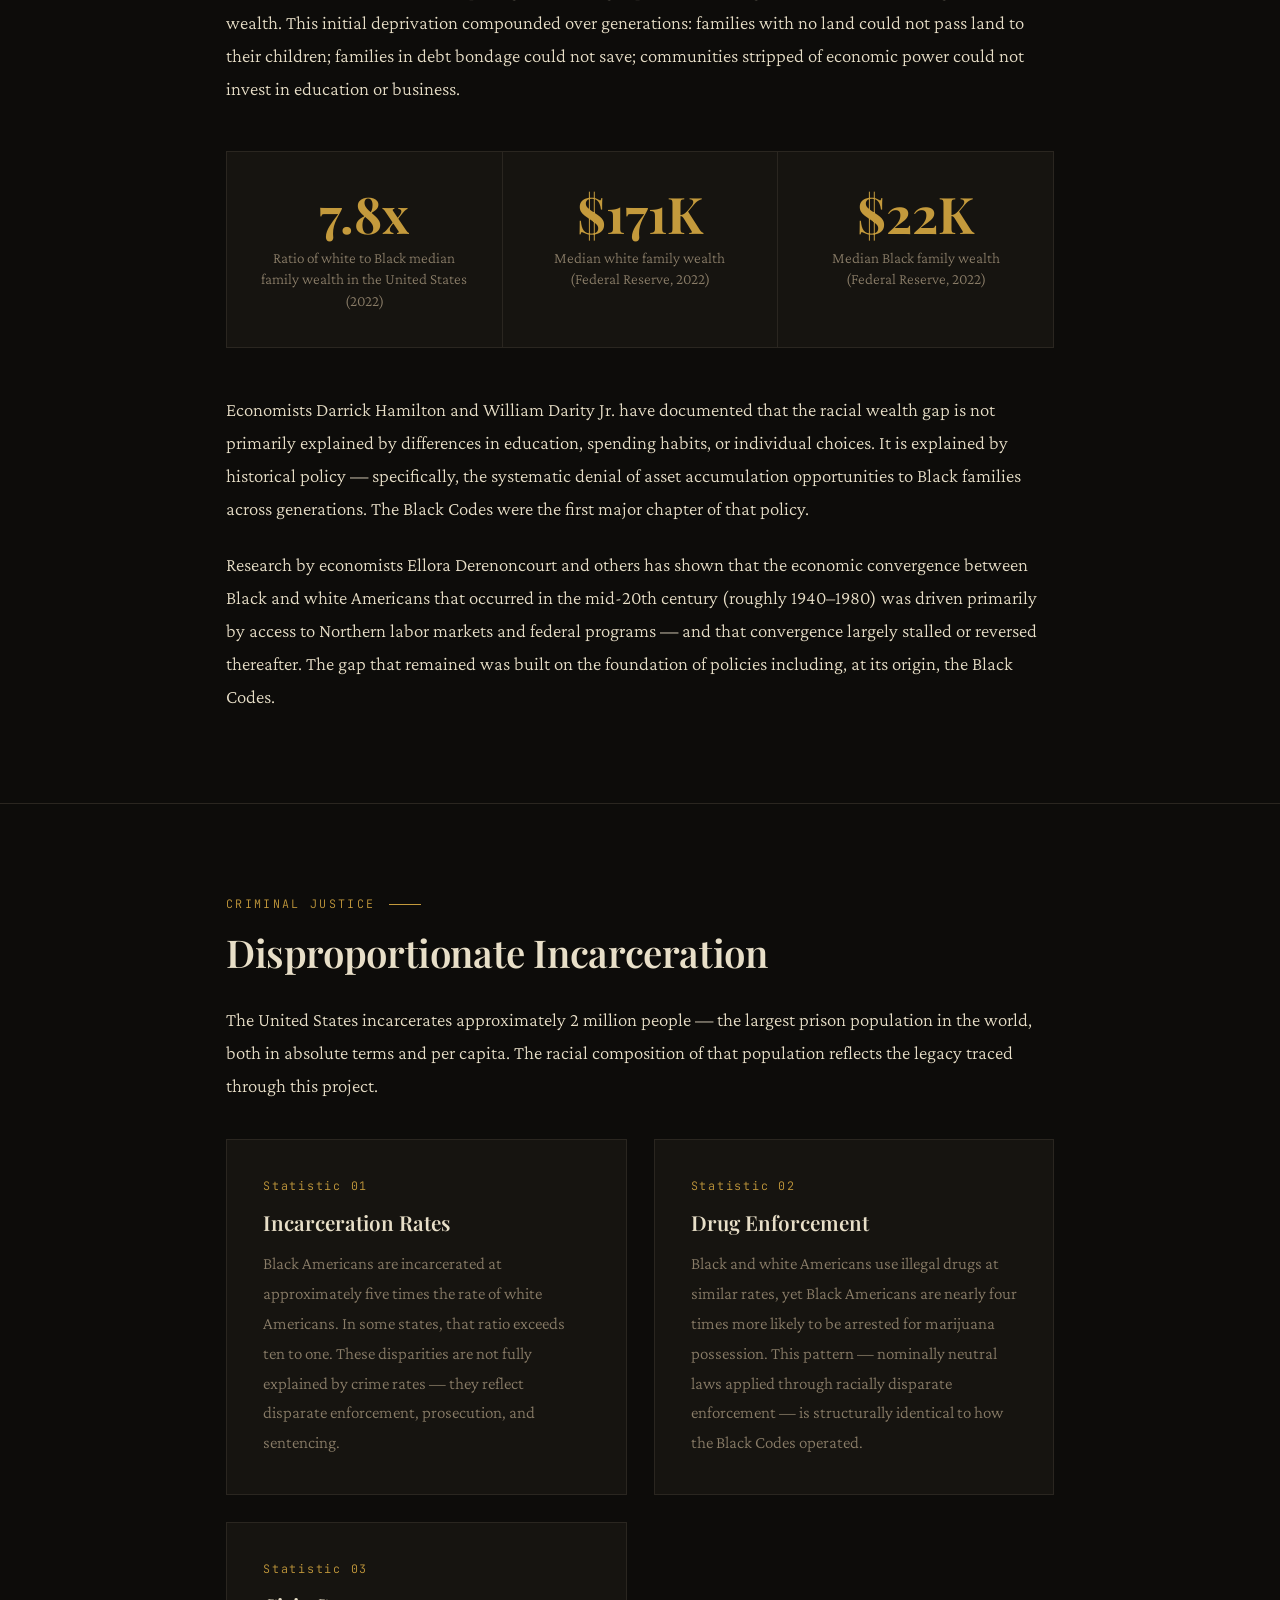
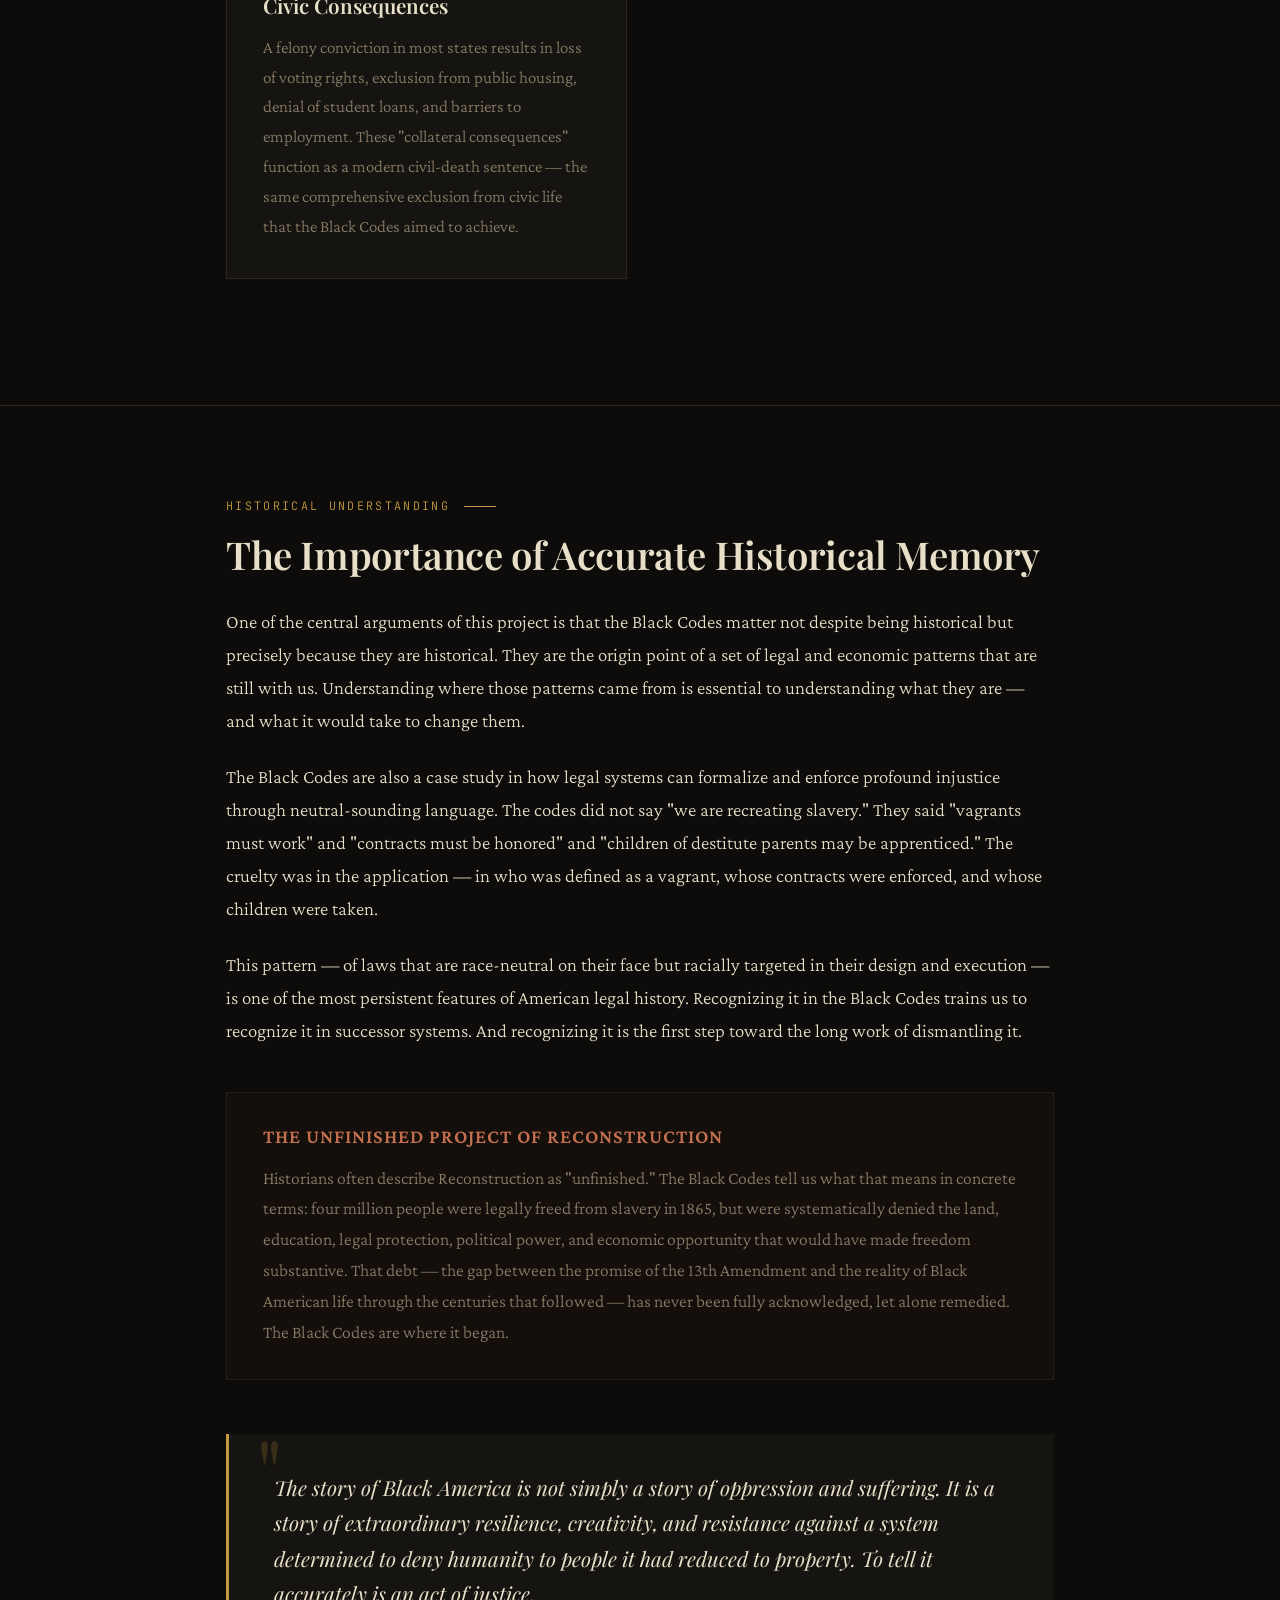
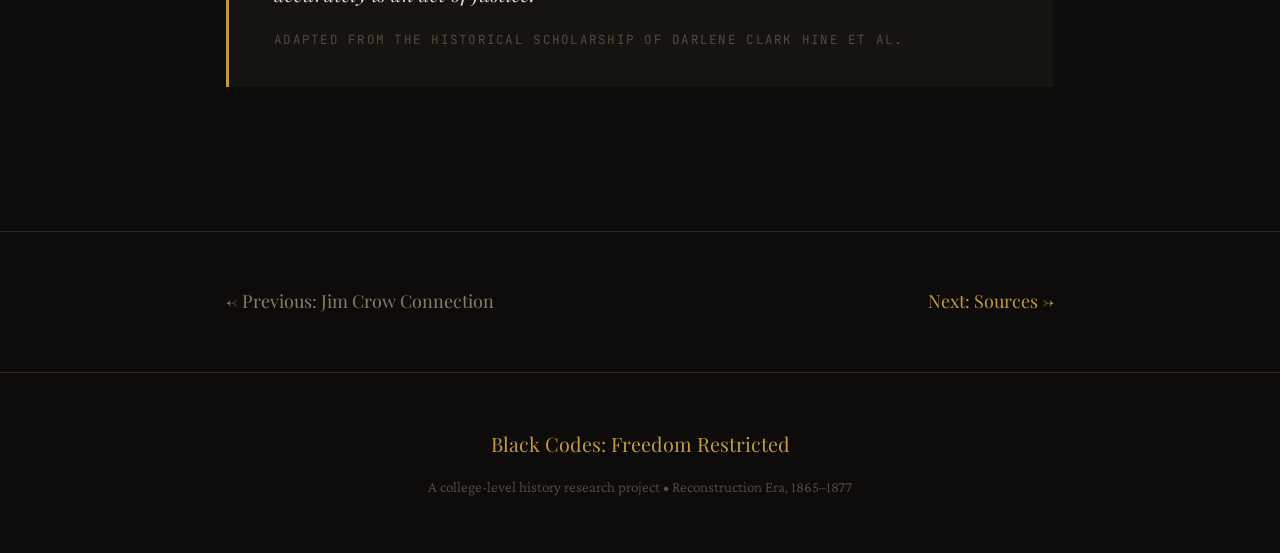
<file: why-it-matters.html>
<!DOCTYPE html>
<html lang="en">
<head>
  <meta charset="UTF-8" />
  <meta name="viewport" content="width=device-width, initial-scale=1.0" />
  <title>Why It Still Matters — Black Codes History Project</title>
  <meta name="description" content="The long-term effects of Black Codes on contemporary racial wealth gaps, criminal justice disparities, and American democracy." />
  <link rel="stylesheet" href="styles.css" />
</head>
<body>

  <nav class="nav">
    <div class="nav-brand">Black Codes <span>/ Reconstruction Era</span></div>
    <ul class="nav-links">
      <li><a href="index.html">Home</a></li>
      <li><a href="what-were-black-codes.html">What Were They?</a></li>
      <li><a href="examples.html">Examples</a></li>
      <li><a href="impact.html">Impact</a></li>
      <li><a href="connection.html">Jim Crow Connection</a></li>
      <li><a href="why-it-matters.html">Why It Matters</a></li>
      <li><a href="sources.html">Sources</a></li>
    </ul>
    <button class="nav-toggle" aria-label="Toggle navigation">
      <span></span><span></span><span></span>
    </button>
  </nav>

  <div class="page-wrapper">

    <div class="page-hero">
      <div class="container">
        <div class="page-number">Section 05</div>
        <h1>Why It Still Matters</h1>
        <p class="subtitle">
          The Black Codes are not merely a historical curiosity. Their consequences — 
          in wealth, policy, and democracy — are measurable and ongoing.
        </p>
      </div>
    </div>

    <!-- Opening Argument -->
    <section>
      <div class="container">
        <div class="section-label">The Present Stakes</div>

        <p class="fade-up">
          History education often treats injustices of the past as resolved: something 
          happened, it was corrected, and we moved on. The story of the Black Codes 
          does not follow this narrative. While the laws themselves were formally 
          repealed, the conditions they created — economic exclusion, political 
          suppression, criminalization of Black life — were never fully remedied. 
          They were instead institutionalized in successor systems, each adapting 
          the underlying logic to whatever legal forms the era permitted.
        </p>

        <p class="fade-up">
          The relevance of the Black Codes to the present day is therefore not a 
          matter of analogy or metaphor. It is a matter of causation. The racial 
          wealth gap, the criminal justice disparities, the structural disadvantages 
          documented by contemporary researchers — these are not coincidences. 
          They are, in substantial part, the accumulated result of policies that 
          began in 1865.
        </p>

        <div class="quote-block fade-up">
          <blockquote>
            We want to know what happened, but even more, we need to understand 
            why it happened — because if we don't, we will be powerless to prevent 
            it from happening again, in whatever new form it may take.
          </blockquote>
          <div class="quote-source">Isabel Wilkerson, <em>Caste: The Origins of Our Discontents</em>, 2020</div>
        </div>
      </div>
    </section>

    <!-- Racial Wealth Gap -->
    <section>
      <div class="container">
        <div class="section-label">Economic Legacy</div>
        <div class="section-heading">
          <h2>The Racial Wealth Gap</h2>
          <p>Economists have traced a direct line from the asset-stripping of 
          Reconstruction to contemporary racial wealth disparities.</p>
        </div>

        <p class="fade-up">
          Wealth is not just what you earn — it is what you inherit. The Black Codes 
          prevented the first generation of freed African Americans from acquiring 
          land, saving capital, or building the foundations of intergenerational wealth. 
          This initial deprivation compounded over generations: families with no land 
          could not pass land to their children; families in debt bondage could not 
          save; communities stripped of economic power could not invest in education 
          or business.
        </p>

        <div class="stat-row fade-up">
          <div class="stat-box">
            <div class="stat-number">7.8x</div>
            <div class="stat-label">Ratio of white to Black median family wealth in the United States (2022)</div>
          </div>
          <div class="stat-box">
            <div class="stat-number">$171K</div>
            <div class="stat-label">Median white family wealth (Federal Reserve, 2022)</div>
          </div>
          <div class="stat-box">
            <div class="stat-number">$22K</div>
            <div class="stat-label">Median Black family wealth (Federal Reserve, 2022)</div>
          </div>
        </div>

        <div class="fade-up">
          <p>
            Economists Darrick Hamilton and William Darity Jr. have documented that 
            the racial wealth gap is not primarily explained by differences in education, 
            spending habits, or individual choices. It is explained by historical 
            policy — specifically, the systematic denial of asset accumulation 
            opportunities to Black families across generations. The Black Codes 
            were the first major chapter of that policy.
          </p>
          <p>
            Research by economists Ellora Derenoncourt and others has shown that 
            the economic convergence between Black and white Americans that occurred 
            in the mid-20th century (roughly 1940–1980) was driven primarily by 
            access to Northern labor markets and federal programs — and that 
            convergence largely stalled or reversed thereafter. The gap that 
            remained was built on the foundation of policies including, 
            at its origin, the Black Codes.
          </p>
        </div>
      </div>
    </section>

    <!-- Criminal Justice -->
    <section>
      <div class="container">
        <div class="section-label">Criminal Justice</div>
        <div class="section-heading">
          <h2>Disproportionate Incarceration</h2>
        </div>

        <p class="fade-up">
          The United States incarcerates approximately 2 million people — the largest 
          prison population in the world, both in absolute terms and per capita. 
          The racial composition of that population reflects the legacy traced 
          through this project.
        </p>

        <div class="card-grid fade-up">
          <div class="card">
            <div class="card-number">Statistic 01</div>
            <h3>Incarceration Rates</h3>
            <p>
              Black Americans are incarcerated at approximately five times the rate 
              of white Americans. In some states, that ratio exceeds ten to one. 
              These disparities are not fully explained by crime rates — 
              they reflect disparate enforcement, prosecution, and sentencing.
            </p>
          </div>
          <div class="card">
            <div class="card-number">Statistic 02</div>
            <h3>Drug Enforcement</h3>
            <p>
              Black and white Americans use illegal drugs at similar rates, yet 
              Black Americans are nearly four times more likely to be arrested 
              for marijuana possession. This pattern — nominally neutral laws 
              applied through racially disparate enforcement — is structurally 
              identical to how the Black Codes operated.
            </p>
          </div>
          <div class="card">
            <div class="card-number">Statistic 03</div>
            <h3>Civic Consequences</h3>
            <p>
              A felony conviction in most states results in loss of voting rights, 
              exclusion from public housing, denial of student loans, and barriers 
              to employment. These "collateral consequences" function as a modern 
              civil-death sentence — the same comprehensive exclusion from civic 
              life that the Black Codes aimed to achieve.
            </p>
          </div>
        </div>
      </div>
    </section>

    <!-- Why We Study This -->
    <section>
      <div class="container">
        <div class="section-label">Historical Understanding</div>
        <div class="section-heading">
          <h2>The Importance of Accurate Historical Memory</h2>
        </div>

        <div class="fade-up">
          <p>
            One of the central arguments of this project is that the Black Codes 
            matter not despite being historical but precisely because they are historical. 
            They are the origin point of a set of legal and economic patterns that are 
            still with us. Understanding where those patterns came from is essential 
            to understanding what they are — and what it would take to change them.
          </p>
          <p>
            The Black Codes are also a case study in how legal systems can 
            formalize and enforce profound injustice through neutral-sounding language. 
            The codes did not say "we are recreating slavery." They said "vagrants must 
            work" and "contracts must be honored" and "children of destitute parents 
            may be apprenticed." The cruelty was in the application — in who was 
            defined as a vagrant, whose contracts were enforced, and whose children 
            were taken.
          </p>
          <p>
            This pattern — of laws that are race-neutral on their face but racially 
            targeted in their design and execution — is one of the most persistent 
            features of American legal history. Recognizing it in the Black Codes 
            trains us to recognize it in successor systems. And recognizing it 
            is the first step toward the long work of dismantling it.
          </p>
        </div>

        <div class="callout fade-up">
          <h4>The Unfinished Project of Reconstruction</h4>
          <p>
            Historians often describe Reconstruction as "unfinished." The Black Codes 
            tell us what that means in concrete terms: four million people were legally 
            freed from slavery in 1865, but were systematically denied the land, 
            education, legal protection, political power, and economic opportunity 
            that would have made freedom substantive. That debt — the gap between 
            the promise of the 13th Amendment and the reality of Black American life 
            through the centuries that followed — has never been fully acknowledged, 
            let alone remedied. The Black Codes are where it began.
          </p>
        </div>

        <div class="quote-block fade-up">
          <blockquote>
            The story of Black America is not simply a story of oppression and 
            suffering. It is a story of extraordinary resilience, creativity, and 
            resistance against a system determined to deny humanity to people it 
            had reduced to property. To tell it accurately is an act of justice.
          </blockquote>
          <div class="quote-source">Adapted from the historical scholarship of Darlene Clark Hine et al.</div>
        </div>
      </div>
    </section>

    <!-- Navigation -->
    <section style="padding: 3rem 0;">
      <div class="container" style="display: flex; justify-content: space-between; align-items: center;">
        <a href="connection.html" style="color: var(--text-muted); font-family: var(--font-display);">← Previous: Jim Crow Connection</a>
        <a href="sources.html" style="color: var(--accent); font-family: var(--font-display);">Next: Sources →</a>
      </div>
    </section>

  </div>

  <footer class="footer">
    <div class="footer-inner">
      <div class="footer-brand">Black Codes: Freedom Restricted</div>
      <p>A college-level history research project &bull; Reconstruction Era, 1865–1877</p>
    </div>
  </footer>

  <script src="script.js"></script>
</body>
</html>
</file>
<file: styles.css>
/* ============================================================
   BLACK CODES — EDUCATIONAL WEBSITE
   Design: Archival Editorial — dark, dignified, museum-quality
   ============================================================ */

@import url('https://fonts.googleapis.com/css2?family=Playfair+Display:ital,wght@0,400;0,600;0,700;0,900;1,400;1,600&family=Crimson+Pro:ital,wght@0,300;0,400;0,500;0,600;1,300;1,400&family=JetBrains+Mono:wght@400;500&display=swap');

/* ── CSS Custom Properties ─────────────────────────────────── */
:root {
  --bg:           #0d0c0a;
  --bg-card:      #161410;
  --bg-raised:    #1e1b16;
  --text:         #e8dfc8;
  --text-muted:   #8a7d68;
  --text-dim:     #5a5040;
  --accent:       #c49a3c;
  --accent-light: #e0b85a;
  --accent-glow:  rgba(196, 154, 60, 0.15);
  --rust:         #8b4a2a;
  --border:       #2a2620;
  --border-light: #3a3428;
  --nav-height:   68px;

  --font-display: 'Playfair Display', Georgia, serif;
  --font-body:    'Crimson Pro', Georgia, serif;
  --font-mono:    'JetBrains Mono', monospace;

  --transition:   0.3s cubic-bezier(0.4, 0, 0.2, 1);
  --shadow-card:  0 4px 24px rgba(0,0,0,0.5);
  --shadow-glow:  0 0 40px rgba(196,154,60,0.08);
}

/* ── Reset & Base ───────────────────────────────────────────── */
*, *::before, *::after { box-sizing: border-box; margin: 0; padding: 0; }

html { scroll-behavior: smooth; font-size: 18px; }

body {
  background-color: var(--bg);
  color: var(--text);
  font-family: var(--font-body);
  font-weight: 300;
  line-height: 1.75;
  min-height: 100vh;
  overflow-x: hidden;
}

/* Subtle grain texture overlay */
body::before {
  content: '';
  position: fixed;
  inset: 0;
  background-image: url("data:image/svg+xml,%3Csvg viewBox='0 0 200 200' xmlns='http://www.w3.org/2000/svg'%3E%3Cfilter id='noise'%3E%3CfeTurbulence type='fractalNoise' baseFrequency='0.85' numOctaves='4' stitchTiles='stitch'/%3E%3C/filter%3E%3Crect width='100%25' height='100%25' filter='url(%23noise)' opacity='0.04'/%3E%3C/svg%3E");
  pointer-events: none;
  z-index: 1000;
  opacity: 0.4;
}

img { max-width: 100%; display: block; }
a { color: var(--accent); text-decoration: none; transition: color var(--transition); }
a:hover { color: var(--accent-light); }

/* ── Typography ─────────────────────────────────────────────── */
h1, h2, h3, h4 {
  font-family: var(--font-display);
  font-weight: 600;
  line-height: 1.25;
  color: var(--text);
}

h1 { font-size: clamp(2.2rem, 5vw, 3.8rem); letter-spacing: -0.02em; }
h2 { font-size: clamp(1.6rem, 3vw, 2.4rem); letter-spacing: -0.01em; }
h3 { font-size: clamp(1.2rem, 2vw, 1.65rem); }
h4 { font-size: 1.1rem; letter-spacing: 0.05em; text-transform: uppercase; color: var(--accent); font-family: var(--font-body); font-weight: 600; }

p { margin-bottom: 1.25rem; font-size: 1.05rem; }
p:last-child { margin-bottom: 0; }

strong { font-weight: 600; color: #e8dfc8; }
em { font-style: italic; color: var(--accent-light); }

/* ── Navigation ─────────────────────────────────────────────── */
.nav {
  position: fixed;
  top: 0; left: 0; right: 0;
  height: var(--nav-height);
  background: rgba(10, 9, 7, 0.95);
  backdrop-filter: blur(12px);
  -webkit-backdrop-filter: blur(12px);
  border-bottom: 1px solid var(--border);
  z-index: 900;
  display: flex;
  align-items: center;
  padding: 0 2rem;
  transition: box-shadow var(--transition);
}

.nav.scrolled { box-shadow: 0 4px 32px rgba(0,0,0,0.6); }

.nav-brand {
  font-family: var(--font-display);
  font-size: 1rem;
  font-weight: 700;
  color: var(--accent);
  letter-spacing: 0.02em;
  white-space: nowrap;
  margin-right: 2rem;
  flex-shrink: 0;
}

.nav-brand span { color: var(--text-muted); font-weight: 400; font-size: 0.85rem; }

.nav-links {
  display: flex;
  align-items: center;
  gap: 0;
  list-style: none;
  flex: 1;
  justify-content: flex-end;
  flex-wrap: nowrap;
  overflow: hidden;
}

.nav-links a {
  display: block;
  padding: 0.35rem 0.75rem;
  color: var(--text-muted);
  font-family: var(--font-body);
  font-size: 0.82rem;
  font-weight: 400;
  letter-spacing: 0.03em;
  text-transform: uppercase;
  white-space: nowrap;
  transition: color var(--transition);
  position: relative;
}

.nav-links a::after {
  content: '';
  position: absolute;
  bottom: -2px; left: 0.75rem; right: 0.75rem;
  height: 1px;
  background: var(--accent);
  transform: scaleX(0);
  transition: transform var(--transition);
}

.nav-links a:hover { color: var(--text); }
.nav-links a:hover::after { transform: scaleX(1); }
.nav-links a.active { color: var(--accent); }
.nav-links a.active::after { transform: scaleX(1); }

.nav-toggle {
  display: none;
  flex-direction: column;
  gap: 5px;
  cursor: pointer;
  margin-left: auto;
  padding: 0.5rem;
}

.nav-toggle span {
  display: block;
  width: 24px;
  height: 1.5px;
  background: var(--text-muted);
  transition: all var(--transition);
}

/* ── Page Structure ──────────────────────────────────────────── */
.page-wrapper {
  padding-top: var(--nav-height);
  min-height: 100vh;
}

.container {
  max-width: 900px;
  margin: 0 auto;
  padding: 0 2rem;
}

.container-wide {
  max-width: 1100px;
  margin: 0 auto;
  padding: 0 2rem;
}

section {
  padding: 5rem 0;
}

section + section {
  border-top: 1px solid var(--border);
}

/* ── Hero (Home Page) ───────────────────────────────────────── */
.hero {
  position: relative;
  min-height: calc(100vh - var(--nav-height));
  display: flex;
  align-items: center;
  overflow: hidden;
  padding: 4rem 0;
}

.hero-bg {
  position: absolute;
  inset: 0;
  background:
    radial-gradient(ellipse at 20% 50%, rgba(139, 74, 42, 0.08) 0%, transparent 60%),
    radial-gradient(ellipse at 80% 20%, rgba(196, 154, 60, 0.06) 0%, transparent 50%),
    linear-gradient(to bottom, #0d0c0a 0%, #12100c 50%, #0d0c0a 100%);
  z-index: 0;
}

/* Decorative horizontal lines */
.hero-bg::before {
  content: '';
  position: absolute;
  top: 0; left: 0; right: 0; bottom: 0;
  background-image: repeating-linear-gradient(
    0deg,
    transparent,
    transparent 80px,
    rgba(196,154,60,0.02) 80px,
    rgba(196,154,60,0.02) 81px
  );
}

.hero-content {
  position: relative;
  z-index: 1;
}

.hero-eyebrow {
  font-family: var(--font-mono);
  font-size: 0.7rem;
  letter-spacing: 0.2em;
  text-transform: uppercase;
  color: var(--accent);
  margin-bottom: 1.5rem;
  display: flex;
  align-items: center;
  gap: 1rem;
}

.hero-eyebrow::before {
  content: '';
  display: block;
  width: 40px;
  height: 1px;
  background: var(--accent);
}

.hero h1 {
  font-size: clamp(2.4rem, 6vw, 4.8rem);
  font-weight: 900;
  line-height: 1.1;
  margin-bottom: 2rem;
  color: var(--text);
}

.hero h1 em {
  display: block;
  font-style: italic;
  font-weight: 400;
  color: var(--accent);
  font-size: 0.75em;
}

.hero-intro {
  font-size: 1.15rem;
  font-weight: 300;
  color: var(--text-muted);
  max-width: 640px;
  margin-bottom: 2.5rem;
  line-height: 1.8;
}

.thesis-box {
  border-left: 3px solid var(--accent);
  padding: 1.5rem 2rem;
  background: var(--accent-glow);
  max-width: 720px;
  margin: 2rem 0;
}

.thesis-box p {
  font-size: 1.1rem;
  font-style: italic;
  color: var(--text);
  font-family: var(--font-display);
  font-weight: 400;
  margin: 0;
}

.thesis-label {
  font-family: var(--font-mono);
  font-size: 0.65rem;
  letter-spacing: 0.2em;
  text-transform: uppercase;
  color: var(--accent);
  margin-bottom: 0.75rem;
}

/* ── Page Hero (inner pages) ────────────────────────────────── */
.page-hero {
  padding: 4rem 0 3rem;
  border-bottom: 1px solid var(--border);
  position: relative;
  overflow: hidden;
}

.page-hero::before {
  content: '';
  position: absolute;
  top: 0; left: 0; right: 0; bottom: 0;
  background: radial-gradient(ellipse at 0% 50%, rgba(196,154,60,0.04) 0%, transparent 60%);
  pointer-events: none;
}

.page-number {
  font-family: var(--font-mono);
  font-size: 0.65rem;
  letter-spacing: 0.2em;
  color: var(--text-dim);
  text-transform: uppercase;
  margin-bottom: 1rem;
}

.page-hero h1 {
  margin-bottom: 1rem;
}

.page-hero .subtitle {
  font-size: 1.1rem;
  color: var(--text-muted);
  max-width: 640px;
  font-style: italic;
}

/* ── Dividers ───────────────────────────────────────────────── */
.divider {
  display: flex;
  align-items: center;
  gap: 1rem;
  margin: 3rem 0;
  color: var(--text-dim);
  font-family: var(--font-mono);
  font-size: 0.6rem;
  letter-spacing: 0.2em;
  text-transform: uppercase;
}

.divider::before, .divider::after {
  content: '';
  flex: 1;
  height: 1px;
  background: var(--border-light);
}

/* ── Cards ──────────────────────────────────────────────────── */
.card-grid {
  display: grid;
  grid-template-columns: repeat(auto-fit, minmax(260px, 1fr));
  gap: 1.5rem;
  margin: 2rem 0;
}

.card {
  background: var(--bg-card);
  border: 1px solid var(--border);
  padding: 2rem;
  transition: all var(--transition);
  position: relative;
  overflow: hidden;
}

.card::before {
  content: '';
  position: absolute;
  top: 0; left: 0; right: 0;
  height: 2px;
  background: linear-gradient(90deg, var(--accent), transparent);
  transform: scaleX(0);
  transform-origin: left;
  transition: transform var(--transition);
}

.card:hover {
  border-color: var(--border-light);
  transform: translateY(-3px);
  box-shadow: var(--shadow-card);
}

.card:hover::before { transform: scaleX(1); }

.card-number {
  font-family: var(--font-mono);
  font-size: 0.65rem;
  color: var(--accent);
  letter-spacing: 0.15em;
  margin-bottom: 0.75rem;
}

.card h3 {
  font-size: 1.15rem;
  margin-bottom: 0.75rem;
}

.card p {
  font-size: 0.95rem;
  color: var(--text-muted);
  margin: 0;
}

.card-link {
  display: inline-flex;
  align-items: center;
  gap: 0.5rem;
  margin-top: 1.25rem;
  font-size: 0.85rem;
  font-weight: 500;
  color: var(--accent);
  letter-spacing: 0.03em;
}

.card-link::after { content: '→'; }
.card-link:hover { color: var(--accent-light); }

/* ── Quote Blocks ───────────────────────────────────────────── */
.quote-block {
  background: var(--bg-card);
  border-left: 3px solid var(--accent);
  padding: 2rem 2.5rem;
  margin: 3rem 0;
  position: relative;
}

.quote-block::before {
  content: '"';
  position: absolute;
  top: -0.5rem;
  left: 1.5rem;
  font-family: var(--font-display);
  font-size: 5rem;
  color: var(--accent);
  opacity: 0.2;
  line-height: 1;
}

.quote-block blockquote {
  font-family: var(--font-display);
  font-size: 1.15rem;
  font-style: italic;
  font-weight: 400;
  color: var(--text);
  margin-bottom: 1rem;
  line-height: 1.7;
}

.quote-source {
  font-family: var(--font-mono);
  font-size: 0.7rem;
  letter-spacing: 0.1em;
  text-transform: uppercase;
  color: var(--text-dim);
}

/* ── Stat Boxes ─────────────────────────────────────────────── */
.stat-row {
  display: grid;
  grid-template-columns: repeat(auto-fit, minmax(180px, 1fr));
  gap: 1px;
  background: var(--border);
  border: 1px solid var(--border);
  margin: 2.5rem 0;
}

.stat-box {
  background: var(--bg-card);
  padding: 2rem 1.5rem;
  text-align: center;
}

.stat-number {
  font-family: var(--font-display);
  font-size: 2.8rem;
  font-weight: 700;
  color: var(--accent);
  line-height: 1;
  margin-bottom: 0.5rem;
}

.stat-label {
  font-size: 0.85rem;
  color: var(--text-muted);
  line-height: 1.4;
}

/* ── Historical Image Frames ────────────────────────────────── */
.image-frame {
  border: 1px solid var(--border-light);
  padding: 0.75rem;
  background: var(--bg-card);
  display: inline-block;
  max-width: 100%;
}

.image-frame img {
  display: block;
  width: 100%;
  filter: sepia(20%) contrast(1.05);
}

.image-caption {
  padding-top: 0.75rem;
  font-family: var(--font-mono);
  font-size: 0.65rem;
  color: var(--text-dim);
  letter-spacing: 0.08em;
  text-transform: uppercase;
  line-height: 1.5;
}

/* Decorative historical document style block */
.doc-block {
  background: #1a1610;
  border: 1px solid #3a3020;
  padding: 2.5rem;
  margin: 2rem 0;
  position: relative;
  font-family: var(--font-body);
}

.doc-block::before {
  content: 'Historical Document';
  position: absolute;
  top: -0.7rem;
  left: 1.5rem;
  background: var(--bg);
  padding: 0 0.75rem;
  font-family: var(--font-mono);
  font-size: 0.6rem;
  letter-spacing: 0.2em;
  text-transform: uppercase;
  color: var(--accent);
  border: 1px solid #3a3020;
}

.doc-title {
  font-family: var(--font-display);
  font-size: 1.1rem;
  font-weight: 700;
  color: var(--accent-light);
  margin-bottom: 1.25rem;
  text-align: center;
  letter-spacing: 0.04em;
}

.doc-block p {
  font-size: 0.95rem;
  color: #c8b898;
  line-height: 1.8;
}

/* ── Info Panels ────────────────────────────────────────────── */
.info-panel {
  display: grid;
  grid-template-columns: 1fr 1fr;
  gap: 2px;
  background: var(--border);
  border: 1px solid var(--border);
  margin: 2.5rem 0;
}

.info-panel-cell {
  background: var(--bg-card);
  padding: 1.75rem;
}

.info-panel-cell h4 {
  margin-bottom: 0.75rem;
}

.info-panel-cell p {
  font-size: 0.95rem;
  color: var(--text-muted);
  margin: 0;
}

/* ── Timeline ───────────────────────────────────────────────── */
.timeline {
  position: relative;
  padding-left: 3rem;
  margin: 2rem 0;
}

.timeline::before {
  content: '';
  position: absolute;
  left: 0.5rem;
  top: 0;
  bottom: 0;
  width: 1px;
  background: linear-gradient(to bottom, var(--accent), transparent);
}

.timeline-item {
  position: relative;
  margin-bottom: 2.5rem;
}

.timeline-item::before {
  content: '';
  position: absolute;
  left: -2.75rem;
  top: 0.4rem;
  width: 8px;
  height: 8px;
  background: var(--accent);
  border-radius: 50%;
  box-shadow: 0 0 0 3px var(--accent-glow);
}

.timeline-year {
  font-family: var(--font-mono);
  font-size: 0.65rem;
  color: var(--accent);
  letter-spacing: 0.15em;
  margin-bottom: 0.4rem;
}

.timeline-item h3 {
  font-size: 1.05rem;
  margin-bottom: 0.5rem;
}

.timeline-item p {
  font-size: 0.95rem;
  color: var(--text-muted);
  margin: 0;
}

/* ── Comparison Table ───────────────────────────────────────── */
.compare-table {
  width: 100%;
  border-collapse: collapse;
  margin: 2rem 0;
  font-size: 0.95rem;
}

.compare-table th {
  background: var(--bg-card);
  padding: 1rem 1.25rem;
  text-align: left;
  font-family: var(--font-body);
  font-weight: 600;
  color: var(--accent);
  letter-spacing: 0.05em;
  text-transform: uppercase;
  font-size: 0.8rem;
  border-bottom: 2px solid var(--accent);
}

.compare-table td {
  padding: 1rem 1.25rem;
  border-bottom: 1px solid var(--border);
  color: var(--text-muted);
  vertical-align: top;
}

.compare-table tr:hover td {
  background: rgba(196,154,60,0.03);
  color: var(--text);
}

/* ── Law Section Blocks ─────────────────────────────────────── */
.law-section {
  border: 1px solid var(--border);
  background: var(--bg-card);
  margin: 2rem 0;
  overflow: hidden;
}

.law-header {
  background: var(--bg-raised);
  padding: 1.25rem 2rem;
  border-bottom: 1px solid var(--border);
  display: flex;
  align-items: center;
  gap: 1rem;
}

.law-tag {
  font-family: var(--font-mono);
  font-size: 0.6rem;
  letter-spacing: 0.15em;
  text-transform: uppercase;
  background: rgba(196,154,60,0.1);
  color: var(--accent);
  padding: 0.3rem 0.7rem;
  border: 1px solid rgba(196,154,60,0.2);
}

.law-header h3 {
  font-size: 1rem;
  margin: 0;
}

.law-body {
  padding: 1.75rem 2rem;
}

.law-body p {
  font-size: 0.98rem;
  color: var(--text-muted);
  margin-bottom: 1rem;
}

.law-example {
  background: rgba(139,74,42,0.08);
  border-left: 2px solid var(--rust);
  padding: 1rem 1.5rem;
  margin: 1.25rem 0;
  font-style: italic;
  font-size: 0.95rem;
  color: #c8b080;
}

/* ── States Grid ────────────────────────────────────────────── */
.states-grid {
  display: flex;
  flex-wrap: wrap;
  gap: 0.5rem;
  margin: 1.5rem 0;
}

.state-pill {
  background: var(--bg-raised);
  border: 1px solid var(--border-light);
  padding: 0.4rem 1rem;
  font-size: 0.85rem;
  color: var(--text-muted);
  font-family: var(--font-body);
  transition: all var(--transition);
}

.state-pill:hover {
  border-color: var(--accent);
  color: var(--accent);
}

/* ── Section Headings ───────────────────────────────────────── */
.section-label {
  font-family: var(--font-mono);
  font-size: 0.65rem;
  letter-spacing: 0.2em;
  text-transform: uppercase;
  color: var(--accent);
  margin-bottom: 0.75rem;
  display: flex;
  align-items: center;
  gap: 0.75rem;
}

.section-label::after {
  content: '';
  flex: 0 0 32px;
  height: 1px;
  background: var(--accent);
}

.section-heading {
  margin-bottom: 1.5rem;
}

.section-heading h2 {
  margin-bottom: 0.75rem;
}

.section-heading p {
  color: var(--text-muted);
  font-size: 1.05rem;
  max-width: 680px;
}

/* ── Sources Page ───────────────────────────────────────────── */
.source-item {
  border-bottom: 1px solid var(--border);
  padding: 1.75rem 0;
}

.source-item:last-child { border-bottom: none; }

.source-type {
  font-family: var(--font-mono);
  font-size: 0.6rem;
  letter-spacing: 0.15em;
  text-transform: uppercase;
  color: var(--accent);
  margin-bottom: 0.5rem;
}

.source-citation {
  font-size: 1rem;
  color: var(--text-muted);
  line-height: 1.7;
}

.source-citation strong {
  color: var(--text);
}

/* ── Footer ─────────────────────────────────────────────────── */
.footer {
  border-top: 1px solid var(--border);
  padding: 3rem 0;
  text-align: center;
}

.footer-inner {
  max-width: 900px;
  margin: 0 auto;
  padding: 0 2rem;
}

.footer p {
  font-size: 0.85rem;
  color: var(--text-dim);
  margin: 0;
  line-height: 1.6;
}

.footer-brand {
  font-family: var(--font-display);
  font-size: 1.1rem;
  color: var(--accent);
  margin-bottom: 0.75rem;
}

/* ── Animations ─────────────────────────────────────────────── */
.fade-up {
  opacity: 0;
  transform: translateY(24px);
  transition: opacity 0.7s ease, transform 0.7s ease;
}

.fade-up.visible {
  opacity: 1;
  transform: translateY(0);
}

.fade-up:nth-child(1) { transition-delay: 0s; }
.fade-up:nth-child(2) { transition-delay: 0.1s; }
.fade-up:nth-child(3) { transition-delay: 0.2s; }
.fade-up:nth-child(4) { transition-delay: 0.3s; }
.fade-up:nth-child(5) { transition-delay: 0.4s; }
.fade-up:nth-child(6) { transition-delay: 0.5s; }

/* ── Navigation Quick Links (home) ─────────────────────────── */
.nav-cards {
  display: grid;
  grid-template-columns: repeat(auto-fit, minmax(220px, 1fr));
  gap: 1px;
  background: var(--border);
  border: 1px solid var(--border);
  margin-top: 4rem;
}

.nav-card {
  background: var(--bg-card);
  padding: 1.5rem;
  display: block;
  color: var(--text-muted);
  transition: all var(--transition);
  position: relative;
  overflow: hidden;
}

.nav-card::before {
  content: '';
  position: absolute;
  bottom: 0; left: 0; right: 0;
  height: 2px;
  background: var(--accent);
  transform: scaleX(0);
  transform-origin: left;
  transition: transform var(--transition);
}

.nav-card:hover {
  background: var(--bg-raised);
  color: var(--text);
}

.nav-card:hover::before { transform: scaleX(1); }

.nav-card-num {
  font-family: var(--font-mono);
  font-size: 0.6rem;
  color: var(--text-dim);
  letter-spacing: 0.1em;
  margin-bottom: 0.5rem;
}

.nav-card h3 {
  font-size: 0.95rem;
  color: var(--text);
  margin-bottom: 0.4rem;
}

.nav-card p {
  font-size: 0.82rem;
  color: var(--text-muted);
  margin: 0;
  line-height: 1.4;
}

/* ── Callout Box ────────────────────────────────────────────── */
.callout {
  background: rgba(139,74,42,0.06);
  border: 1px solid rgba(139,74,42,0.2);
  padding: 1.75rem 2rem;
  margin: 2.5rem 0;
}

.callout h4 {
  color: #c47050;
  margin-bottom: 0.75rem;
}

.callout p {
  font-size: 0.98rem;
  color: var(--text-muted);
  margin: 0;
}

/* ── Responsive ─────────────────────────────────────────────── */
@media (max-width: 768px) {
  html { font-size: 16px; }

  .nav-links {
    display: none;
    position: fixed;
    top: var(--nav-height);
    left: 0; right: 0;
    background: rgba(10,9,7,0.98);
    flex-direction: column;
    align-items: stretch;
    padding: 1rem 0;
    border-bottom: 1px solid var(--border);
    gap: 0;
  }

  .nav-links.open { display: flex; }

  .nav-links a {
    padding: 0.9rem 2rem;
    font-size: 0.9rem;
  }

  .nav-links a::after { display: none; }

  .nav-toggle {
    display: flex;
    margin-left: auto;
  }

  .nav-toggle.open span:nth-child(1) { transform: translateY(6.5px) rotate(45deg); }
  .nav-toggle.open span:nth-child(2) { opacity: 0; }
  .nav-toggle.open span:nth-child(3) { transform: translateY(-6.5px) rotate(-45deg); }

  .hero h1 { font-size: 2.2rem; }
  .hero-intro { font-size: 1rem; }

  .info-panel { grid-template-columns: 1fr; }

  section { padding: 3.5rem 0; }

  .law-body, .law-header { padding-left: 1.25rem; padding-right: 1.25rem; }

  .quote-block { padding: 1.5rem; }
  .quote-block::before { font-size: 3.5rem; }
}

@media (max-width: 480px) {
  .container, .container-wide { padding: 0 1.25rem; }
  .card-grid { grid-template-columns: 1fr; }
  .stat-row { grid-template-columns: 1fr 1fr; }
}
</file>
